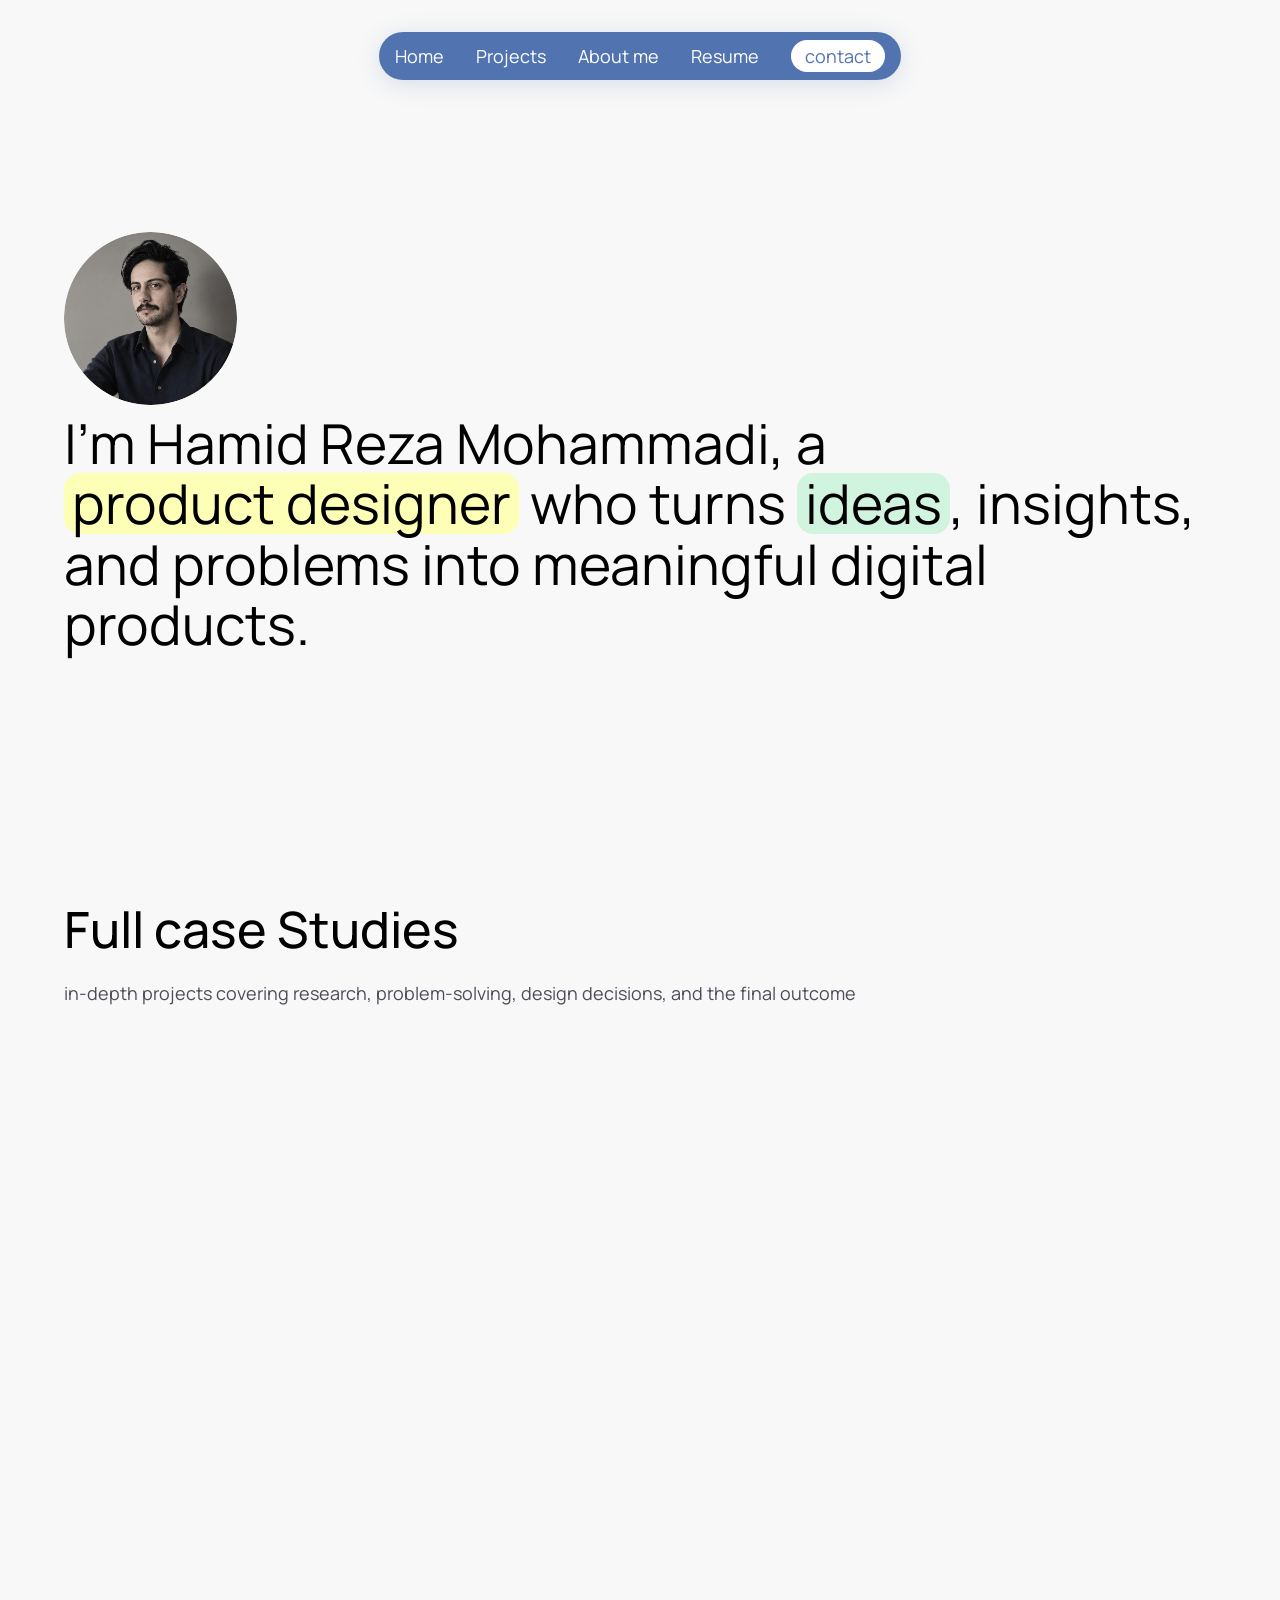
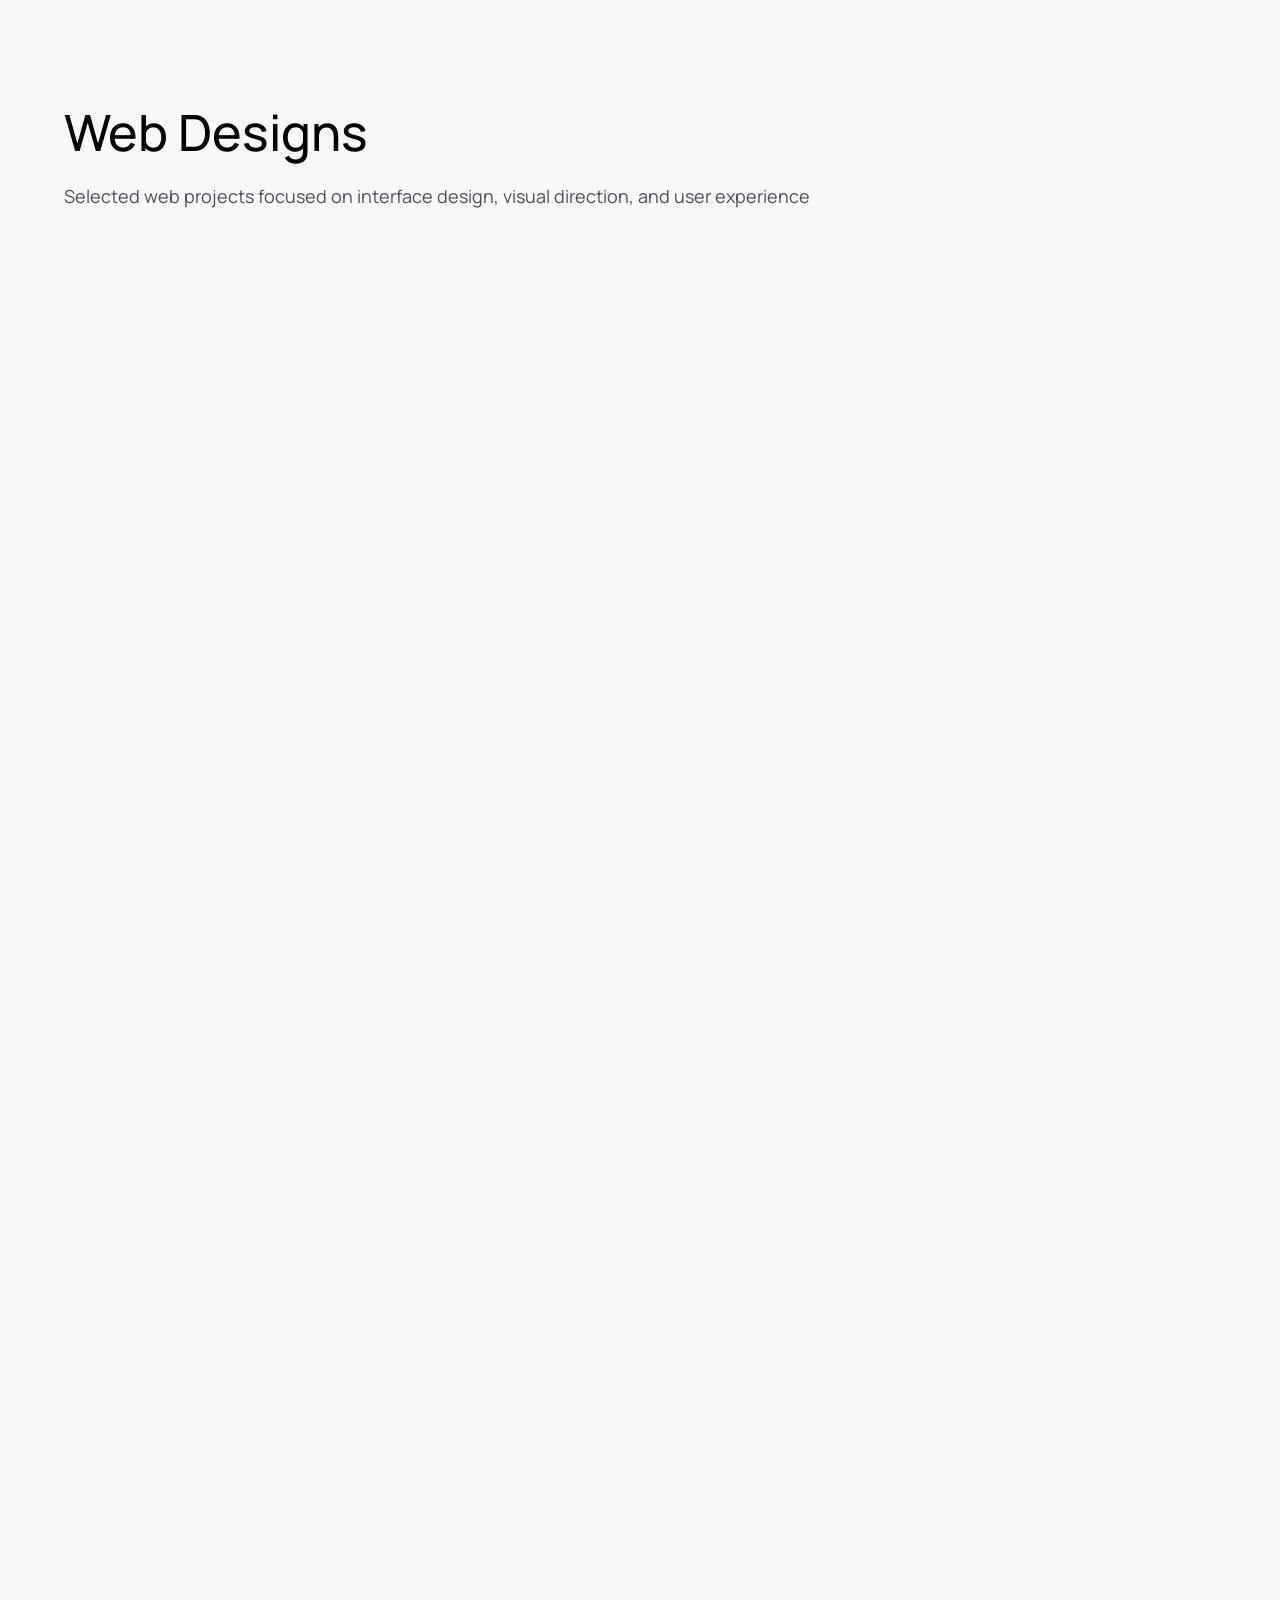
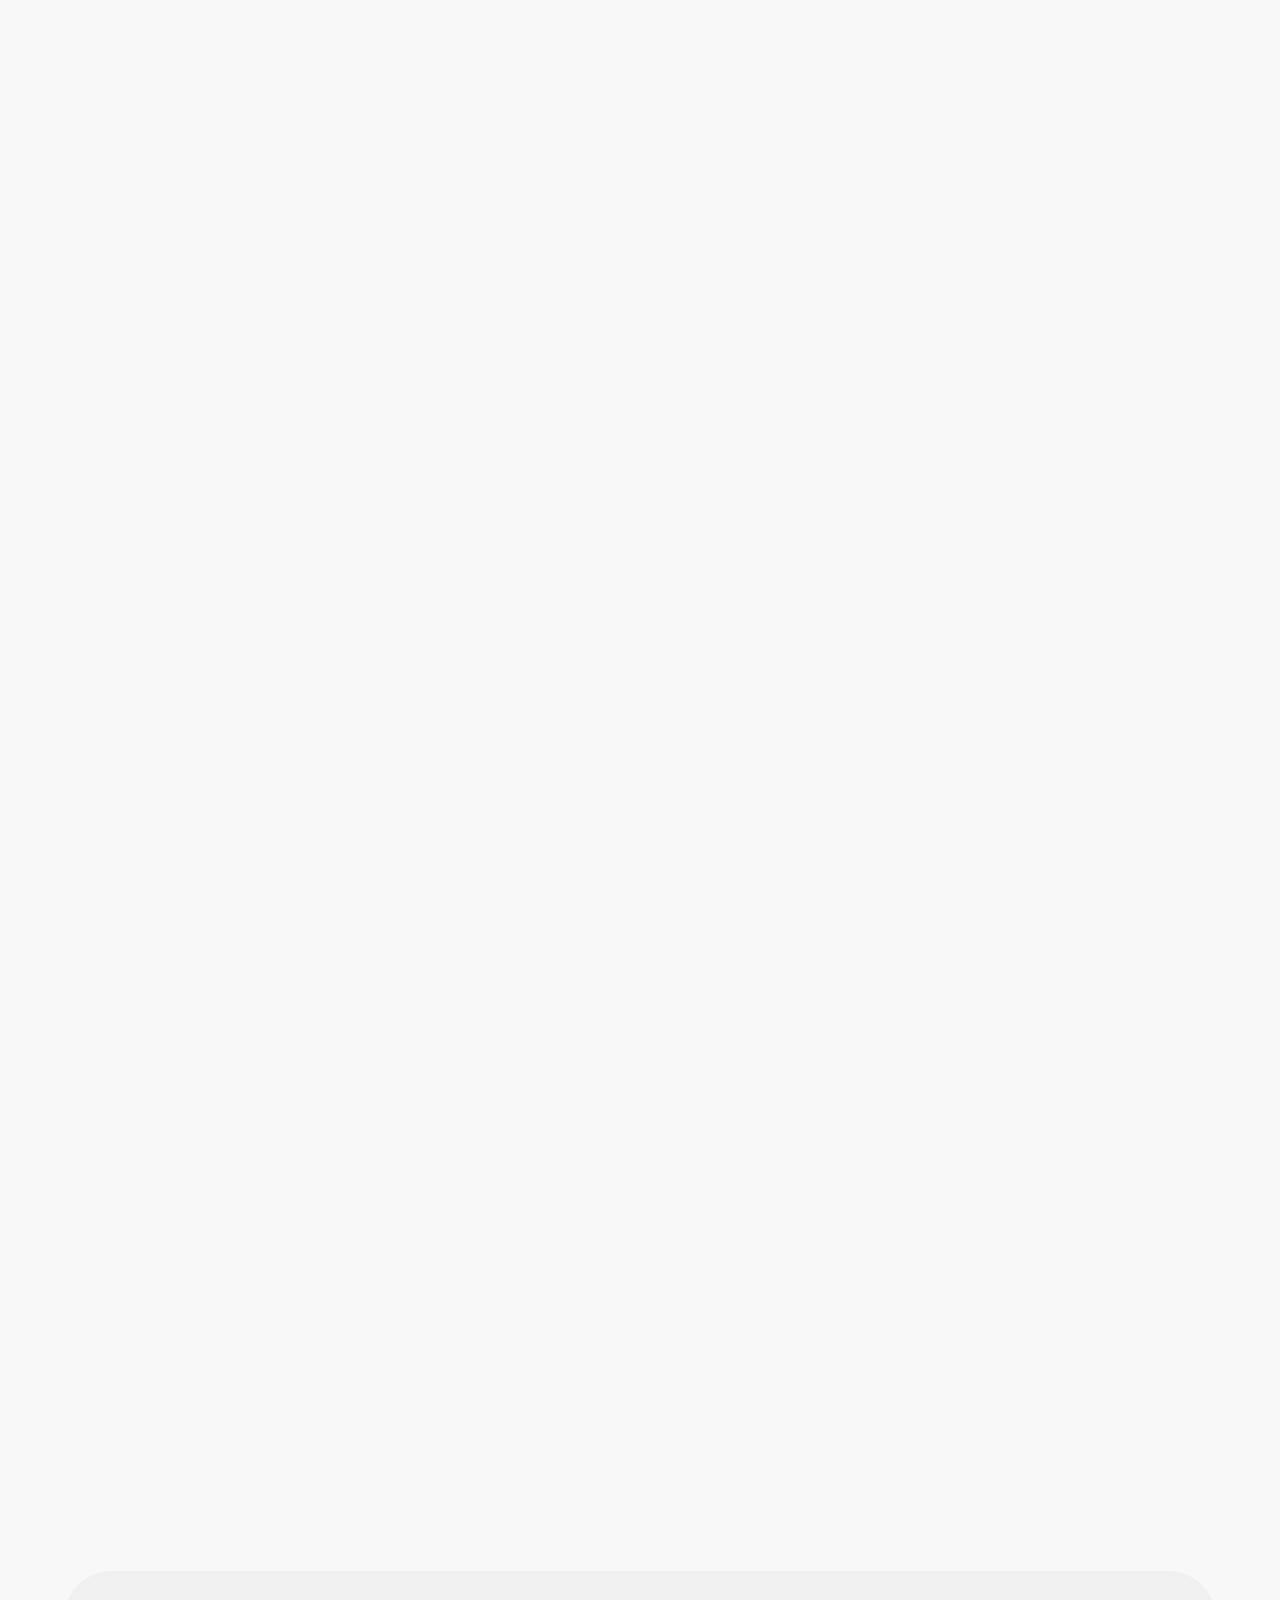
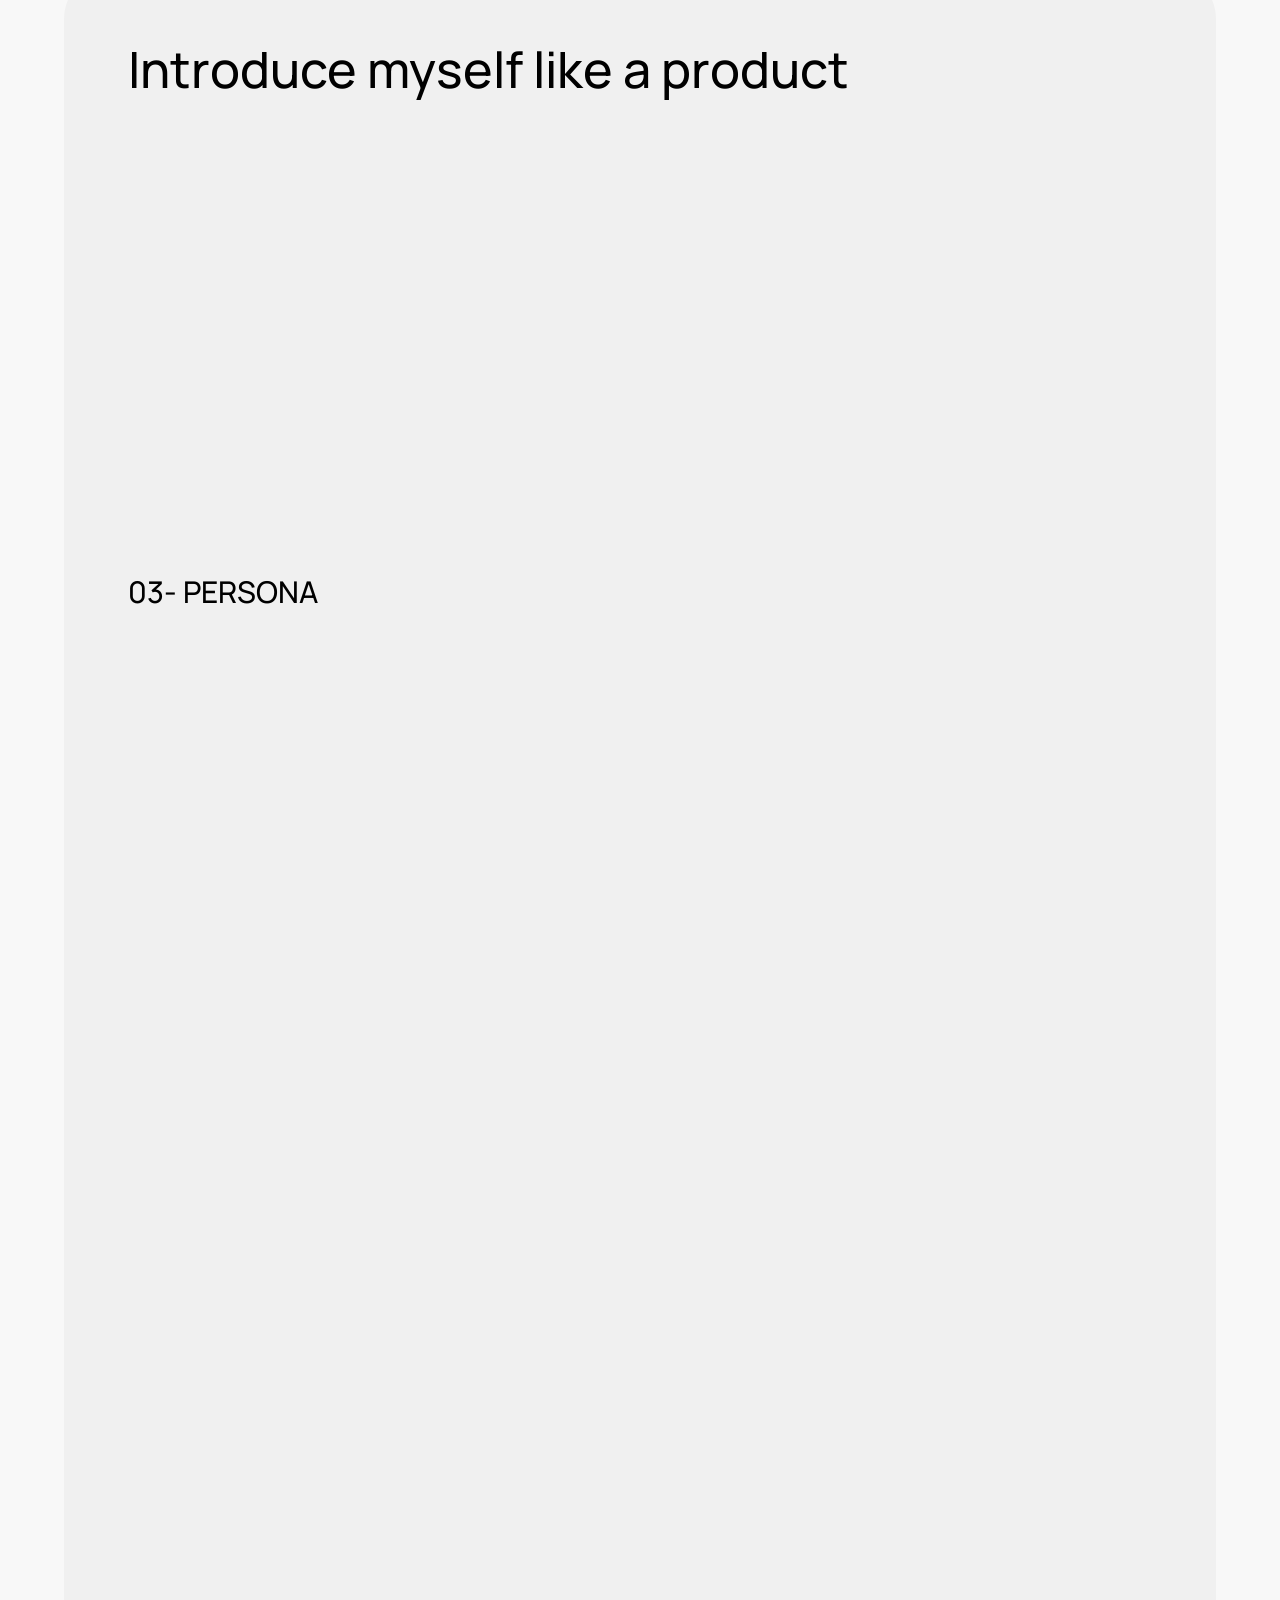
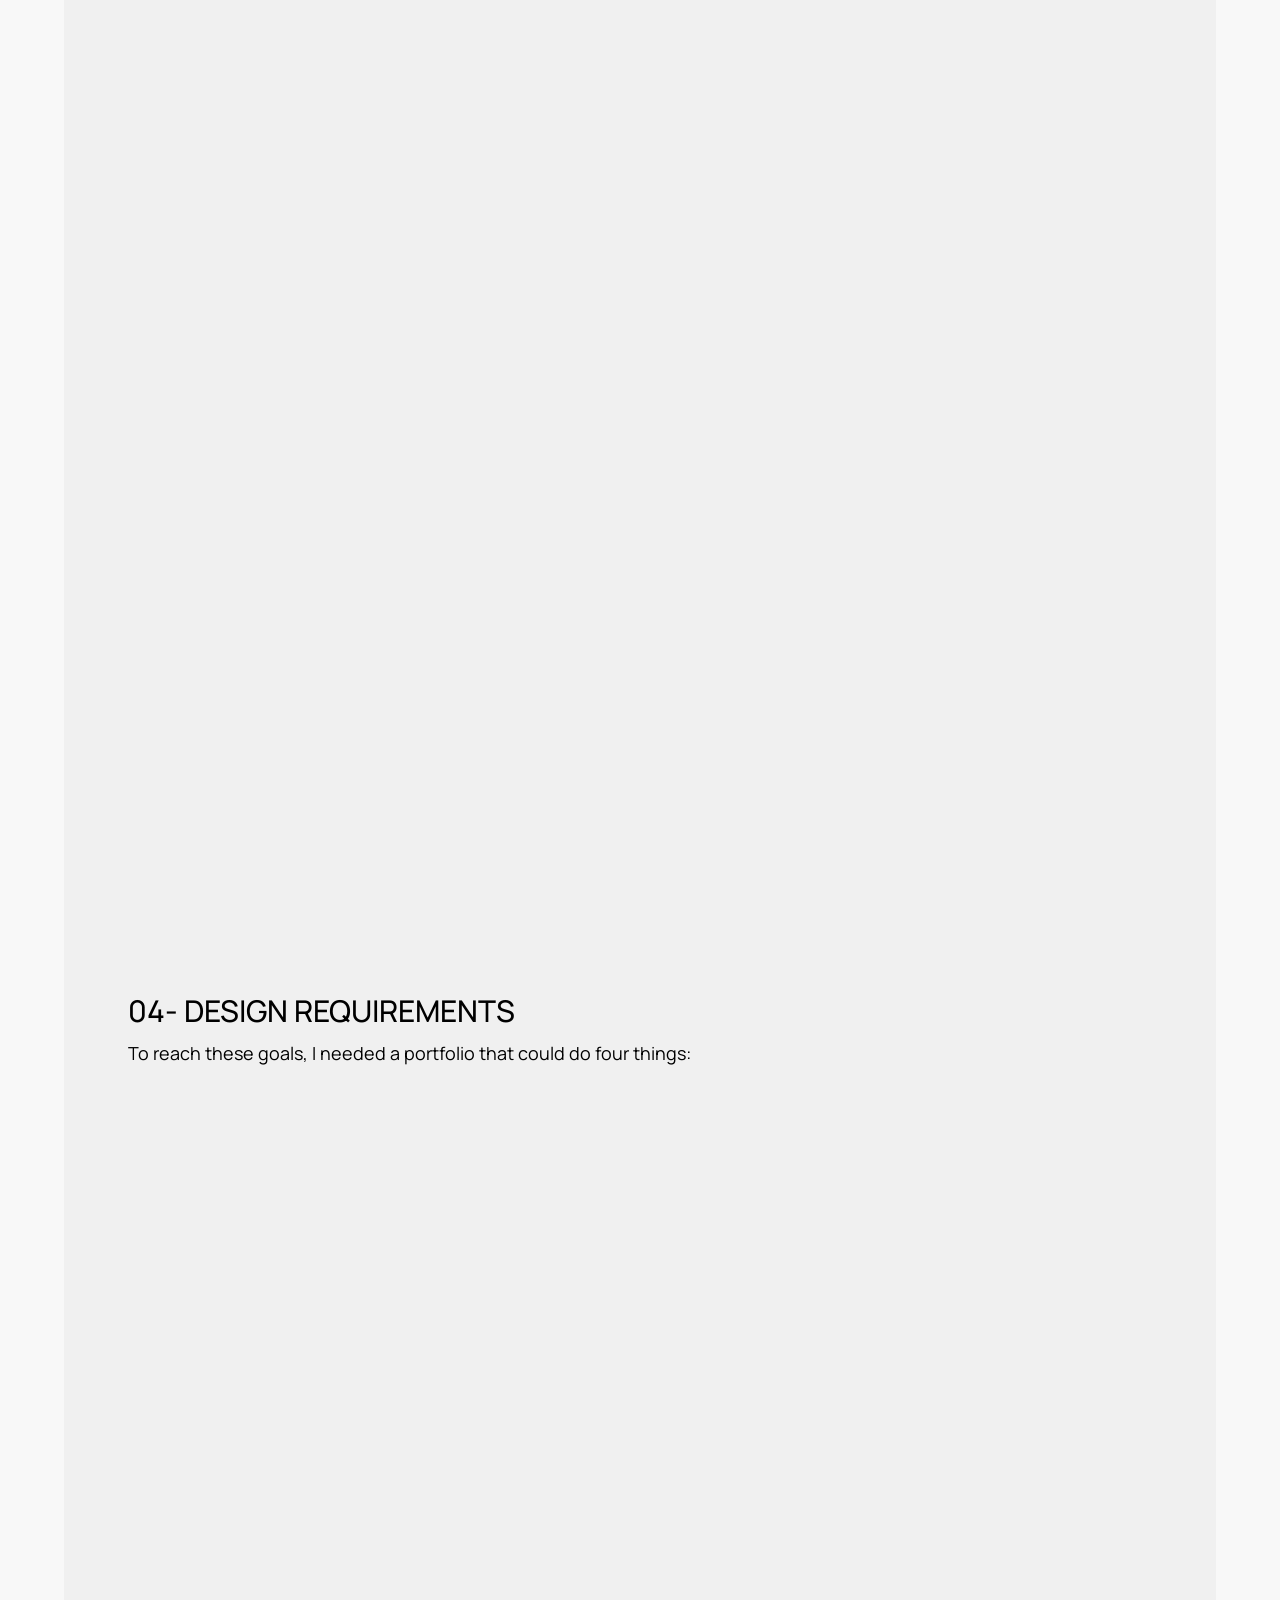
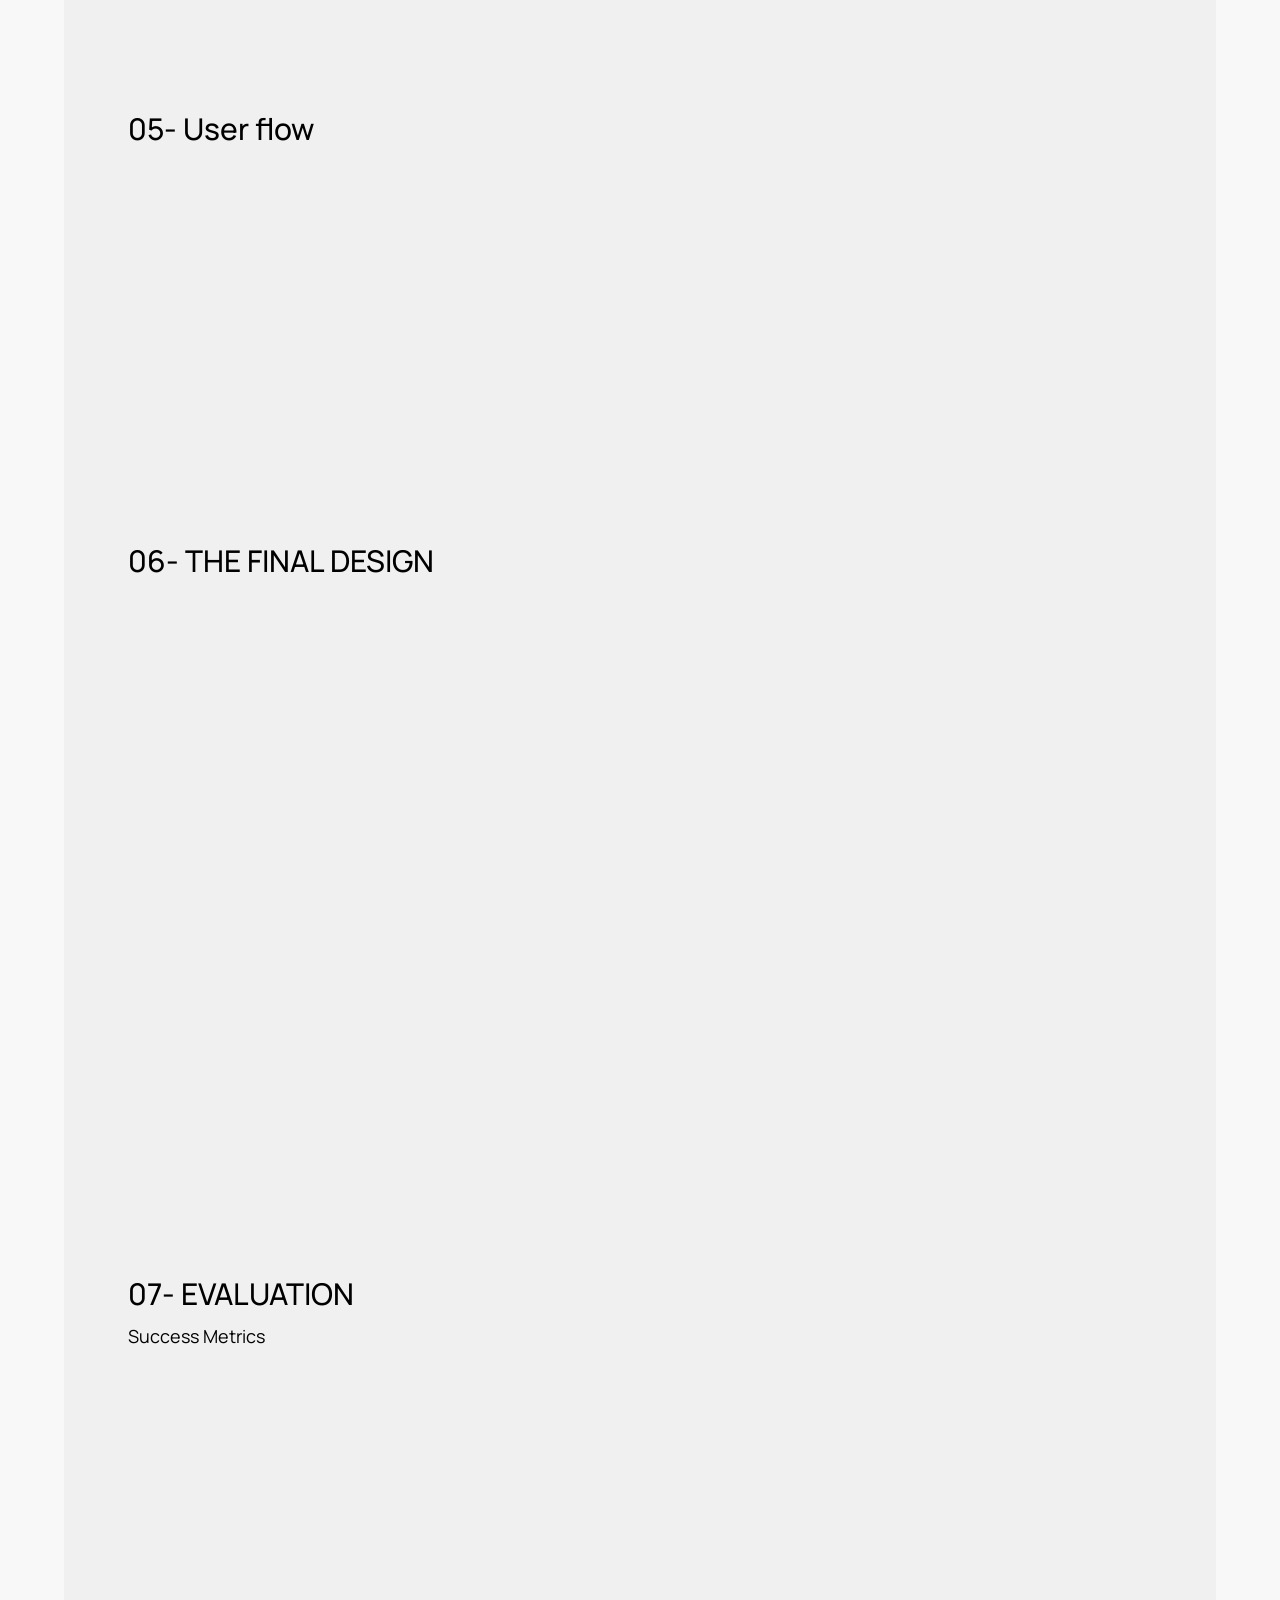
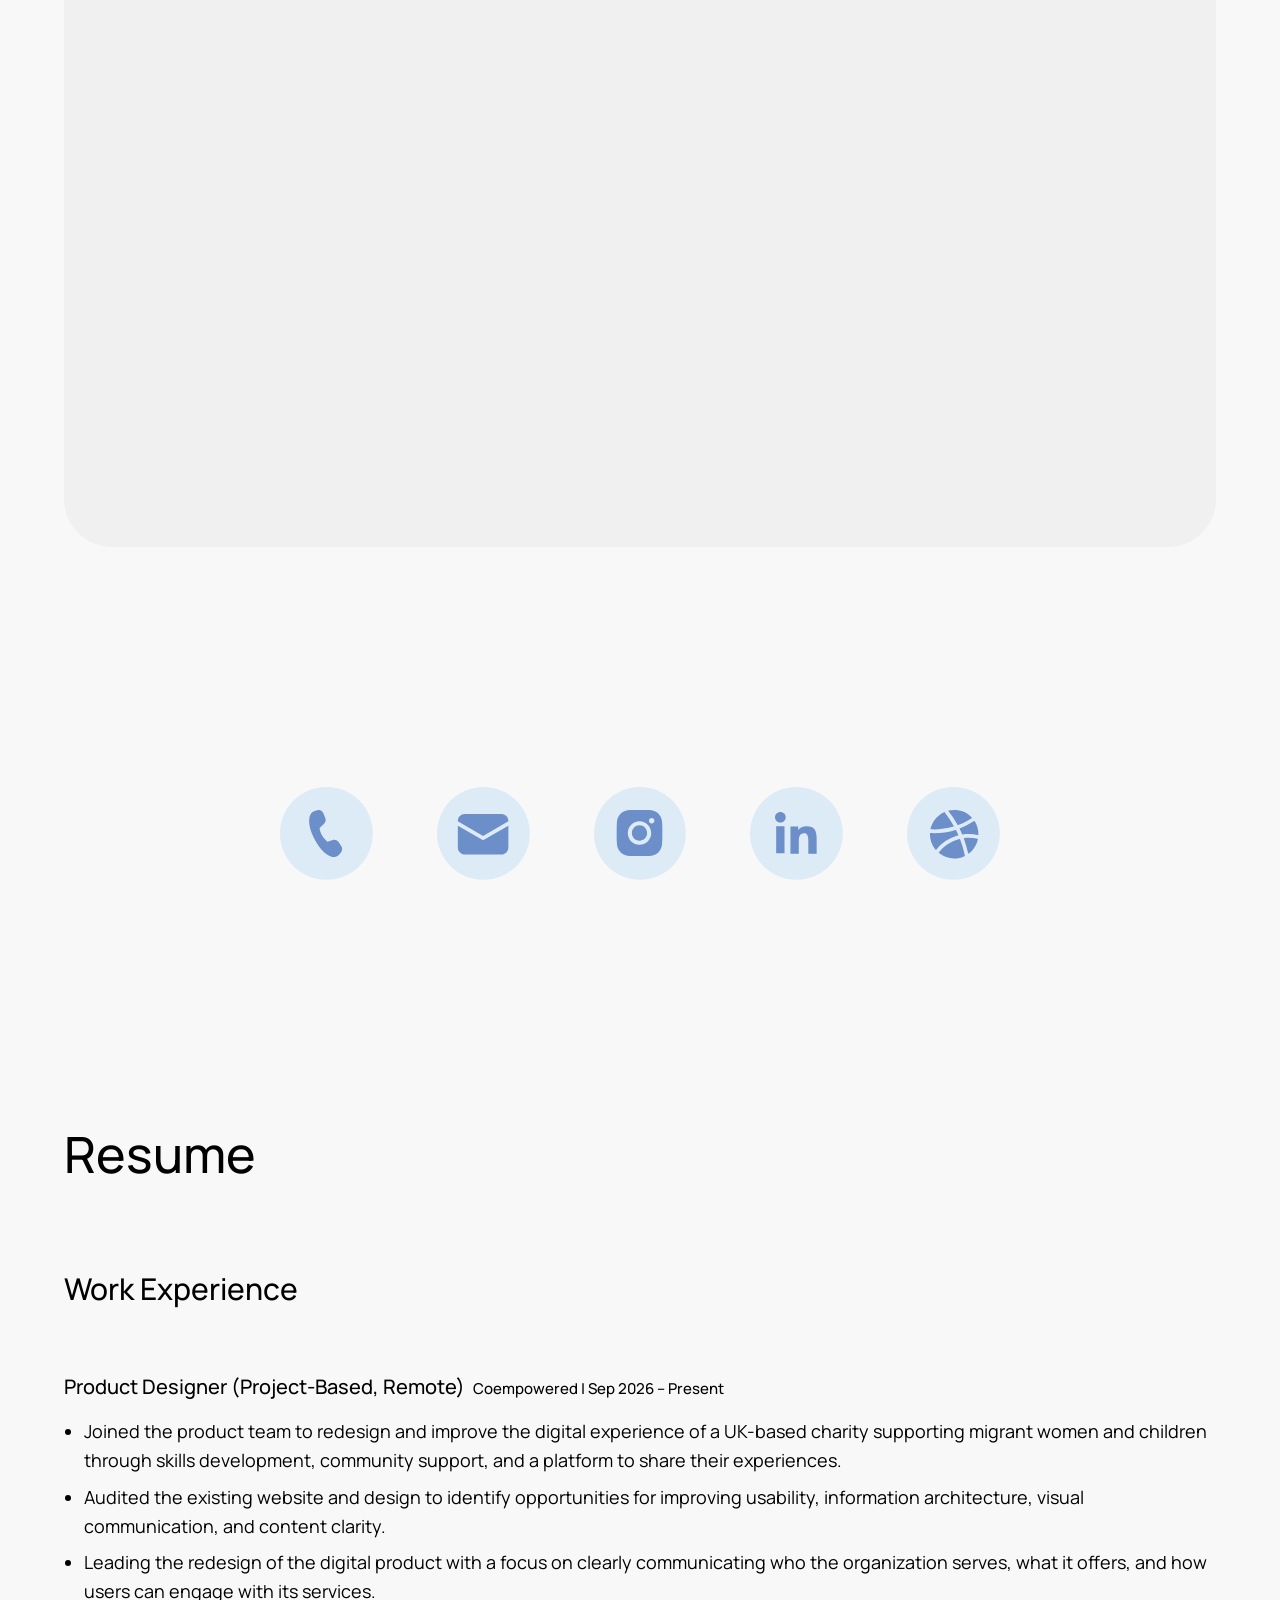
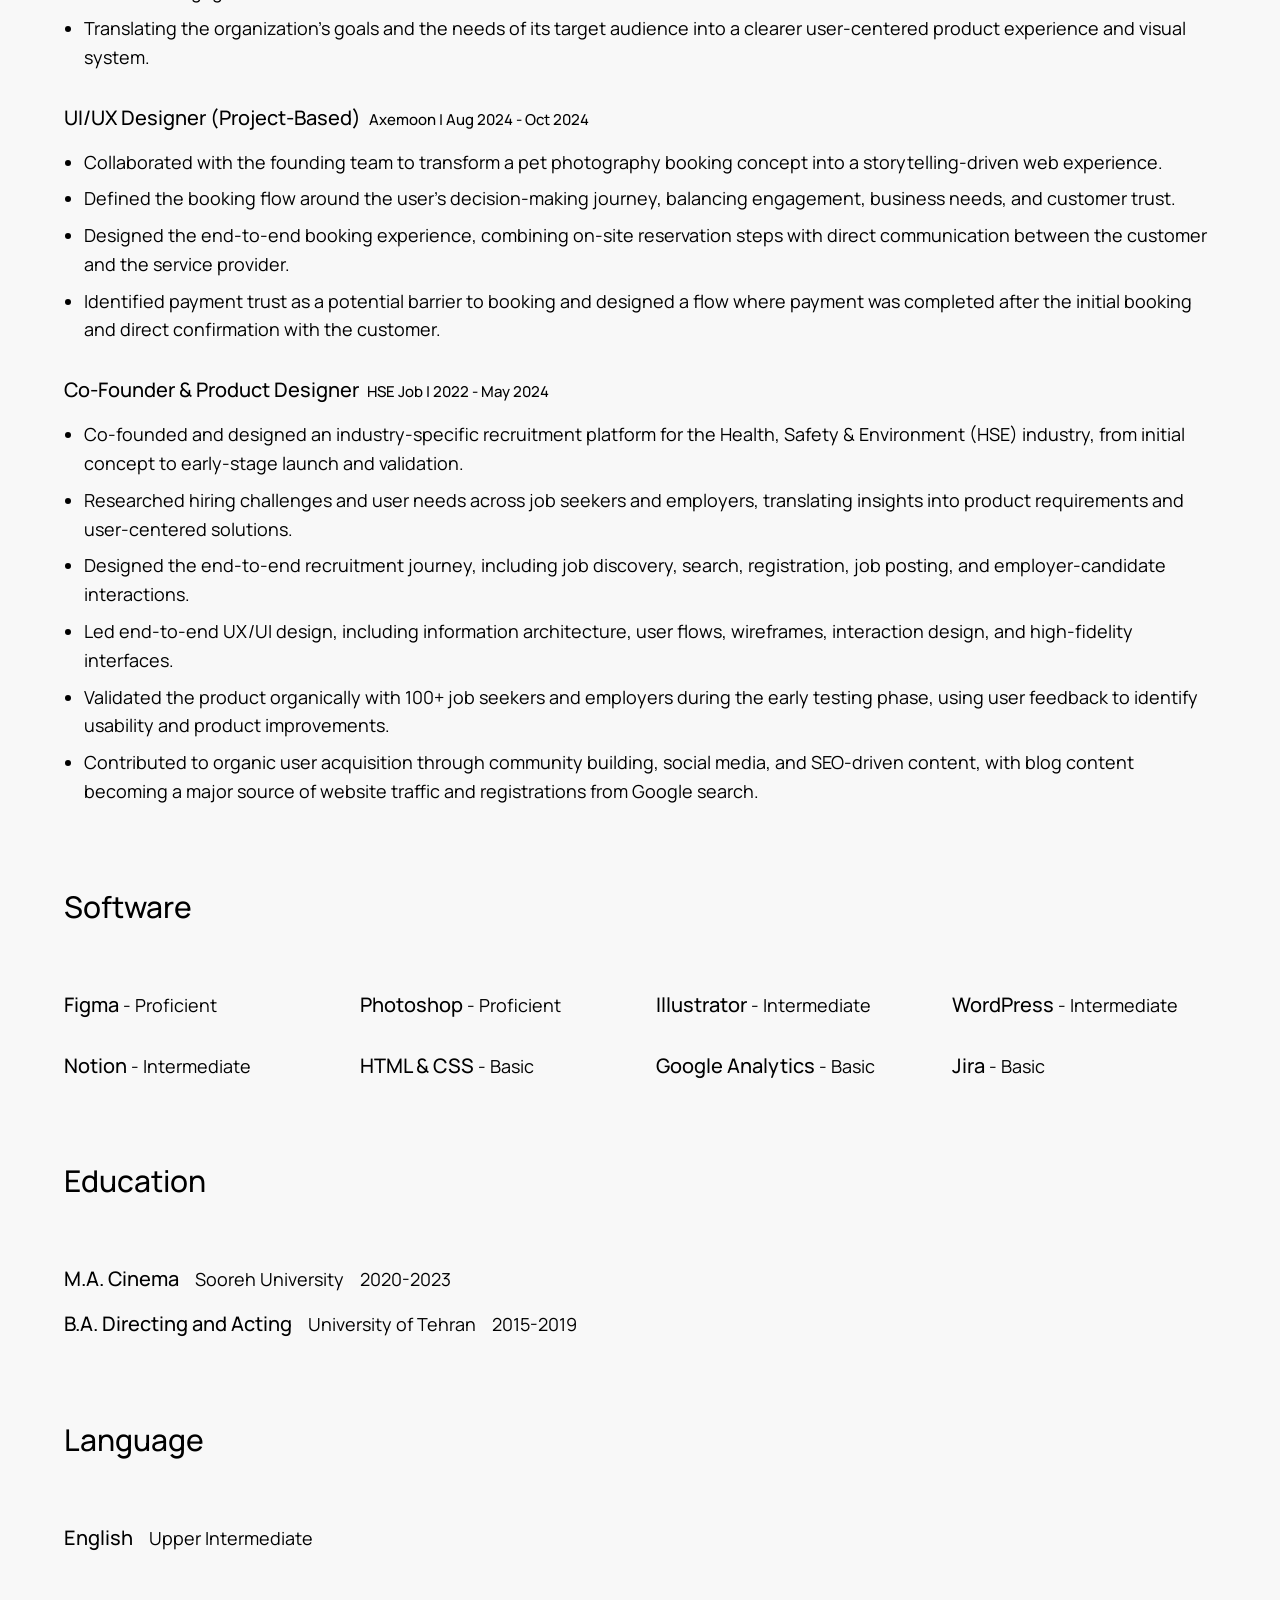
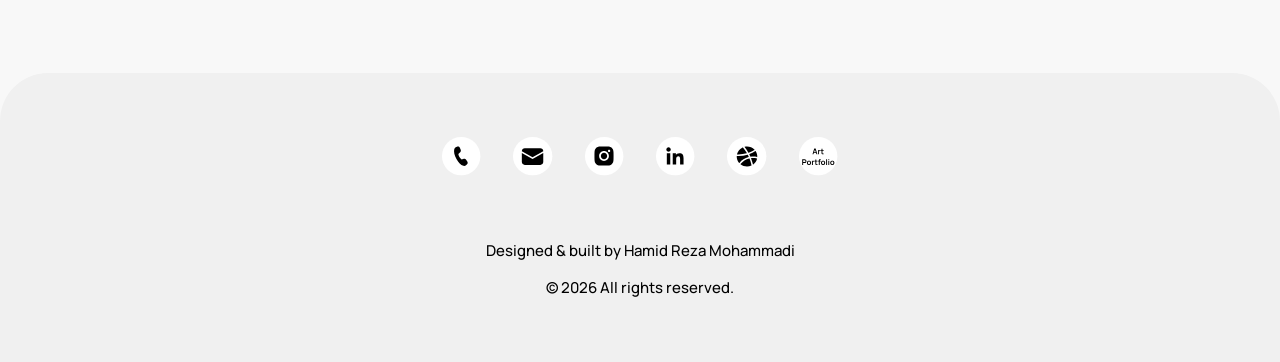
<file: index.html>
<!DOCTYPE html>
<html lang="en">
<head>
    <meta charset="UTF-8">
    <meta name="viewport" content="width=device-width, initial-scale=1.0">
    <title>Hamid Reza Mohammadi | Product Designer</title>
    <link rel="preconnect" href="https://fonts.googleapis.com">
    <link rel="preconnect" href="https://fonts.gstatic.com" crossorigin>
    <link href="https://fonts.googleapis.com/css2?family=Manrope:wght@400;500&display=swap" rel="stylesheet">
    <link rel="stylesheet" href="style.css">
</head>
<body>
       <!-- Navbar Section (Clean URL) -->
    <div class="navbar-wrapper">
        <nav class="main-navbar">
            <a href="./" class="nav-link">Home</a>
            <a href="./#case-studies" class="nav-link">Projects</a>
            <a href="./#about-product" class="nav-link">About me</a>
            <a href="./#resume" class="nav-link">Resume</a>
            <a href="./#contact" class="nav-btn">contact</a>
        </nav>
    </div>
    
    <!-- Hero Section -->
    <section class="hero-section">
        <div class="container">
            <div class="hero-content">
                <img src="assets/images/profile-image.webp" alt="Hamid Reza Mohammadi" class="profile-img">
                <h1 class="hero-text">
                    I'm Hamid Reza Mohammadi, a <span class="highlight-yellow">product designer</span> 
                    who turns <span class="highlight-green">ideas</span>, insights, and problems into 
                    meaningful digital products.
                </h1>
            </div>
        </div>
    </section>

    <!-- Full Case Studies Section -->
    <section class="case-studies-section" id="case-studies">
        <div class="container">
            <div class="section-header">
                <h2>Full case Studies</h2>
                <p>in-depth projects covering research, problem-solving, design decisions, and the final outcome</p>
            </div>
            
            <div class="projects-grid">
                <!-- Project 1 (New Tab) -->
                <a href="Torob-PLP-Redesign" target="_blank" class="project-card top-card">
                    <img src="assets/images/Torob-PLP-Redesign.webp" alt="Torob PLP Redesign" class="project-bg">
                    <div class="hover-overlay align-left">
                        <img src="assets/icons/open.svg" alt="Open" class="open-icon">
                        <span class="project-title">Redesigning Torob’s Product Listing Experience</span>
                    </div>
                </a>

                <!-- Project 2 (New Tab) -->
                <a href="Movie-night-generator" target="_blank" class="project-card top-card">
                    <img src="assets/images/Movie-night-generator.webp" alt="Movie Night Generator" class="project-bg">
                    <div class="hover-overlay align-left">
                        <img src="assets/icons/open.svg" alt="Open" class="open-icon">
                        <span class="project-title">Movie Night Generator; Personalized Movie Discovery</span>
                    </div>
                </a>

                                <!-- Project 3 (Windows) -->
                <a href="Windows-Control-Center-Concept" class="project-card bottom-card">
                    <picture>
                        <!-- در موبایل این عکس مربعی لود میشه -->
                        <source media="(max-width: 768px)" srcset="assets/images/Windows-Control-Center-Concept-small.webp">
                        <!-- در دسکتاپ این عکس مستطیلی لود میشه -->
                        <img src="assets/images/Windows-Control-Center-Concept.webp" alt="Windows 11 Lock Screen" class="project-bg">
                    </picture>
                    <div class="hover-overlay align-center">
                        <img src="assets/icons/open.svg" alt="Open" class="open-icon">
                        <span class="project-title">Windows 11 Lock Screen Control Center Concept</span>
                    </div>
                </a>
            </div>
        </div>
    </section>

    <!-- Web Designs Section -->
    <section class="web-designs-section">
        <div class="container">
            <div class="section-header">
                <h2>Web Designs</h2>
                <p>Selected web projects focused on interface design, visual direction, and user experience</p>
            </div>
            
            <div class="projects-grid">
                <!-- Project 1 (Same Tab) -->
                <a href="Gadget-grid" class="project-card square-card">
                    <img src="assets/images/Gadget-grid.webp" alt="Gadget Grid" class="project-bg">
                    <div class="hover-overlay align-left">
                        <img src="assets/icons/open.svg" alt="Open" class="open-icon">
                        <span class="project-title">Gadget Grid</span>
                    </div>
                </a>

                <!-- Project 2 (Same Tab) -->
                <a href="Axemoon" class="project-card square-card">
                    <img src="assets/images/Axemoon.webp" alt="Axemoon" class="project-bg">
                    <div class="hover-overlay align-left">
                        <img src="assets/icons/open.svg" alt="Open" class="open-icon">
                        <span class="project-title">Axemoon</span>
                    </div>
                </a>

                <!-- Project 3 (Same Tab) -->
                <a href="Capital-Fruit" class="project-card square-card">
                    <img src="assets/images/Capital-Fruit.webp" alt="Capital Fruit" class="project-bg">
                    <div class="hover-overlay align-left">
                        <img src="assets/icons/open.svg" alt="Open" class="open-icon">
                        <span class="project-title">Capital Fruit</span>
                    </div>
                </a>

                <!-- Project 4 (Same Tab) -->
                <a href="Aura" class="project-card square-card">
                    <img src="assets/images/Aura.webp" alt="Aura Design" class="project-bg">
                    <div class="hover-overlay align-left">
                        <img src="assets/icons/open.svg" alt="Open" class="open-icon">
                        <span class="project-title">Aura Design</span>
                    </div>
                </a>
            </div>
        </div>
    </section>
    <!-- Introduce Myself Like a Product Section -->
    <section class="about-product-section" id="about-product">
        <div class="container">
            <div class="product-wrapper">
                
                <!-- Main Title -->
                <h2 class="main-title">Introduce myself like a product</h2>

                <!-- 01 & 02: Problem and Goal -->
                <div class="grid-2 mb-80">
                    <div class="card-white">
                        <h3 class="card-title">01- THE PROBLEM</h3>
                        <p class="body-text mt-8">How do I introduce myself to the right people in a way that shows both what I can do and who I am – without turning this into another boring portfolio bio?</p>
                    </div>
                    <div class="card-white">
                        <h3 class="card-title">02- THE GOAL</h3>
                        <p class="body-text mt-8">Help a potential employer understand who I am, how I think, and what I bring to a team as quickly as possible – and hopefully make them curious enough to know me better.</p>
                    </div>
                </div>

                <!-- 03: Persona -->
                <div class="persona-section mb-80">
                    <h3 class="section-subtitle mb-64">03- PERSONA</h3>
                    
                    <!-- Biography Card -->
                    <div class="card-white mb-32">
                        <div class="bio-header">
                            <img src="assets/images/persona-image.webp" alt="Hamid Reza Mohammadi" class="bio-image">
                            <div class="bio-info">
                                <p>HAMID REZA MOHAMMADI</p>
                                <p>Age: 29</p>
                                <p>Background: Cinema - MA</p>
                                <p>Role: Product Designer</p>
                                <p>Based in: Tehran</p>
                            </div>
                        </div>
                        <div class="bio-description mt-32">
                            <p class="body-text">I have always been interested in creating ideas and discovering problems.<br>
                            During my undergraduate studies in Theatre, I moved toward dramaturgy because I wanted to understand how ideas are built, structured, and communicated — almost like being the architect of an idea.<br>
                            After COVID, I decided to start an online business of my own. I needed a website, so I trusted someone to design it for me. A few months later, I discovered that they had, well... slightly exaggerated their web design skills.<br>
                            So I started learning design myself.<br>
                            What began as a necessity gradually became a serious interest in web design, UI/UX, and eventually product design.<br>
                            My background in theatre and dramaturgy taught me to look beyond the obvious problem, understand different perspectives, and search for the story underneath the surface. Today, whenever I encounter a new problem, I get excited by one question:<br>
                            "How many different ways can I solve this?"</p>
                        </div>
                    </div>

                    <!-- Traits Grid (4 Cards) -->
                    <div class="grid-2">
                        <!-- Goals -->
                        <div class="trait-card bg-yellow">
                            <div class="trait-header">
                                <img src="assets/icons/goals-icon.svg" alt="Goals" class="trait-icon">
                                <h4>GOALS</h4>
                            </div>
                            <div class="trait-content">
                                <p class="body-text">Solve meaningful problems through design.</p>
                                <p class="body-text">Turn ideas and insights into useful digital products.</p>
                                <p class="body-text">Keep learning and expanding my design skills.</p>
                                <p class="body-text">Work with experienced people and learn from them.</p>
                                <p class="body-text">Build products that are both functional and thoughtfully designed.</p>
                                <p class="body-text">Meet more people from the professional design community.</p>
                            </div>
                        </div>

                        <!-- Needs -->
                        <div class="trait-card bg-green">
                            <div class="trait-header">
                                <img src="assets/icons/needs-icon.svg" alt="Needs" class="trait-icon">
                                <h4>NEEDS</h4>
                            </div>
                            <div class="trait-content">
                                <p class="body-text">Opportunities to work on real product problems.</p>
                                <p class="body-text">Feedback from experienced designers and teams.</p>
                                <p class="body-text">A space where I can experiment, learn, and contribute.</p>
                                <p class="body-text">People who value curiosity, ideas, and problem-solving.</p>
                                <p class="body-text">A chance to show not only what I can design, but how I think.</p>
                            </div>
                        </div>

                        <!-- Motivations -->
                        <div class="trait-card bg-blue">
                            <div class="trait-header">
                                <img src="assets/icons/motivations-icon.svg" alt="Motivations" class="trait-icon">
                                <h4>MOTIVATIONS</h4>
                            </div>
                            <div class="trait-content">
                                <div class="motivation-item">
                                    <span class="body-title">Curiosity</span>
                                    <span class="body-text">I enjoy discovering how things work and why problems exist.</span>
                                </div>
                                <div class="motivation-item">
                                    <span class="body-title">Creating Ideas</span>
                                    <span class="body-text">Coming up with different possibilities is one of the parts of design I enjoy most.</span>
                                </div>
                                <div class="motivation-item">
                                    <span class="body-title">Problem Solving</span>
                                    <span class="body-text">A new problem feels less like an obstacle and more like an invitation to think.</span>
                                </div>
                                <div class="motivation-item">
                                    <span class="body-title">People & Culture</span>
                                    <span class="body-text">I enjoy meeting new people, making new friends, and learning from different perspectives.</span>
                                </div>
                                <div class="motivation-item">
                                    <span class="body-title">Art & Cinema</span>
                                    <span class="body-text">I still spend a lot of my time around films, theatre, and other forms of art. Apparently, I never really left.</span>
                                </div>
                            </div>
                        </div>

                        <!-- Pain Points -->
                        <div class="trait-card bg-cyan">
                            <div class="trait-header">
                                <img src="assets/icons/pain-icon.svg" alt="Pain Points" class="trait-icon">
                                <h4>PAIN POINTS</h4>
                            </div>
                            <div class="trait-content">
                                <p class="body-text">Sometimes I have been too modest about my own work.</p>
                                <p class="body-text">My background is not the most conventional path into product design.</p>
                                <p class="body-text">I have often had to explain how theatre, dramaturgy, and design connect.</p>
                                <p class="body-text">Getting my work in front of the right people has not always been easy.</p>
                            </div>
                        </div>
                    </div>
                </div>

                <!-- 04: Design Requirements -->
                <div class="requirements-section mb-80">
                    <div class="section-header-inline mb-64">
                        <h3 class="section-subtitle">04- DESIGN REQUIREMENTS</h3>
                        <p class="body-text mt-8">To reach these goals, I needed a portfolio that could do four things:</p>
                    </div>
                    <div class="card-white">
                        <p class="body-text">
                            <span class="body-title">01 — Show the work</span><br>Make my projects easy to discover and understand.<br><br>
                            <span class="body-title">02 — Tell the story</span><br>Present my background, experience, and the way I think — not just the final designs.<br><br>
                            <span class="body-title">03 — Introduce the person behind the work</span><br>Create an About section that gives people the information they need while still feeling personal and engaging.<br><br>
                            <span class="body-title">04 — Make contact easy</span><br>Give visitors a clear and simple way to get in touch with me.<br><br>
                            <span class="body-title">The idea</span><br>A portfolio should not only answer "What can Hamid design?"<br>It should also answer: "Who is Hamid, how does he think, and would I like to work with him?"
                        </p>
                    </div>
                </div>

                               <!-- 05: User Flow -->
                <div class="userflow-section py-80">
                    <h3 class="section-subtitle mb-64">05- User flow</h3>
                    <picture>
                        <!-- در موبایل این عکس لود میشه -->
                        <source media="(max-width: 768px)" srcset="assets/images/user-flow-mobile.webp">
                        <!-- در دسکتاپ این عکس لود میشه -->
                        <img src="assets/images/user-flow.webp" alt="User Flow" class="full-width-image">
                    </picture>
                </div>

                <!-- 06: The Final Design -->
                <div class="final-design-section mb-80">
                    <h3 class="section-subtitle mb-64">06- THE FINAL DESIGN</h3>
                    <div class="final-box">
                        <img src="assets/icons/final-icon.svg" alt="Star" class="final-icon">
                        <p class="final-text">And now, you're looking at it.<br>Welcome to the final product.</p>
                        <img src="assets/icons/final-icon.svg" alt="Star" class="final-icon">
                    </div>
                </div>

                <!-- 07: Evaluation -->
                <div class="evaluation-section mb-80">
                    <div class="section-header-inline mb-64">
                        <h3 class="section-subtitle">07- EVALUATION</h3>
                        <p class="body-text mt-8">Success Metrics</p>
                    </div>
                    
                    <div class="charts-wrapper">
                        <img src="assets/images/charts.webp" alt="Charts Background" class="charts-bg">
                        <div class="charts-overlay">
                            <img src="assets/icons/lock-icon.svg" alt="Lock" class="lock-icon">
                            <p class="body-text text-center">The numbers are waiting for their next collaborator.<br>Want to help complete the data?<br>Let's work together.</p>
                            <a href="#contact" class="btn-primary">Contact</a>
                        </div>
                    </div>
                </div>

            </div> <!-- End of product-wrapper -->
        </div>
    </section>
        <!-- Contact Section -->
    <section class="contact-section" id="contact">
        <div class="container">
            <div class="contact-icons">
                <a href="tel:00989358502657" target="_blank">
                    <img src="assets/icons/call-icon.svg" alt="Call">
                </a>
                <a href="mailto:hamid.r.mod@gmail.com" target="_blank">
                    <img src="assets/icons/mail-icon.svg" alt="Mail">
                </a>
                <a href="https://www.instagram.com/hamidrezamohammadiii?utm_source=qr&stkn=MTdydDBqcDg3eDZncQ==" target="_blank">
                    <img src="assets/icons/instagram-icon.svg" alt="Instagram">
                </a>
                <a href="https://linkedin.com/in/hamidrezamd" target="_blank">
                    <img src="assets/icons/linkedin-icon.svg" alt="LinkedIn">
                </a>
                <a href="https://dribbble.com/hamidrezamhm" target="_blank">
                    <img src="assets/icons/dribbble-icon.svg" alt="Dribbble">
                </a>
            </div>
        </div>
    </section>

    <!-- Resume Section -->
    <section class="resume-section" id="resume">
        <div class="container">
            <h2 class="resume-main-title">Resume</h2>
            
            <div class="resume-content">
                
                <!-- Work Experience -->
                <div class="resume-block">
                    <h3 class="resume-subtitle">Work Experience</h3>
                    
                    <!-- Job 1 -->
                    <div class="job-item">
                        <div class="job-header">
                            <h5>Product Designer (Project-Based, Remote)</h5>
                            <span class="job-meta">Coempowered | Sep 2026 – Present</span>
                        </div>
                        <ul class="job-desc body-text">
                            <li>Joined the product team to redesign and improve the digital experience of a UK-based charity supporting migrant women and children through skills development, community support, and a platform to share their experiences.</li>
                            <li>Audited the existing website and design to identify opportunities for improving usability, information architecture, visual communication, and content clarity.</li>
                            <li>Leading the redesign of the digital product with a focus on clearly communicating who the organization serves, what it offers, and how users can engage with its services.</li>
                            <li>Translating the organization's goals and the needs of its target audience into a clearer user-centered product experience and visual system.</li>
                        </ul>
                    </div>

                    <!-- Job 2 -->
                    <div class="job-item">
                        <div class="job-header">
                            <h5>UI/UX Designer (Project-Based)</h5>
                            <span class="job-meta">Axemoon | Aug 2024 - Oct 2024</span>
                        </div>
                        <ul class="job-desc body-text">
                            <li>Collaborated with the founding team to transform a pet photography booking concept into a storytelling-driven web experience.</li>
                            <li>Defined the booking flow around the user's decision-making journey, balancing engagement, business needs, and customer trust.</li>
                            <li>Designed the end-to-end booking experience, combining on-site reservation steps with direct communication between the customer and the service provider.</li>
                            <li>Identified payment trust as a potential barrier to booking and designed a flow where payment was completed after the initial booking and direct confirmation with the customer.</li>
                        </ul>
                    </div>

                    <!-- Job 3 -->
                    <div class="job-item">
                        <div class="job-header">
                            <h5>Co-Founder & Product Designer</h5>
                            <span class="job-meta">HSE Job | 2022 - May 2024</span>
                        </div>
                        <ul class="job-desc body-text">
                            <li>Co-founded and designed an industry-specific recruitment platform for the Health, Safety & Environment (HSE) industry, from initial concept to early-stage launch and validation.</li>
                            <li>Researched hiring challenges and user needs across job seekers and employers, translating insights into product requirements and user-centered solutions.</li>
                            <li>Designed the end-to-end recruitment journey, including job discovery, search, registration, job posting, and employer-candidate interactions.</li>
                            <li>Led end-to-end UX/UI design, including information architecture, user flows, wireframes, interaction design, and high-fidelity interfaces.</li>
                            <li>Validated the product organically with 100+ job seekers and employers during the early testing phase, using user feedback to identify usability and product improvements.</li>
                            <li>Contributed to organic user acquisition through community building, social media, and SEO-driven content, with blog content becoming a major source of website traffic and registrations from Google search.</li>
                        </ul>
                    </div>
                </div>

                <!-- Software -->
                <div class="resume-block">
                    <h3 class="resume-subtitle">Software</h3>
                    <div class="software-grid">
                        <div class="software-item"><h5>Figma</h5><span class="body-text"> - Proficient</span></div>
                        <div class="software-item"><h5>Photoshop</h5><span class="body-text"> - Proficient</span></div>
                        <div class="software-item"><h5>Illustrator</h5><span class="body-text"> - Intermediate</span></div>
                        <div class="software-item"><h5>WordPress</h5><span class="body-text"> - Intermediate</span></div>
                        <div class="software-item"><h5>Notion</h5><span class="body-text"> - Intermediate</span></div>
                        <div class="software-item"><h5>HTML & CSS</h5><span class="body-text"> - Basic</span></div>
                        <div class="software-item"><h5>Google Analytics</h5><span class="body-text"> - Basic</span></div>
                        <div class="software-item"><h5>Jira</h5><span class="body-text"> - Basic</span></div>
                    </div>
                </div>

                <!-- Education -->
                <div class="resume-block">
                    <h3 class="resume-subtitle">Education</h3>
                    <div class="list-container">
                        <div class="list-item">
                            <h5>M.A. Cinema</h5>
                            <span class="body-text">Sooreh University</span>
                            <span class="body-text">2020-2023</span>
                        </div>
                        <div class="list-item">
                            <h5>B.A. Directing and Acting</h5>
                            <span class="body-text">University of Tehran</span>
                            <span class="body-text">2015-2019</span>
                        </div>
                    </div>
                </div>

                <!-- Language -->
                <div class="resume-block">
                    <h3 class="resume-subtitle">Language</h3>
                    <div class="list-container">
                        <div class="list-item">
                            <h5>English</h5>
                            <span class="body-text">Upper Intermediate</span>
                        </div>
                    </div>
                </div>

            </div>
        </div>
    </section>

        <!-- Footer Section -->
    <footer class="site-footer">
        <div class="container">
            <div class="footer-content">
                
                <!-- Footer Icons -->
                <div class="footer-icons">
                    <a href="tel:00989358502657" target="_blank">
                        <img src="assets/icons/footer-call.svg" alt="Call">
                    </a>
                    <a href="mailto:hamid.r.mod@gmail.com" target="_blank">
                        <img src="assets/icons/footer-mail.svg" alt="Mail">
                    </a>
                    <a href="https://www.instagram.com/hamidrezamohammadiii?utm_source=qr&stkn=MTdydDBqcDg3eDZncQ==" target="_blank">
                        <img src="assets/icons/footer-instagram.svg" alt="Instagram">
                    </a>
                    <a href="https://linkedin.com/in/hamidrezamd" target="_blank">
                        <img src="assets/icons/footer-linkedin.svg" alt="LinkedIn">
                    </a>
                    <a href="https://dribbble.com/hamidrezamhm" target="_blank">
                        <img src="assets/icons/footer-dribbble.svg" alt="Dribbble">
                    </a>
                    <!-- لینک آیکون ششم رو هر زمان خواستی به جای # قرار بده -->
                    <a href="https://hamidrezamod.github.io/art" target="_blank">
                        <img src="assets/icons/footer-art.svg" alt="Art Portfolio">
                    </a>
                </div>

                <!-- Footer Text -->
                <div class="footer-text">
                    <p>Designed & built by Hamid Reza Mohammadi</p>
                    <p>© 2026 All rights reserved.</p>
                </div>

            </div>
        </div>
    </footer>
      
    <!-- فایل اصلی جاوا اسکریپت خودمان -->
    <script src="main.js"></script>
</body>
</html>
        <!-- اتصال فایل جاوا اسکریپت -->
    <script src="main.js"></script>
</body>
</html>

</body>
</html>
</file>
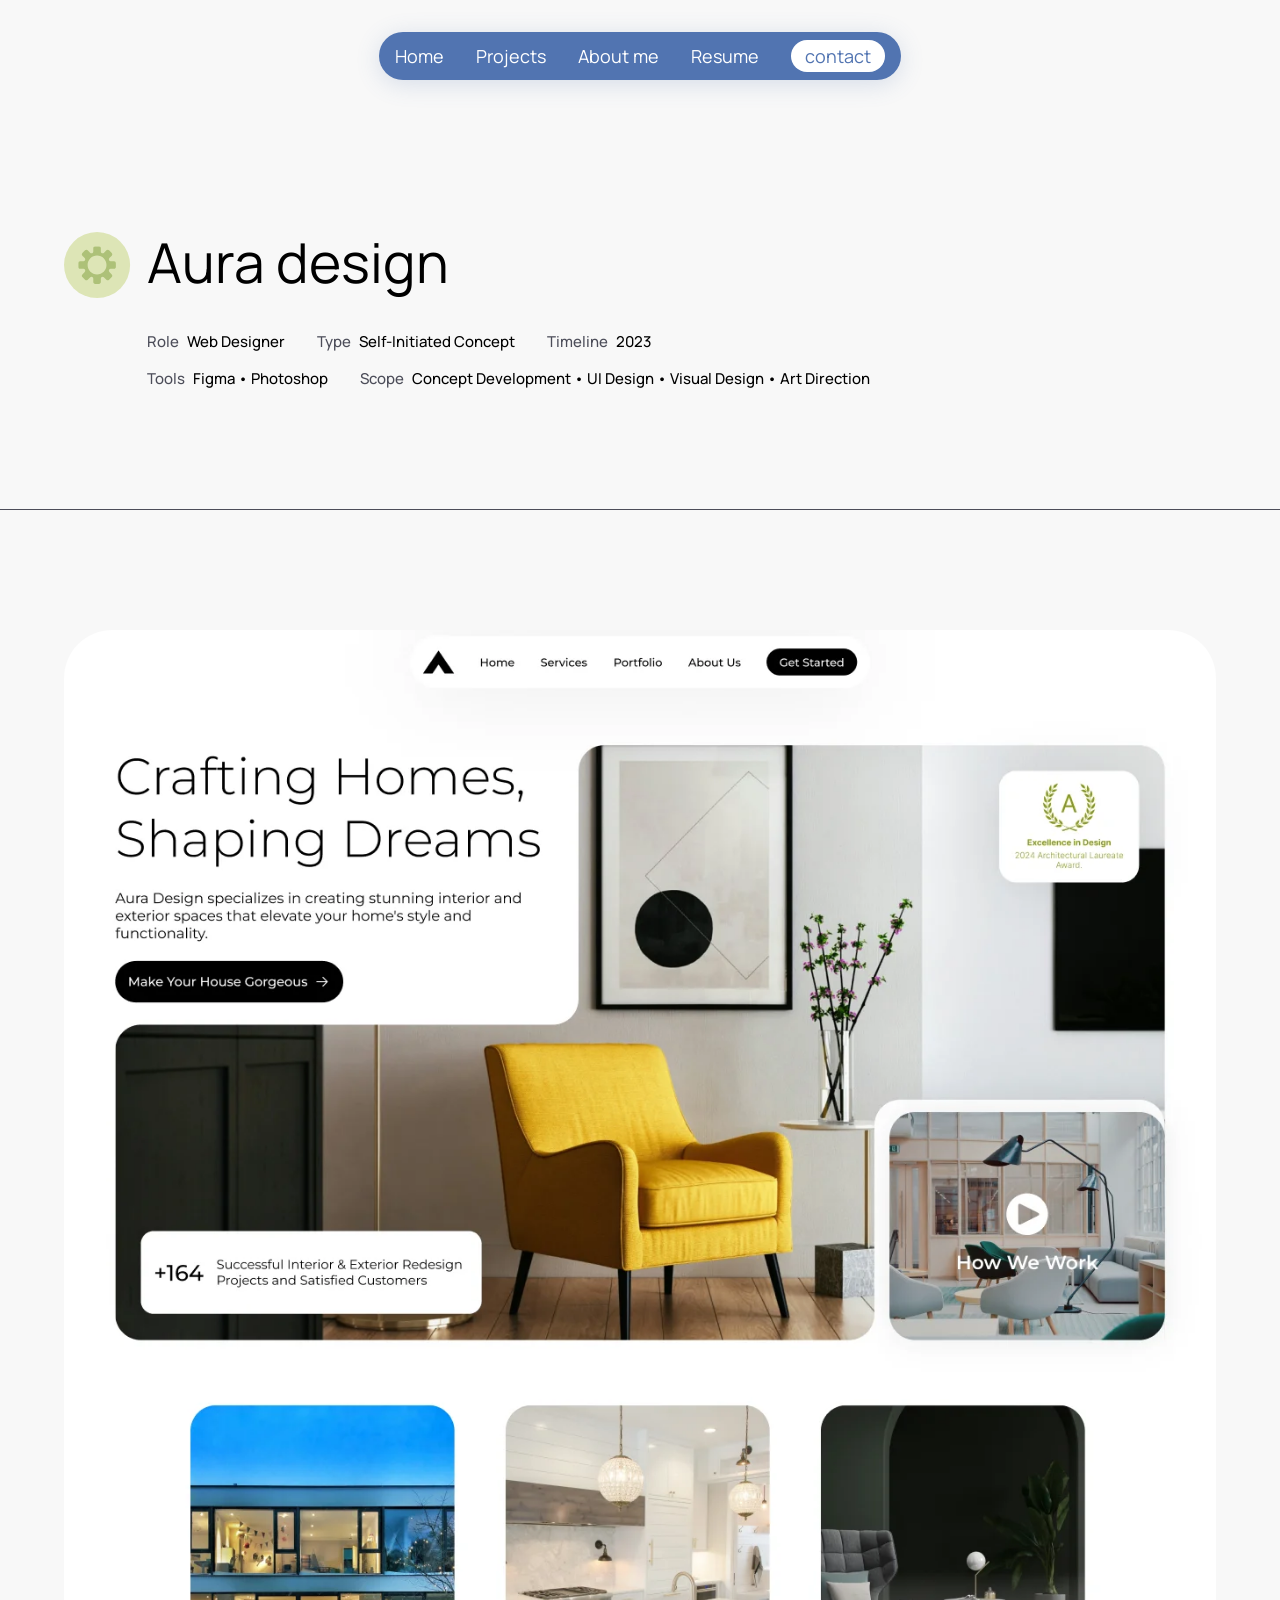
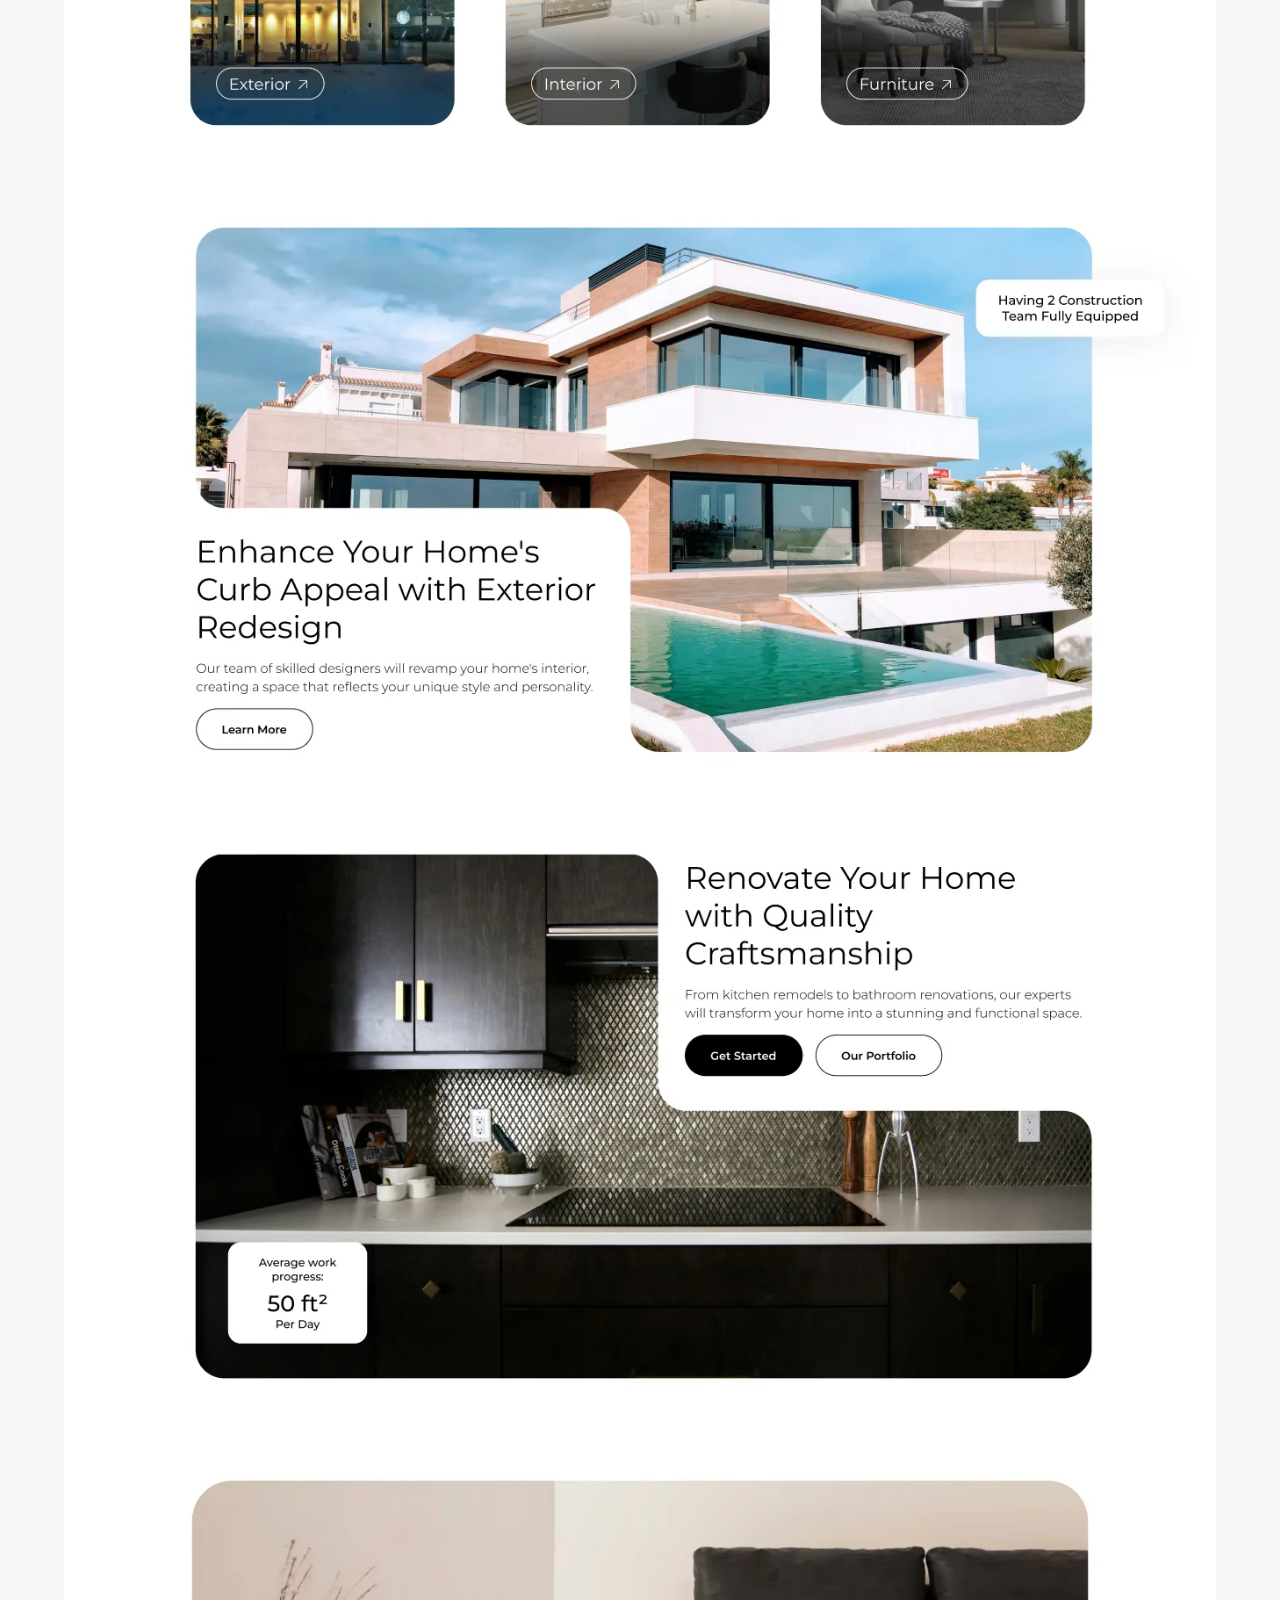
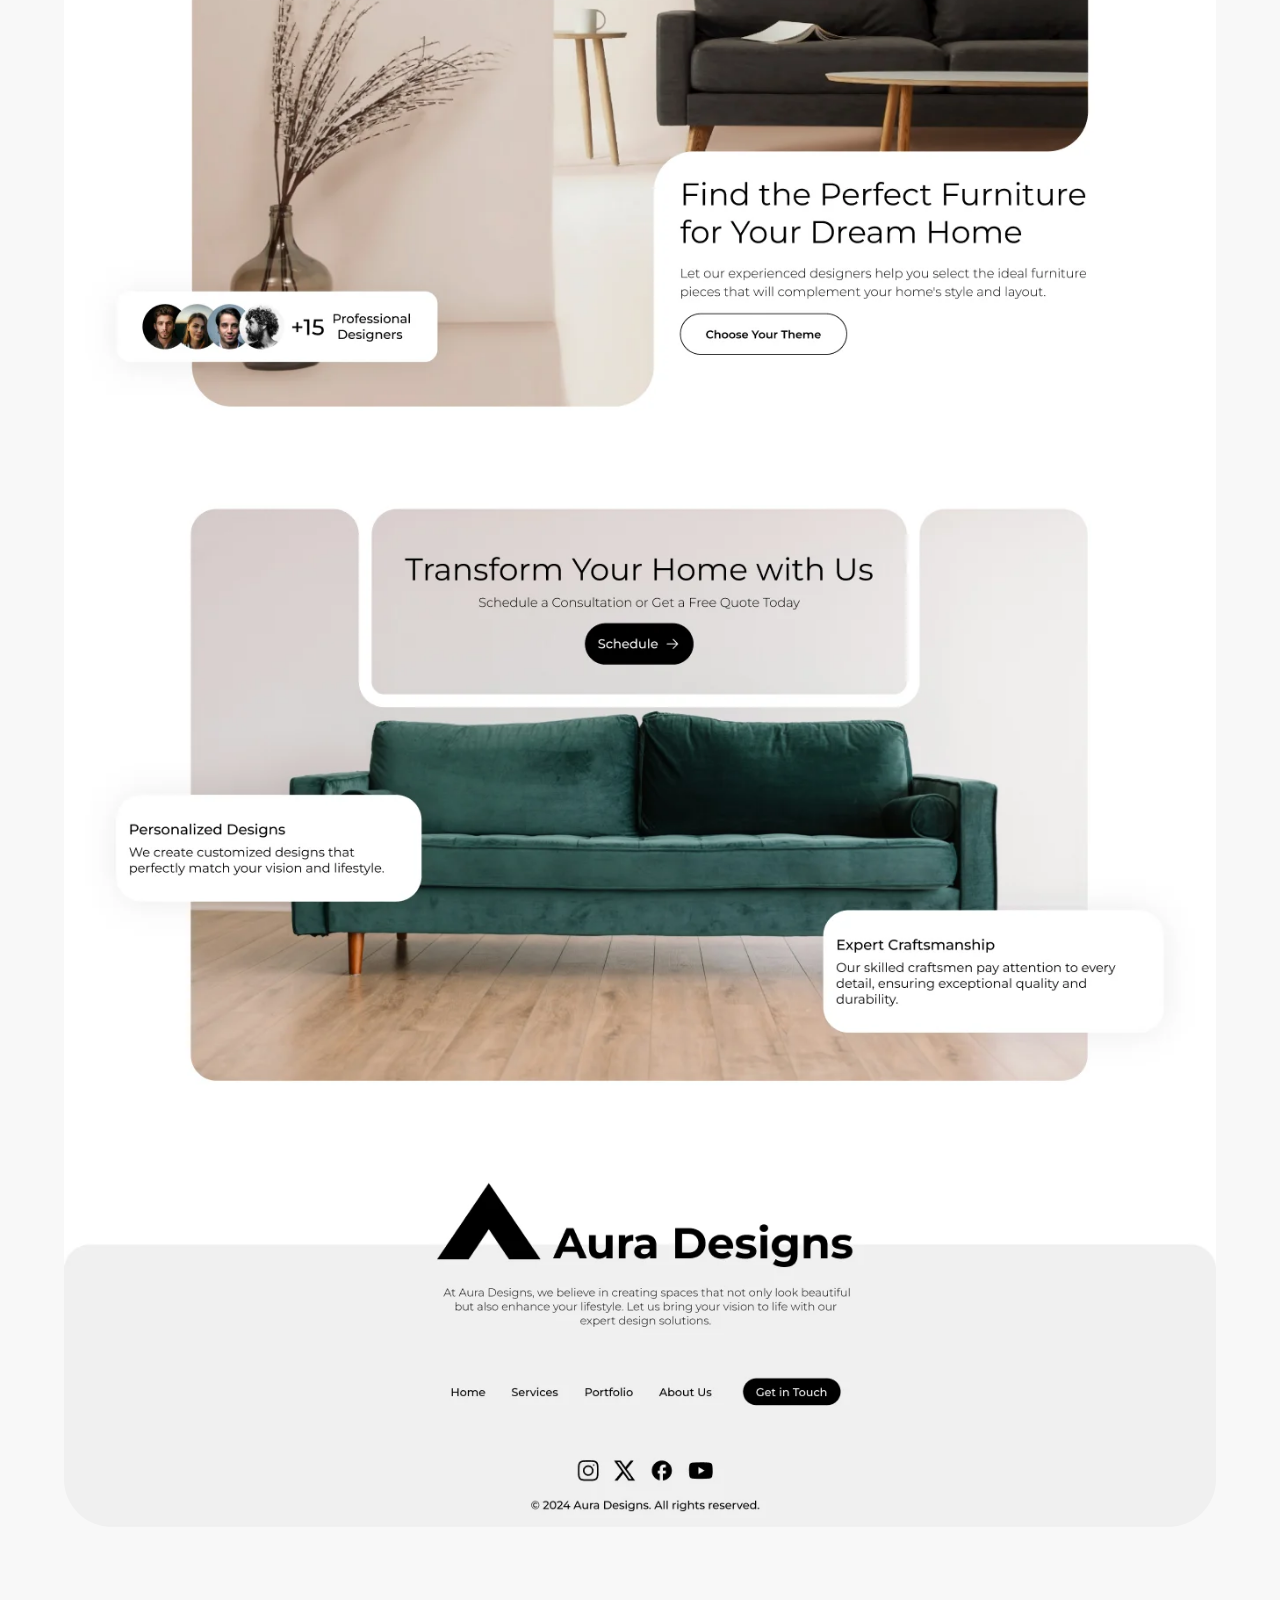
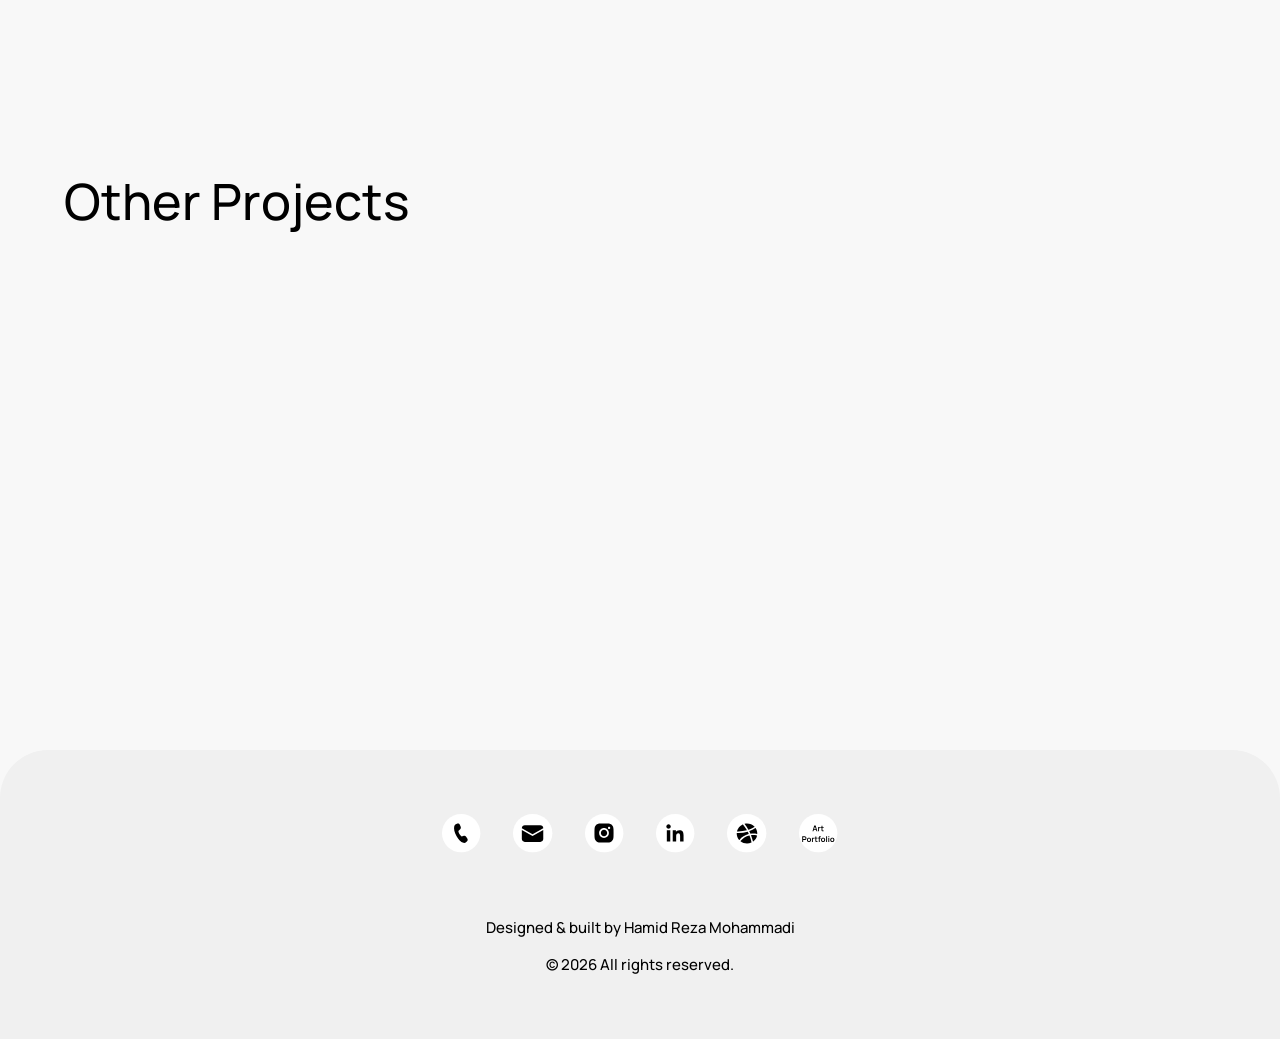
<file: Aura.html>
<!DOCTYPE html>
<html lang="en">
<head>
    <meta charset="UTF-8">
    <meta name="viewport" content="width=device-width, initial-scale=1.0">
    <title>Aura Design | Web Design</title>
    <link rel="preconnect" href="https://fonts.googleapis.com">
    <link rel="preconnect" href="https://fonts.gstatic.com" crossorigin>
    <link href="https://fonts.googleapis.com/css2?family=Manrope:wght@400;500;700&display=swap" rel="stylesheet">
    <link rel="stylesheet" href="style.css">
</head>
<body>
        <!-- Navbar Section (Clean URL) -->
    <div class="navbar-wrapper">
        <nav class="main-navbar">
            <a href="./" class="nav-link">Home</a>
            <a href="./#case-studies" class="nav-link">Projects</a>
            <a href="./#about-product" class="nav-link">About me</a>
            <a href="./#resume" class="nav-link">Resume</a>
            <a href="./#contact" class="nav-btn">contact</a>
        </nav>
    </div>
    
    <!-- Header / Hero Section -->
    <header class="subpage-hero">
        <div class="container">
            <div class="hero-title-wrapper">
                <img src="assets/icons/web-design-icon.svg" alt="Web Design" class="title-icon">
                <h1 class="text-h1">Aura design</h1>
            </div>
            
            <div class="metadata-table">
                <div class="meta-row">
                    <div class="meta-item text-caption">
                        <span class="meta-label">Role</span>
                        <span class="meta-value">Web Designer</span>
                    </div>
                    <div class="meta-item text-caption">
                        <span class="meta-label">Type</span>
                        <span class="meta-value">Self-Initiated Concept</span>
                    </div>
                    <div class="meta-item text-caption">
                        <span class="meta-label">Timeline</span>
                        <span class="meta-value">2023</span>
                    </div>
                </div>
                <div class="meta-row">
                    <div class="meta-item text-caption">
                        <span class="meta-label">Tools</span>
                        <span class="meta-value">Figma • Photoshop</span>
                    </div>
                    <div class="meta-item text-caption">
                        <span class="meta-label">Scope</span>
                        <span class="meta-value">Concept Development • UI Design • Visual Design • Art Direction</span>
                    </div>
                </div>
            </div>
        </div>
    </header>

    <!-- Main Content Section -->
    <main class="page-section">
        <div class="container">
            <div class="content-stage">
                <!-- در عکس متنی وجود نداشت، مستقیم عکس لود می شود -->
                <img src="assets/images/aura-design.webp" alt="Aura Design" class="content-image no-animate">
            </div>
        </div>
    </main>

    <!-- Other Projects Section -->
    <section class="page-section">
        <div class="container">
            <h2 class="text-h2 other-projects-title">Other Projects</h2>
            
            <div class="projects-grid-3">
                <a href="Gadget-grid.html" class="small-project-card">
                    <img src="assets/images/Gadget-grid.webp" alt="Gadget Grid" class="project-bg">
                    <div class="hover-overlay align-left">
                        <img src="assets/icons/open.svg" alt="Open" class="open-icon">
                        <span class="project-title">Gadget Grid</span>
                    </div>
                </a>
                <a href="Axemoon.html" class="small-project-card">
                    <img src="assets/images/Axemoon.webp" alt="Axemoon" class="project-bg">
                    <div class="hover-overlay align-left">
                        <img src="assets/icons/open.svg" alt="Open" class="open-icon">
                        <span class="project-title">Axemoon</span>
                    </div>
                </a>
                <a href="Capital-Fruit.html" class="small-project-card">
                    <img src="assets/images/Capital-Fruit.webp" alt="Capital Fruit" class="project-bg">
                    <div class="hover-overlay align-left">
                        <img src="assets/icons/open.svg" alt="Open" class="open-icon">
                        <span class="project-title">Capital Fruit</span>
                    </div>
                </a>
            </div>
        </div>
    </section>

    <!-- Footer Section -->
    <footer class="site-footer">
        <div class="container">
            <div class="footer-content">
                <div class="footer-icons">
                    <a href="tel:00989358502657" target="_blank"><img src="assets/icons/footer-call.svg" alt="Call"></a>
                    <a href="mailto:hamid.r.mod@gmail.com" target="_blank"><img src="assets/icons/footer-mail.svg" alt="Mail"></a>
                    <a href="https://www.instagram.com/hamidrezamohammadiii?utm_source=qr&stkn=MTdydDBqcDg3eDZncQ==" target="_blank"><img src="assets/icons/footer-instagram.svg" alt="Instagram"></a>
                    <a href="https://linkedin.com/in/hamidrezamd" target="_blank"><img src="assets/icons/footer-linkedin.svg" alt="LinkedIn"></a>
                    <a href="https://dribbble.com/hamidrezamhm" target="_blank"><img src="assets/icons/footer-dribbble.svg" alt="Dribbble"></a>
                    <a href="https://hamidrezamod.github.io/art" target="_blank"><img src="assets/icons/footer-art.svg" alt="Art Portfolio"></a>
                </div>
                <div class="footer-text">
                    <p>Designed & built by Hamid Reza Mohammadi</p>
                    <p>© 2026 All rights reserved.</p>
                </div>
            </div>
        </div>
    </footer>
    <!-- اتصال فایل جاوا اسکریپت -->
    <script src="main.js"></script>
</body>
</html>

</body>
</html>
</file>
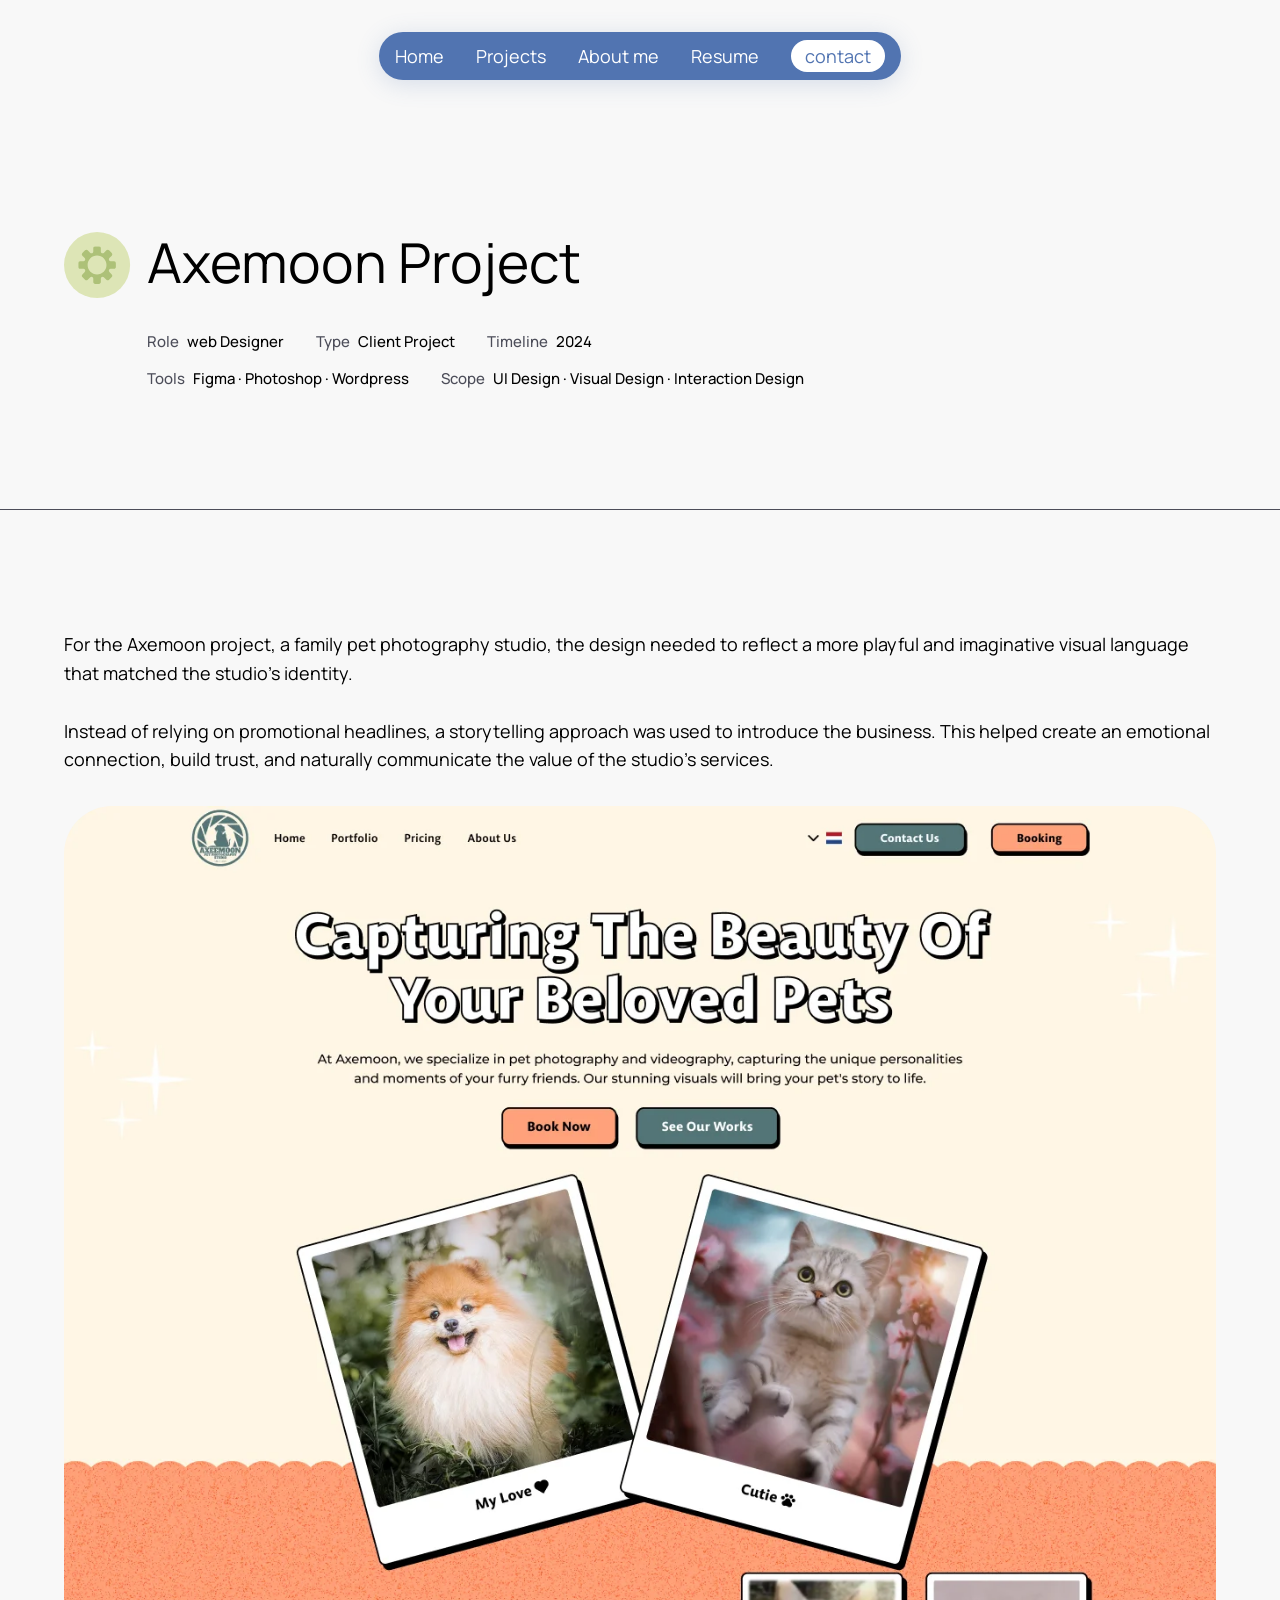
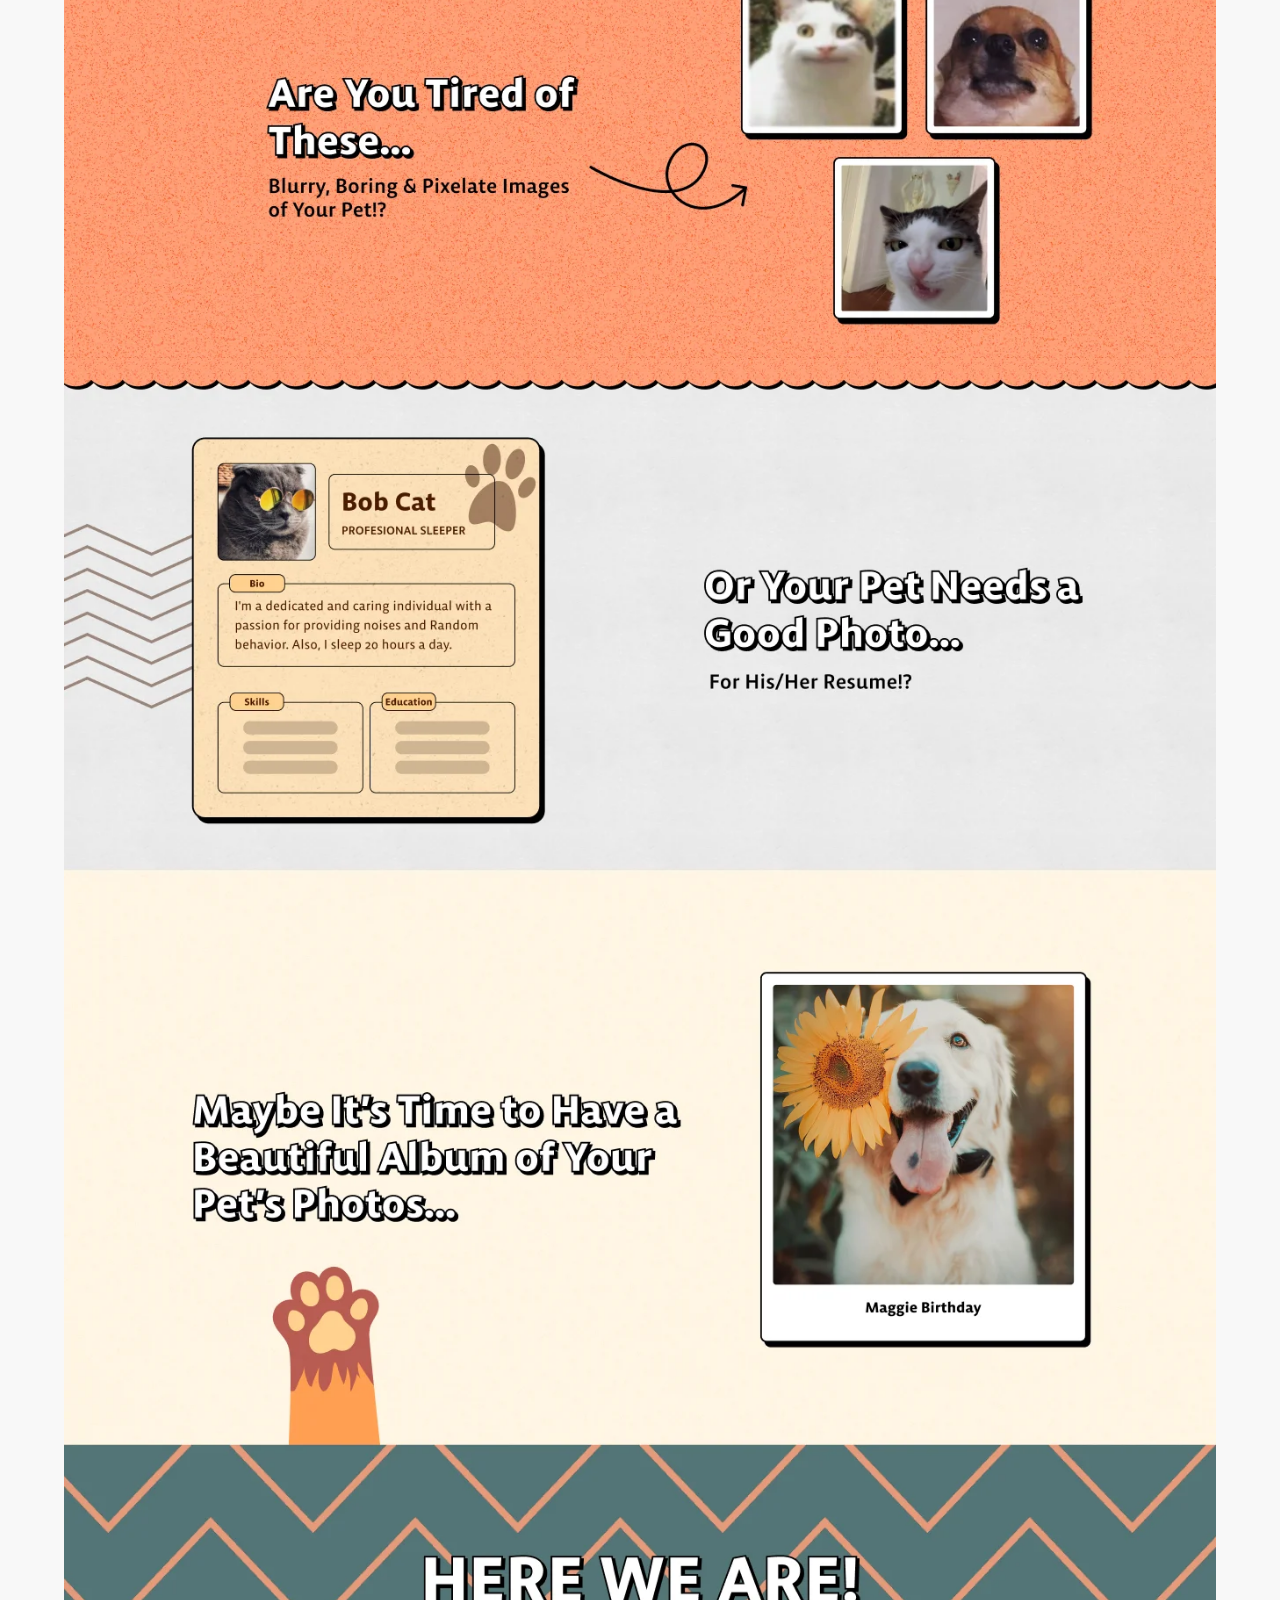
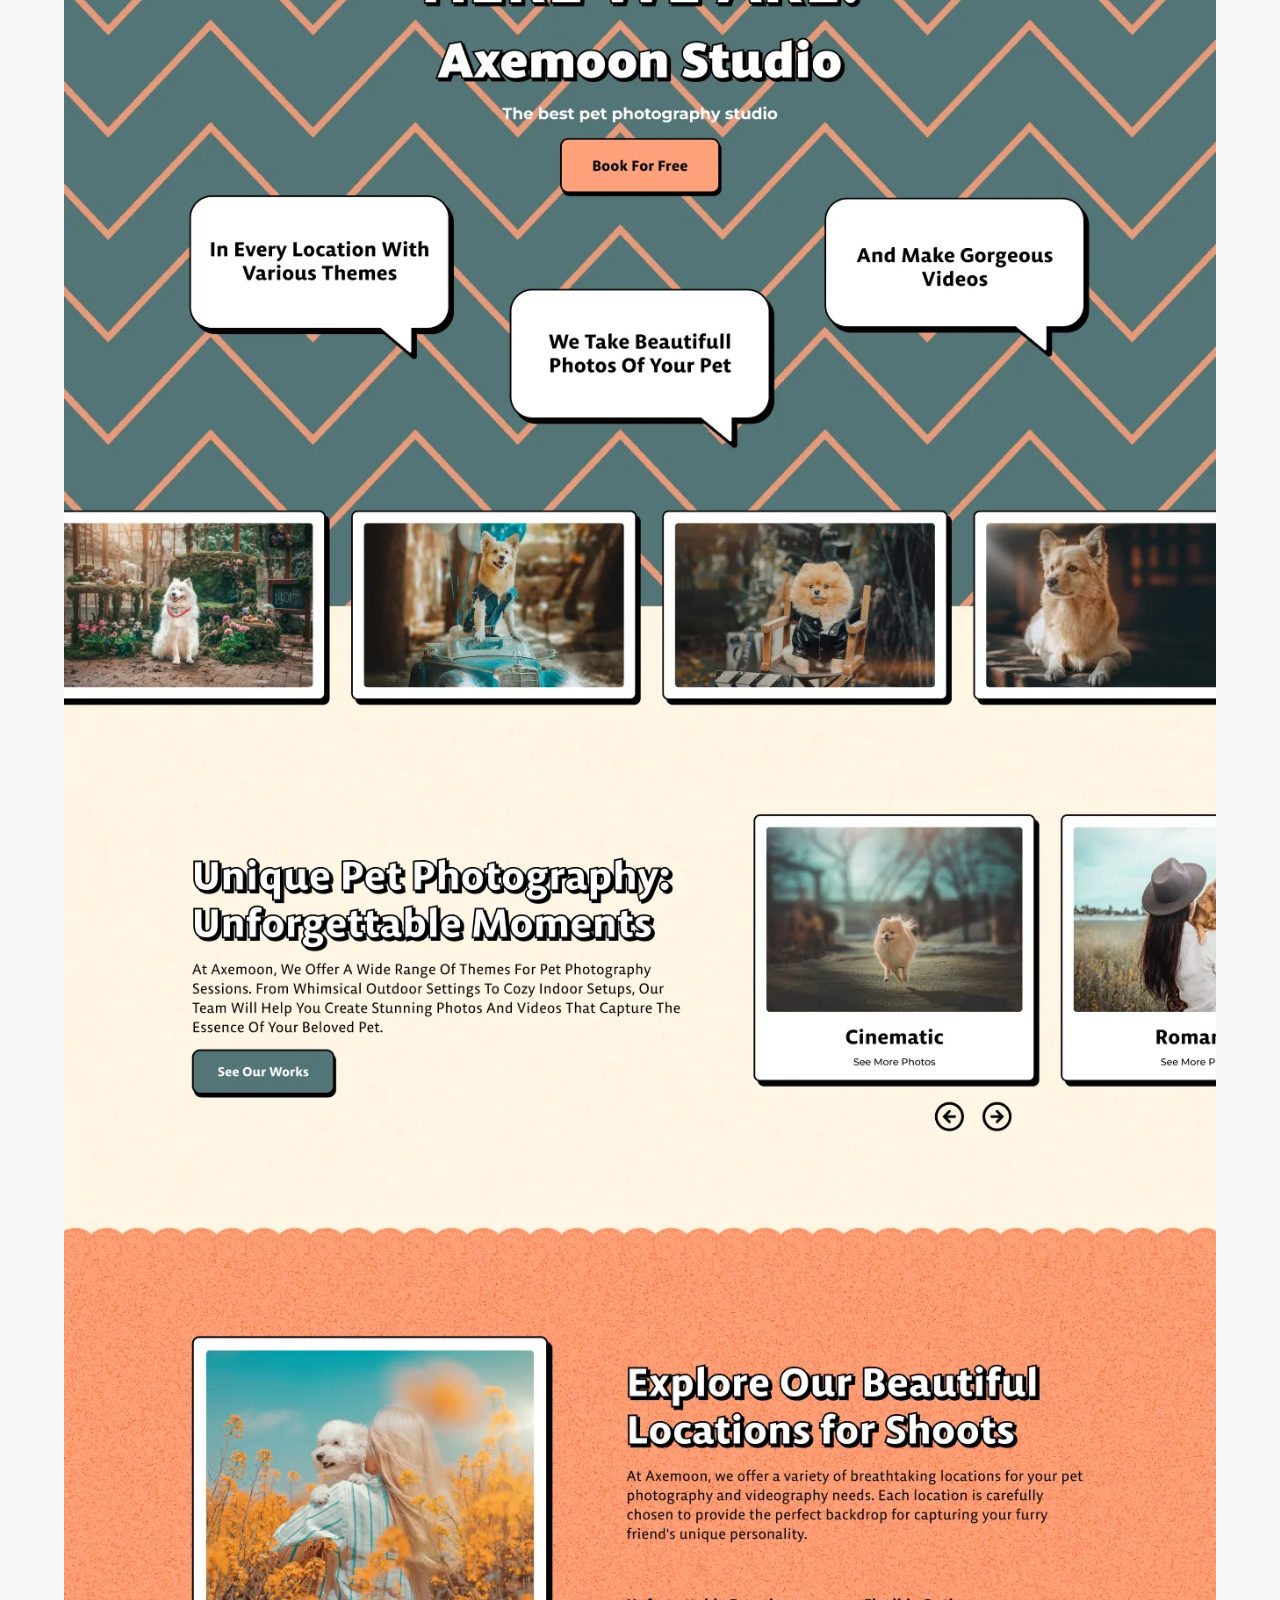
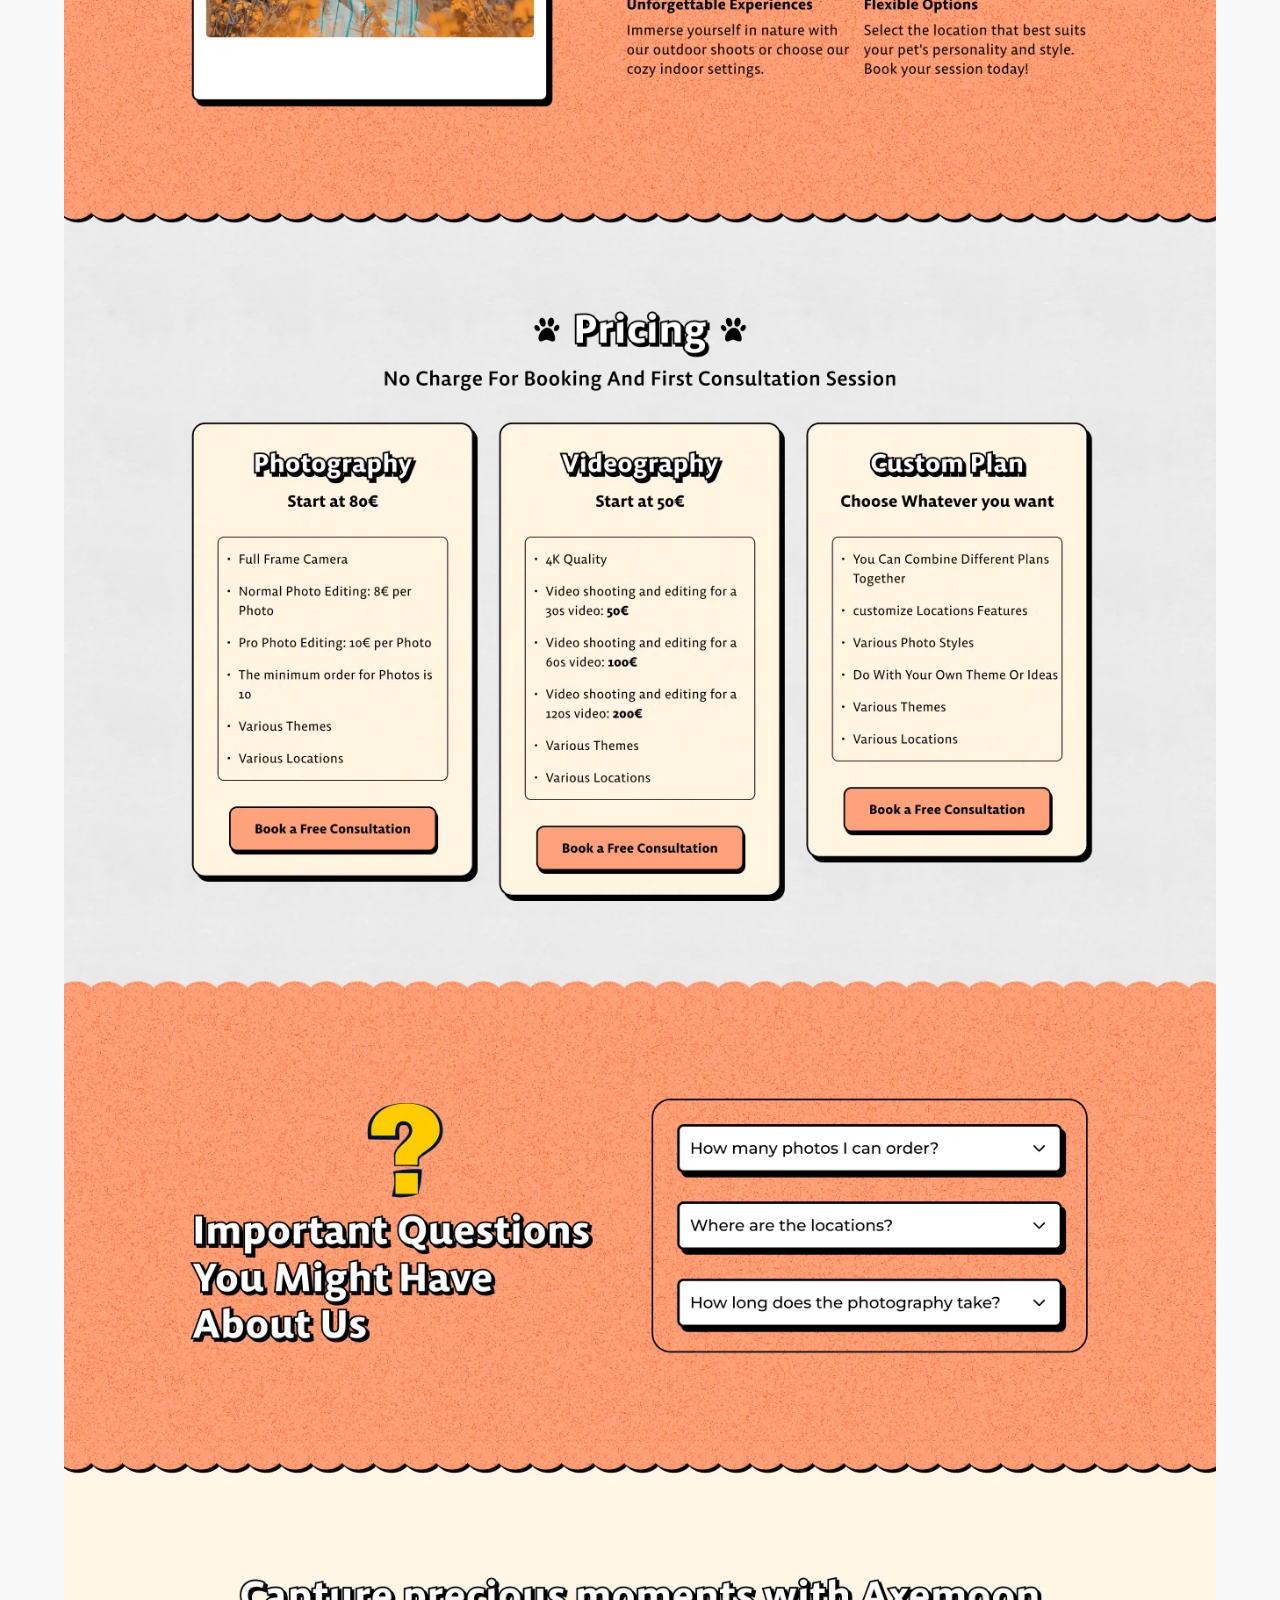
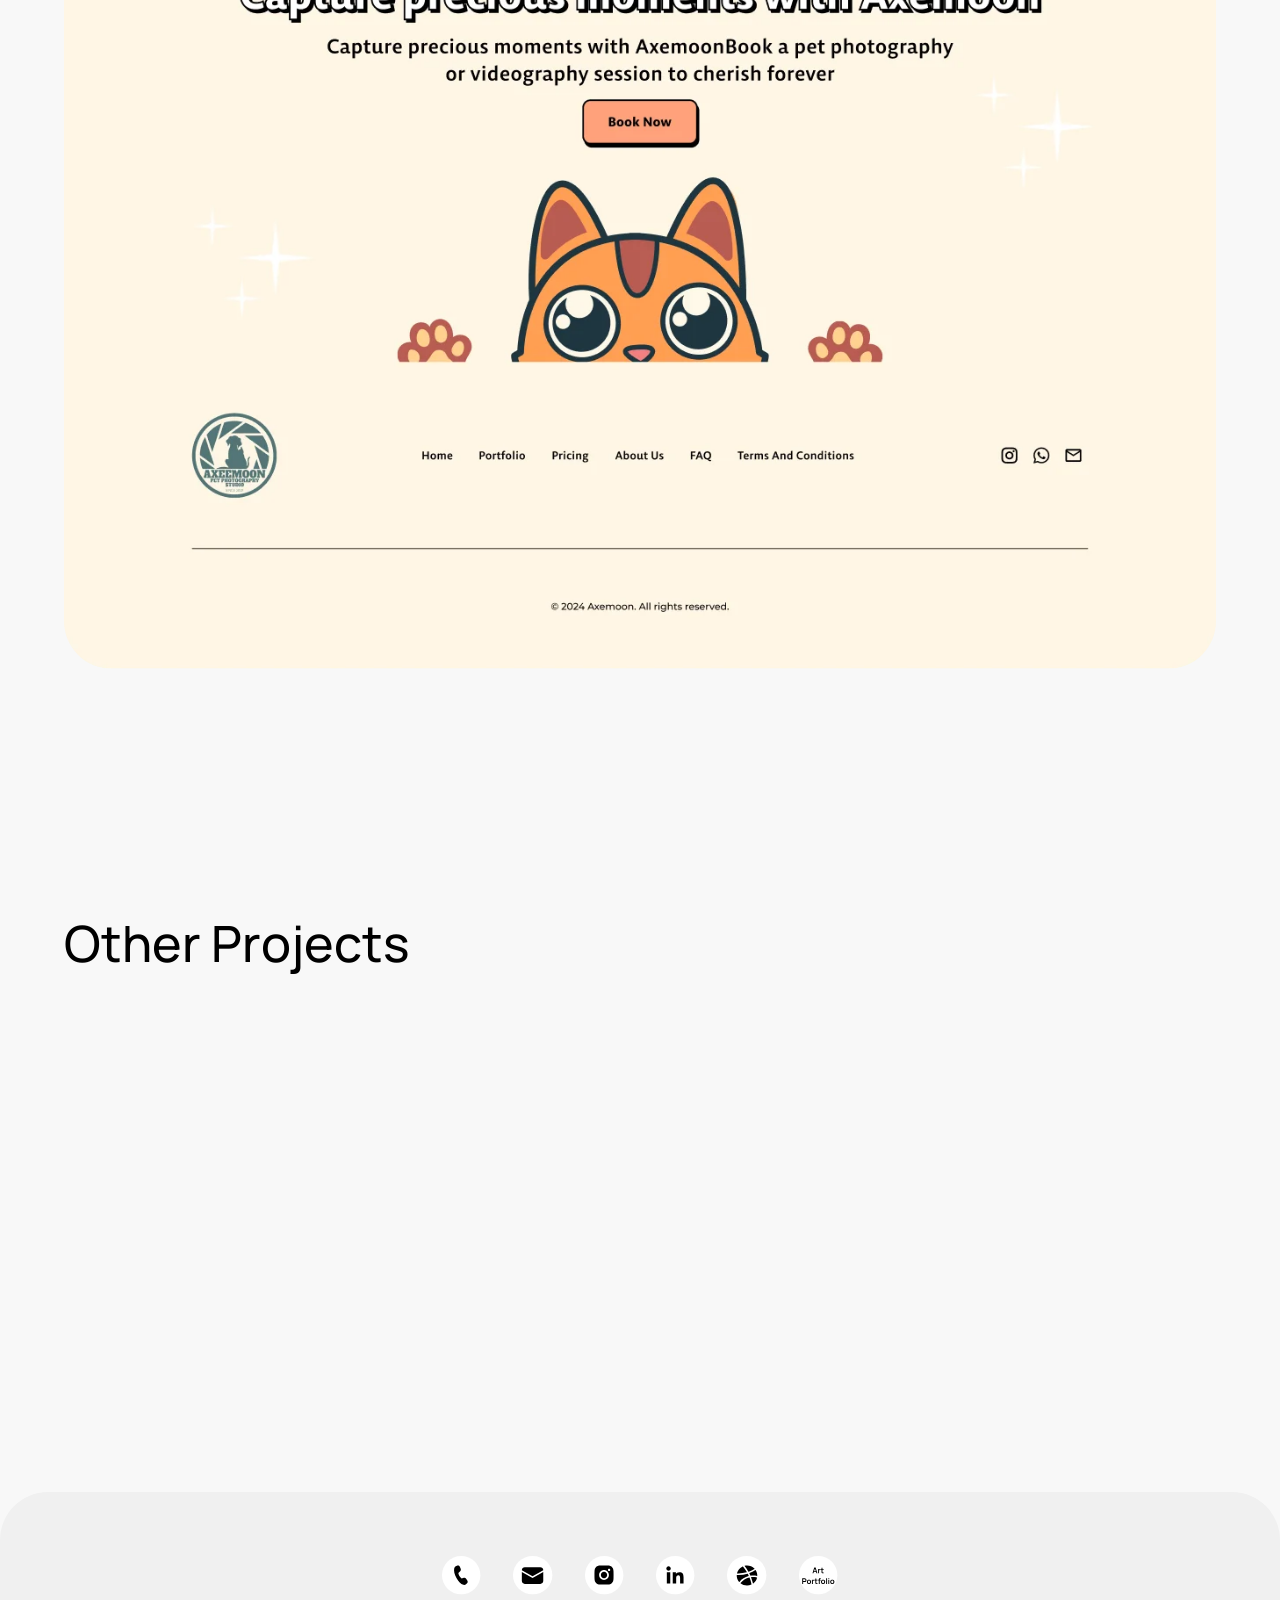
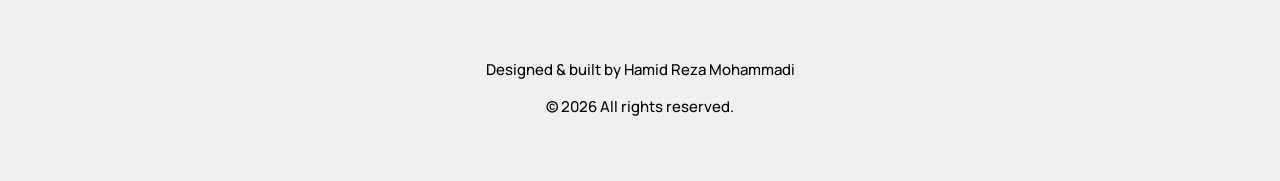
<file: Axemoon.html>
<!DOCTYPE html>
<html lang="en">
<head>
    <meta charset="UTF-8">
    <meta name="viewport" content="width=device-width, initial-scale=1.0">
    <title>Axemoon | Web Design</title>
    <link rel="preconnect" href="https://fonts.googleapis.com">
    <link rel="preconnect" href="https://fonts.gstatic.com" crossorigin>
    <link href="https://fonts.googleapis.com/css2?family=Manrope:wght@400;500;700&display=swap" rel="stylesheet">
    <link rel="stylesheet" href="style.css">
</head>
<body>
        <!-- Navbar Section (Clean URL) -->
    <div class="navbar-wrapper">
        <nav class="main-navbar">
            <a href="./" class="nav-link">Home</a>
            <a href="./#case-studies" class="nav-link">Projects</a>
            <a href="./#about-product" class="nav-link">About me</a>
            <a href="./#resume" class="nav-link">Resume</a>
            <a href="./#contact" class="nav-btn">contact</a>
        </nav>
    </div>
    
    <!-- Header / Hero Section -->
    <header class="subpage-hero">
        <div class="container">
            <div class="hero-title-wrapper">
                <img src="assets/icons/web-design-icon.svg" alt="Web Design" class="title-icon">
                <h1 class="text-h1">Axemoon Project</h1>
            </div>
            
                        <div class="metadata-table">
                <!-- ردیف اول -->
                <div class="meta-row">
                    <div class="meta-item text-caption">
                        <span class="meta-label">Role</span>
                        <span class="meta-value">web Designer</span>
                    </div>
                    <div class="meta-item text-caption">
                        <span class="meta-label">Type</span>
                        <span class="meta-value">Client Project</span>
                    </div>
                    <div class="meta-item text-caption">
                        <span class="meta-label">Timeline</span>
                        <span class="meta-value">2024</span>
                    </div>
                </div>
                
                <!-- ردیف دوم -->
                <div class="meta-row">
                    <div class="meta-item text-caption">
                        <span class="meta-label">Tools</span>
                        <span class="meta-value"> Figma · Photoshop · Wordpress </span>
                    </div>
                    <div class="meta-item text-caption">
                        <span class="meta-label">Scope</span>
                        <span class="meta-value">UI Design · Visual Design · Interaction Design</span>
                    </div>
                </div>
            </div>
    </header>

    <!-- Main Content Section -->
    <main class="page-section">
        <div class="container">
            
            <!-- Stage 1 (توضیحات و عکس بلند آکسمون) -->
            <div class="content-stage">
                <p class="text-body">
                    For the Axemoon project, a family pet photography studio, the design needed to reflect a more playful and imaginative visual language that matched the studio's identity.<br><br>
                    Instead of relying on promotional headlines, a storytelling approach was used to introduce the business. This helped create an emotional connection, build trust, and naturally communicate the value of the studio's services.
                </p>
                
                <!-- عکس یکپارچه آکسمون -->
                <img src="assets/images/axemoon-design.webp" alt="Axemoon Full Design" class="content-image no-animate">
            </div>

        </div>
    </main>

    <!-- Other Projects Section -->
       <section class="page-section">
        <div class="container">
            <h2 class="text-h2 other-projects-title">Other Projects</h2>
            <div class="projects-grid-3">
                
                <a href="Gadget-grid.html" class="small-project-card">
                    <img src="assets/images/Gadget-grid.webp" alt="Gadget Grid" class="project-bg">
                    <div class="hover-overlay align-left">
                        <img src="assets/icons/open.svg" alt="Open" class="open-icon">
                        <span class="project-title">Gadget Grid</span>
                    </div>
                </a>

                <a href="Capital-Fruit.html" class="small-project-card">
                    <img src="assets/images/Capital-Fruit.webp" alt="Capital Fruit" class="project-bg">
                    <div class="hover-overlay align-left">
                        <img src="assets/icons/open.svg" alt="Open" class="open-icon">
                        <span class="project-title">Capital Fruit</span>
                    </div>
                </a>

                <a href="Aura.html" class="small-project-card">
                    <img src="assets/images/Aura.webp" alt="Aura" class="project-bg">
                    <div class="hover-overlay align-left">
                        <img src="assets/icons/open.svg" alt="Open" class="open-icon">
                        <span class="project-title">Aura Design</span>
                    </div>
                </a>

            </div>
        </div>
    </section>

    <!-- Footer Section -->
    <footer class="site-footer">
        <div class="container">
            <div class="footer-content">
                <div class="footer-icons">
                    <a href="tel:00989358502657" target="_blank"><img src="assets/icons/footer-call.svg" alt="Call"></a>
                    <a href="mailto:hamid.r.mod@gmail.com" target="_blank"><img src="assets/icons/footer-mail.svg" alt="Mail"></a>
                    <a href="https://www.instagram.com/hamidrezamohammadiii?utm_source=qr&stkn=MTdydDBqcDg3eDZncQ==" target="_blank"><img src="assets/icons/footer-instagram.svg" alt="Instagram"></a>
                    <a href="https://linkedin.com/in/hamidrezamd" target="_blank"><img src="assets/icons/footer-linkedin.svg" alt="LinkedIn"></a>
                    <a href="https://dribbble.com/hamidrezamhm" target="_blank"><img src="assets/icons/footer-dribbble.svg" alt="Dribbble"></a>
                    <a href="https://hamidrezamod.github.io/art" target="_blank"><img src="assets/icons/footer-art.svg" alt="Art Portfolio"></a>
                </div>
                <div class="footer-text">
                    <p>Designed & built by Hamid Reza Mohammadi</p>
                    <p>© 2026 All rights reserved.</p>
                </div>
            </div>
        </div>
    </footer>
    <!-- اتصال فایل جاوا اسکریپت -->
    <script src="main.js"></script>
</body>
</html>

</body>
</html>
</file>
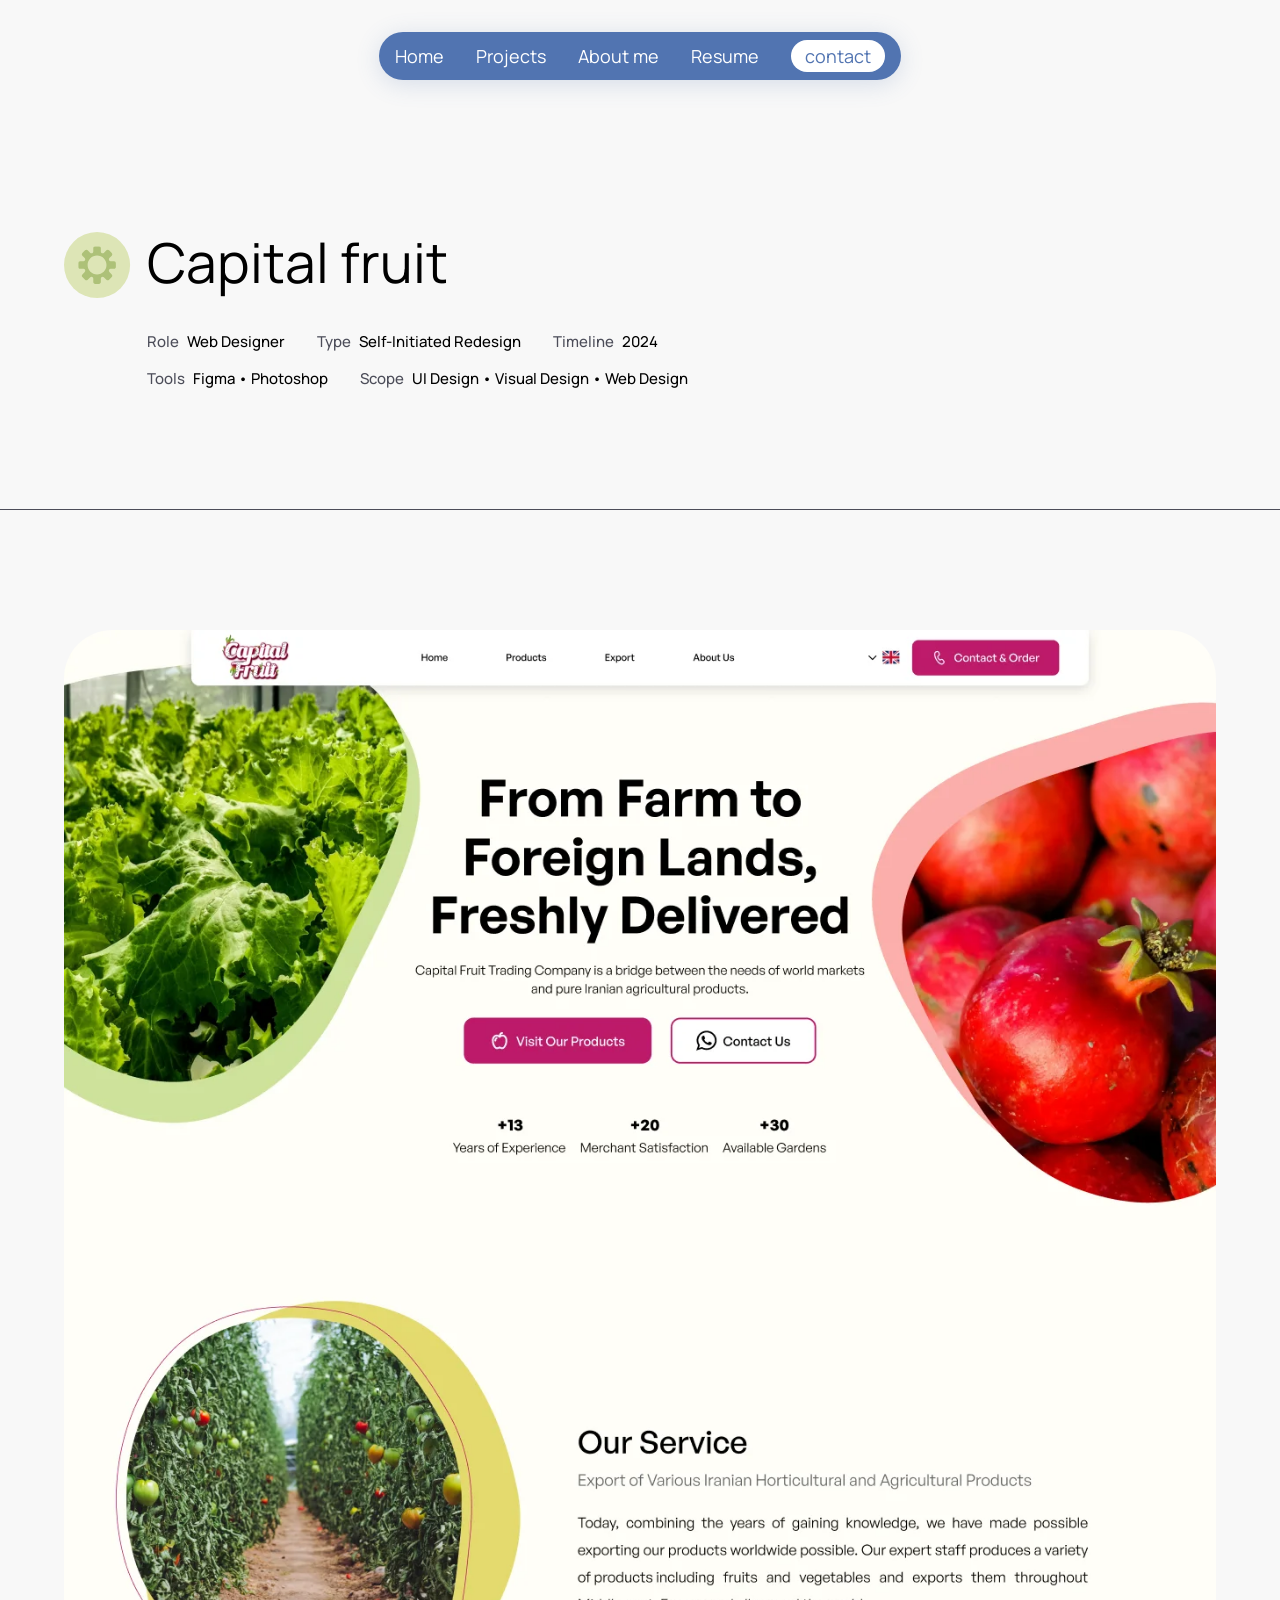
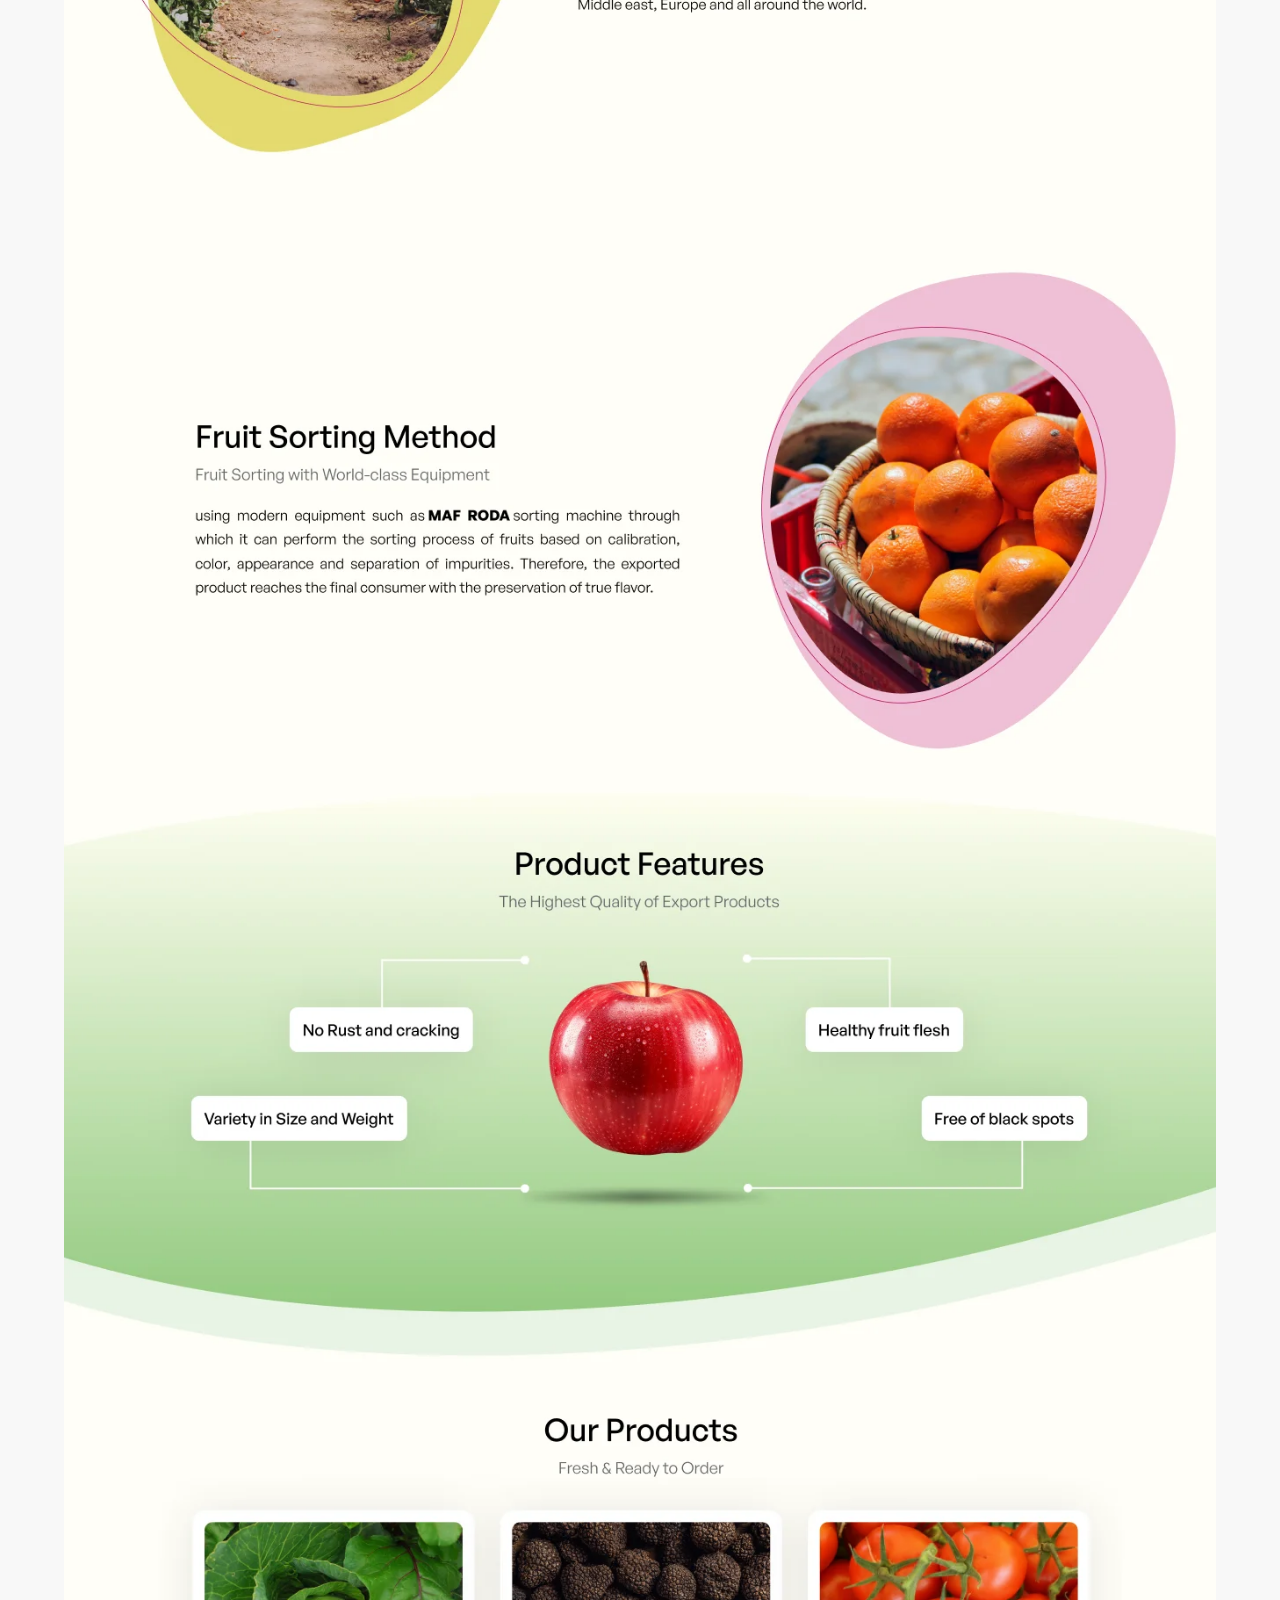
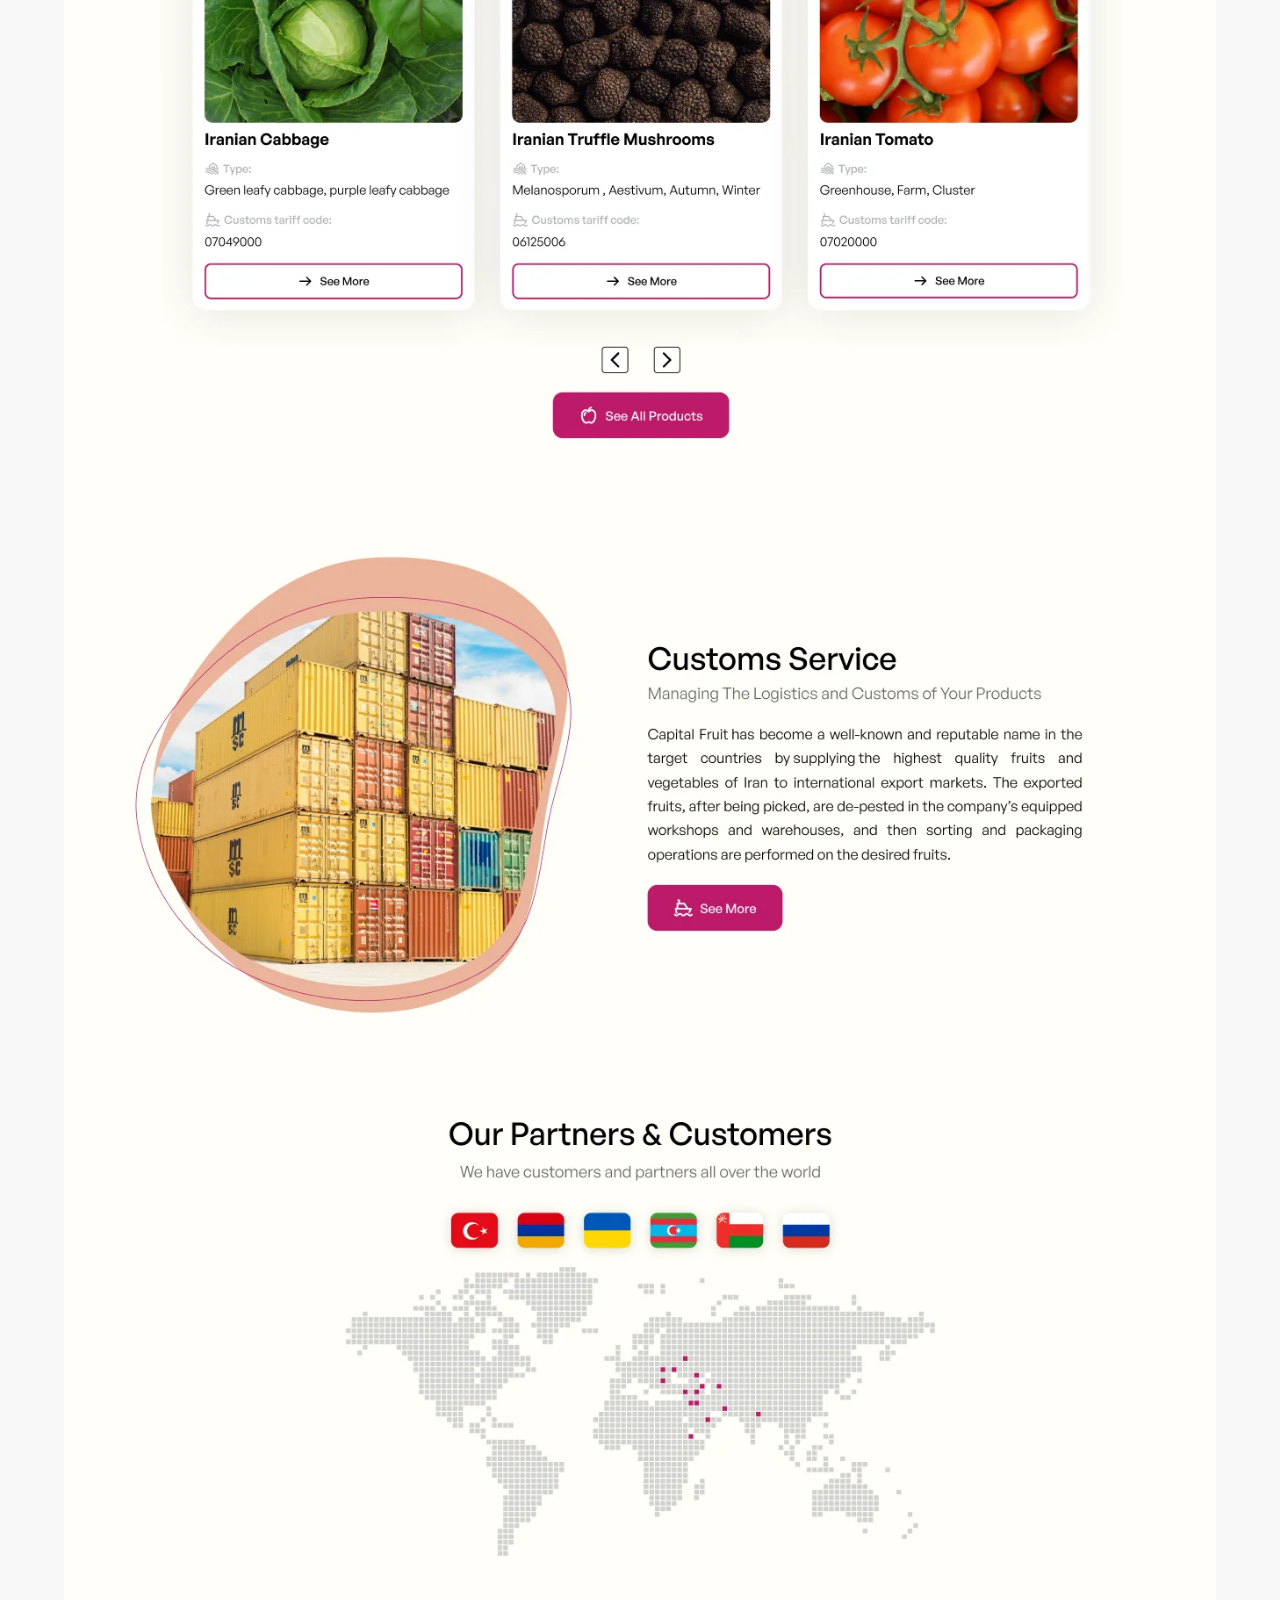
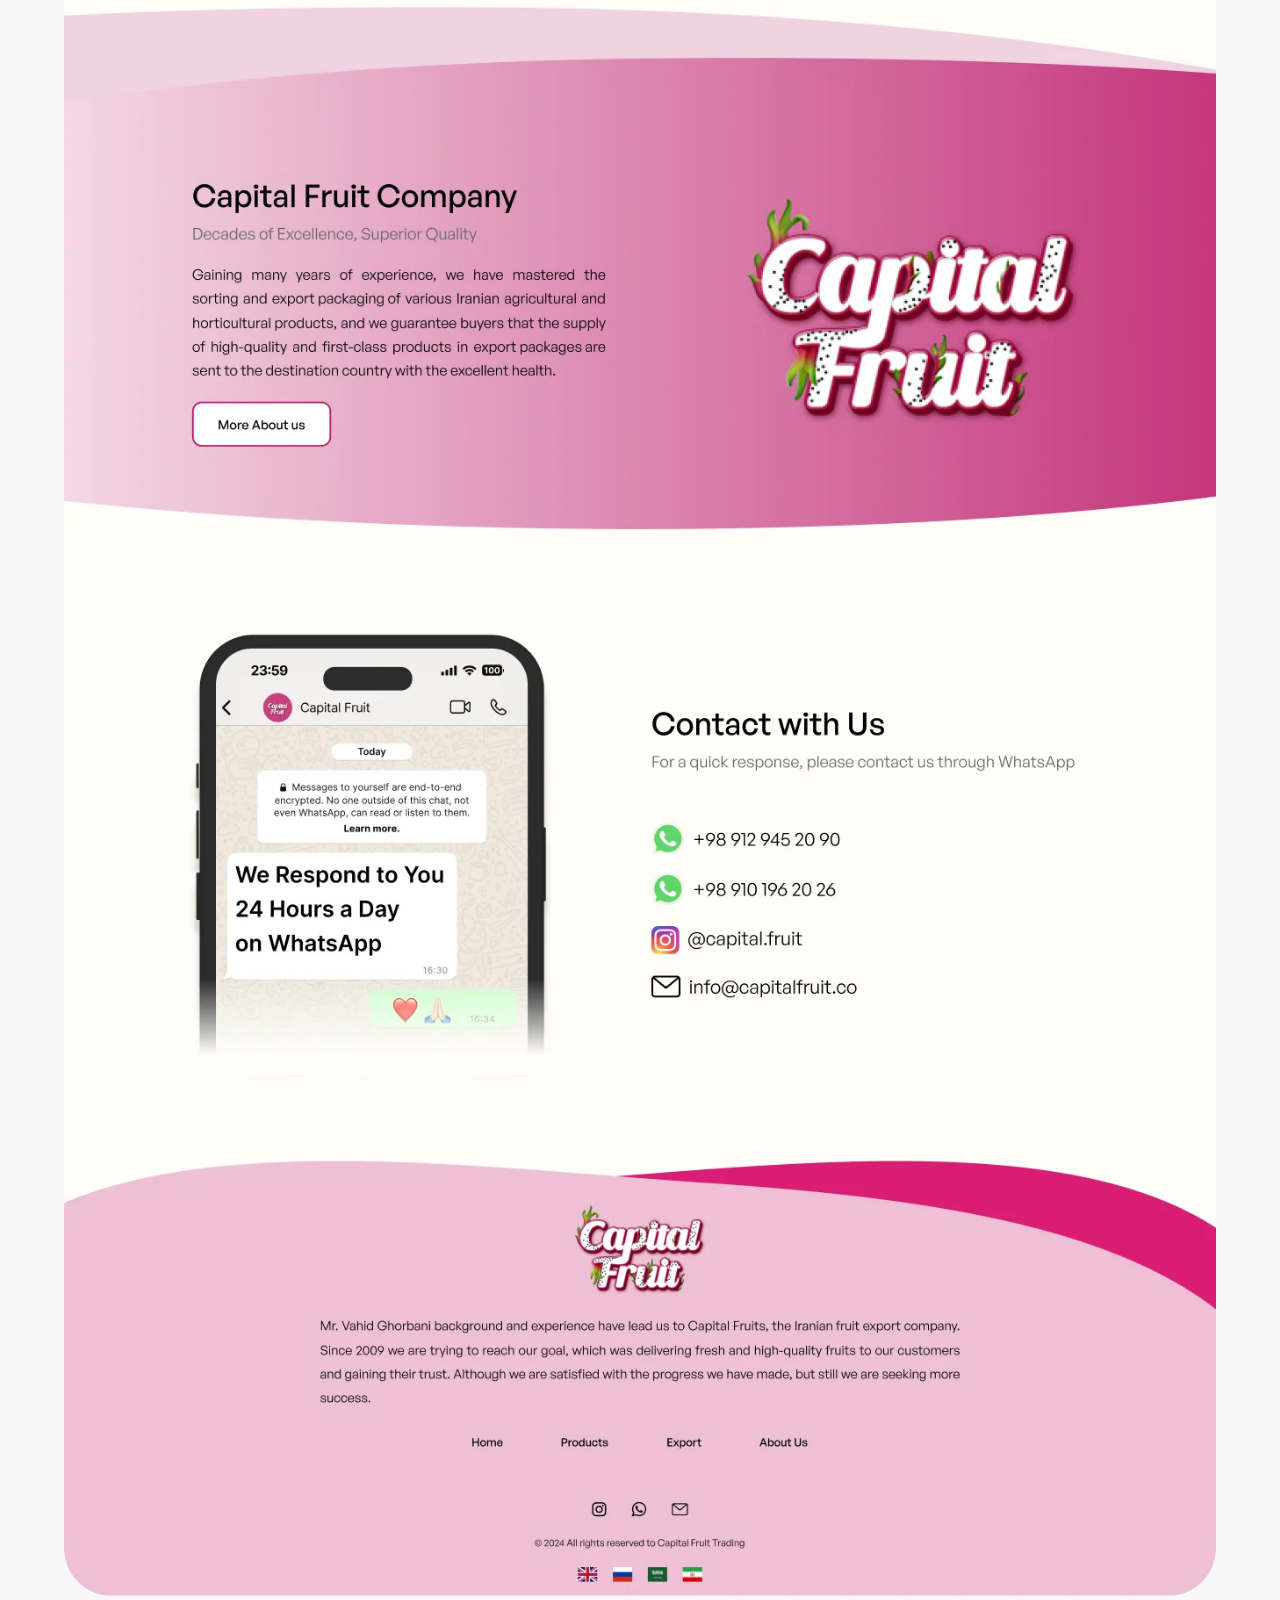
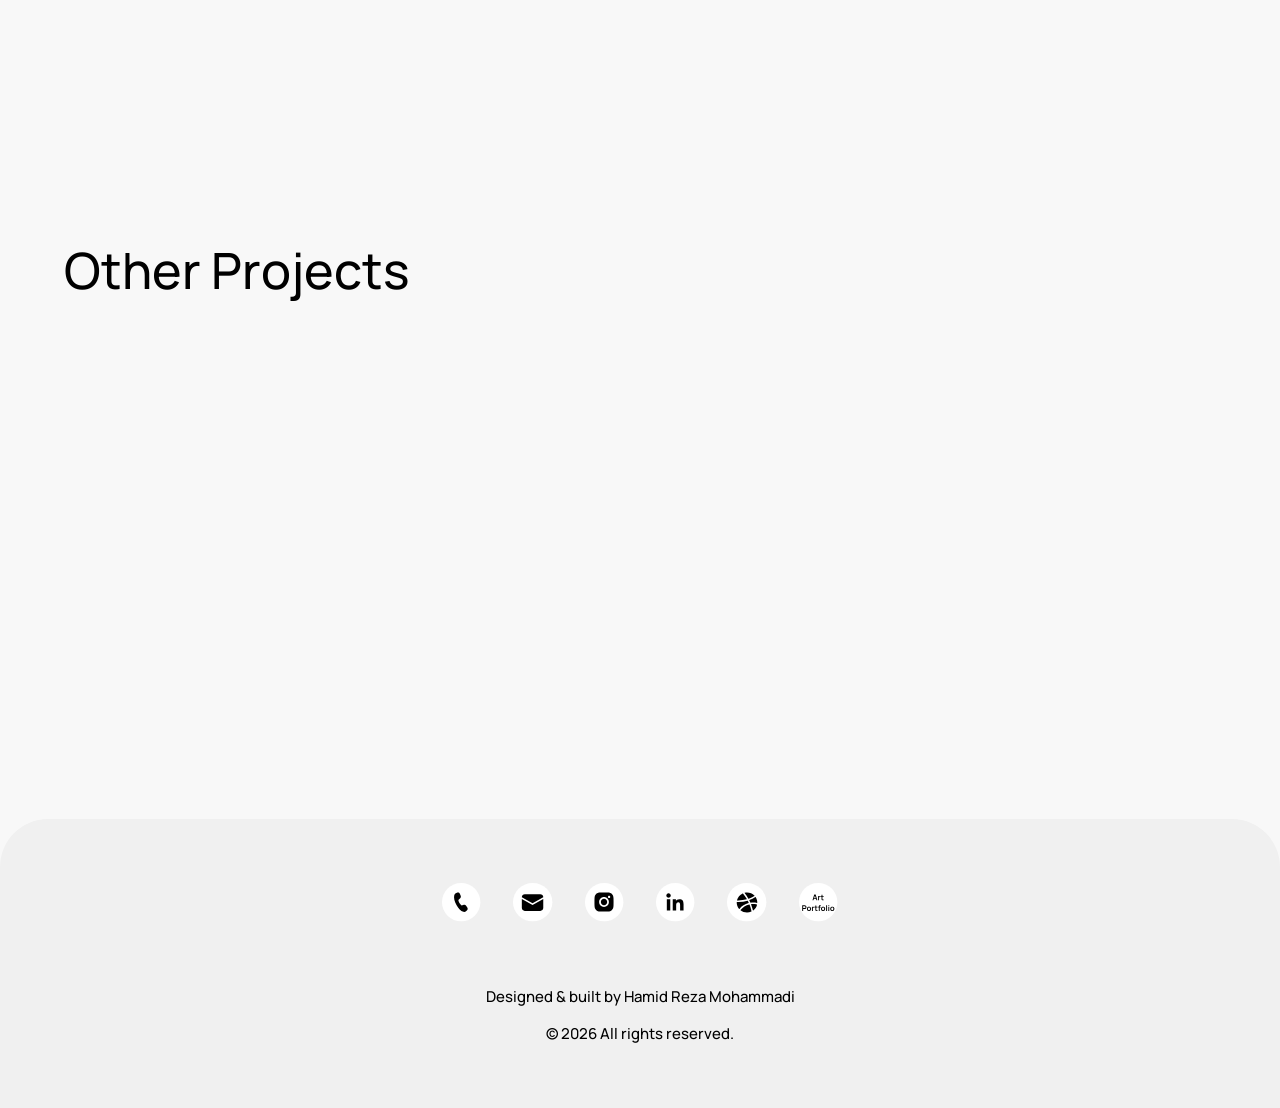
<file: Capital-Fruit.html>
<!DOCTYPE html>
<html lang="en">
<head>
    <meta charset="UTF-8">
    <meta name="viewport" content="width=device-width, initial-scale=1.0">
    <title>Capital Fruit | Web Design</title>
    <link rel="preconnect" href="https://fonts.googleapis.com">
    <link rel="preconnect" href="https://fonts.gstatic.com" crossorigin>
    <link href="https://fonts.googleapis.com/css2?family=Manrope:wght@400;500;700&display=swap" rel="stylesheet">
    <link rel="stylesheet" href="style.css">
</head>
<body>
        <!-- Navbar Section (Clean URL) -->
    <div class="navbar-wrapper">
        <nav class="main-navbar">
            <a href="./" class="nav-link">Home</a>
            <a href="./#case-studies" class="nav-link">Projects</a>
            <a href="./#about-product" class="nav-link">About me</a>
            <a href="./#resume" class="nav-link">Resume</a>
            <a href="./#contact" class="nav-btn">contact</a>
        </nav>
    </div>
    
    <!-- Header / Hero Section -->
    <header class="subpage-hero">
        <div class="container">
            <div class="hero-title-wrapper">
                <img src="assets/icons/web-design-icon.svg" alt="Web Design" class="title-icon">
                <h1 class="text-h1">Capital fruit</h1>
            </div>
            
            <div class="metadata-table">
                <div class="meta-row">
                    <div class="meta-item text-caption">
                        <span class="meta-label">Role</span>
                        <span class="meta-value">Web Designer</span>
                    </div>
                    <div class="meta-item text-caption">
                        <span class="meta-label">Type</span>
                        <span class="meta-value">Self-Initiated Redesign</span>
                    </div>
                    <div class="meta-item text-caption">
                        <span class="meta-label">Timeline</span>
                        <span class="meta-value">2024</span>
                    </div>
                </div>
                <div class="meta-row">
                    <div class="meta-item text-caption">
                        <span class="meta-label">Tools</span>
                        <span class="meta-value">Figma • Photoshop</span>
                    </div>
                    <div class="meta-item text-caption">
                        <span class="meta-label">Scope</span>
                        <span class="meta-value">UI Design • Visual Design • Web Design</span>
                    </div>
                </div>
            </div>
        </div>
    </header>

    <!-- Main Content Section -->
    <main class="page-section">
        <div class="container">
            <div class="content-stage">
                <!-- در عکس متنی وجود نداشت، مستقیم عکس لود می شود -->
                <img src="assets/images/capital-fruit-design.webp" alt="Capital Fruit Design" class="content-image no-animate">
            </div>
        </div>
    </main>

    <!-- Other Projects Section -->
    <section class="page-section">
        <div class="container">
            <h2 class="text-h2 other-projects-title">Other Projects</h2>
            
            <div class="projects-grid-3">
                <a href="Gadget-grid.html" class="small-project-card">
                    <img src="assets/images/Gadget-grid.webp" alt="Gadget Grid" class="project-bg">
                    <div class="hover-overlay align-left">
                        <img src="assets/icons/open.svg" alt="Open" class="open-icon">
                        <span class="project-title">Gadget Grid</span>
                    </div>
                </a>
                <a href="Axemoon.html" class="small-project-card">
                    <img src="assets/images/Axemoon.webp" alt="Axemoon" class="project-bg">
                    <div class="hover-overlay align-left">
                        <img src="assets/icons/open.svg" alt="Open" class="open-icon">
                        <span class="project-title">Axemoon</span>
                    </div>
                </a>
                <a href="Aura.html" class="small-project-card">
                    <img src="assets/images/Aura.webp" alt="Aura" class="project-bg">
                    <div class="hover-overlay align-left">
                        <img src="assets/icons/open.svg" alt="Open" class="open-icon">
                        <span class="project-title">Aura Design</span>
                    </div>
                </a>
            </div>
        </div>
    </section>

    <!-- Footer Section -->
    <footer class="site-footer">
        <div class="container">
            <div class="footer-content">
                <div class="footer-icons">
                    <a href="tel:00989358502657" target="_blank"><img src="assets/icons/footer-call.svg" alt="Call"></a>
                    <a href="mailto:hamid.r.mod@gmail.com" target="_blank"><img src="assets/icons/footer-mail.svg" alt="Mail"></a>
                    <a href="https://www.instagram.com/hamidrezamohammadiii?utm_source=qr&stkn=MTdydDBqcDg3eDZncQ==" target="_blank"><img src="assets/icons/footer-instagram.svg" alt="Instagram"></a>
                    <a href="https://linkedin.com/in/hamidrezamd" target="_blank"><img src="assets/icons/footer-linkedin.svg" alt="LinkedIn"></a>
                    <a href="https://dribbble.com/hamidrezamhm" target="_blank"><img src="assets/icons/footer-dribbble.svg" alt="Dribbble"></a>
                    <a href="https://hamidrezamod.github.io/art" target="_blank"><img src="assets/icons/footer-art.svg" alt="Art Portfolio"></a>
                </div>
                <div class="footer-text">
                    <p>Designed & built by Hamid Reza Mohammadi</p>
                    <p>© 2026 All rights reserved.</p>
                </div>
            </div>
        </div>
    </footer>
    <!-- اتصال فایل جاوا اسکریپت -->
    <script src="main.js"></script>
</body>
</html>

</body>
</html>
</file>
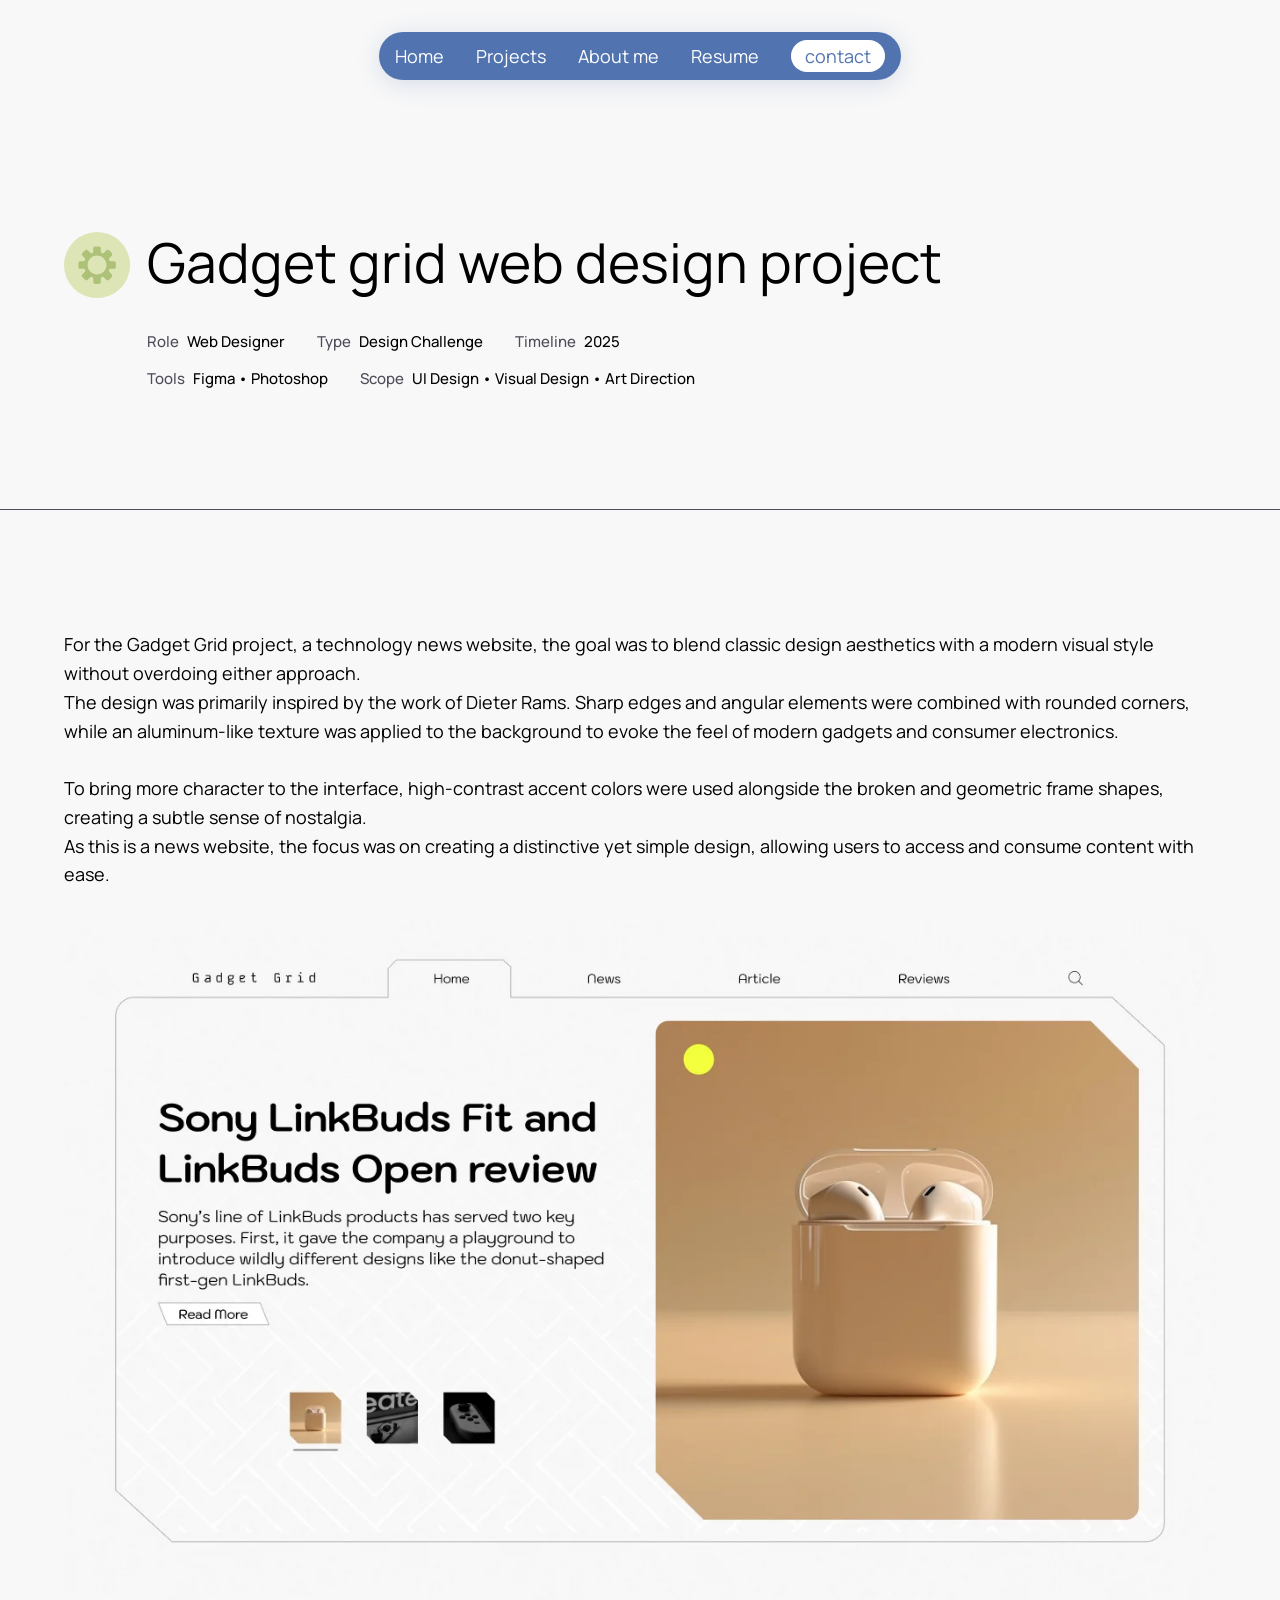
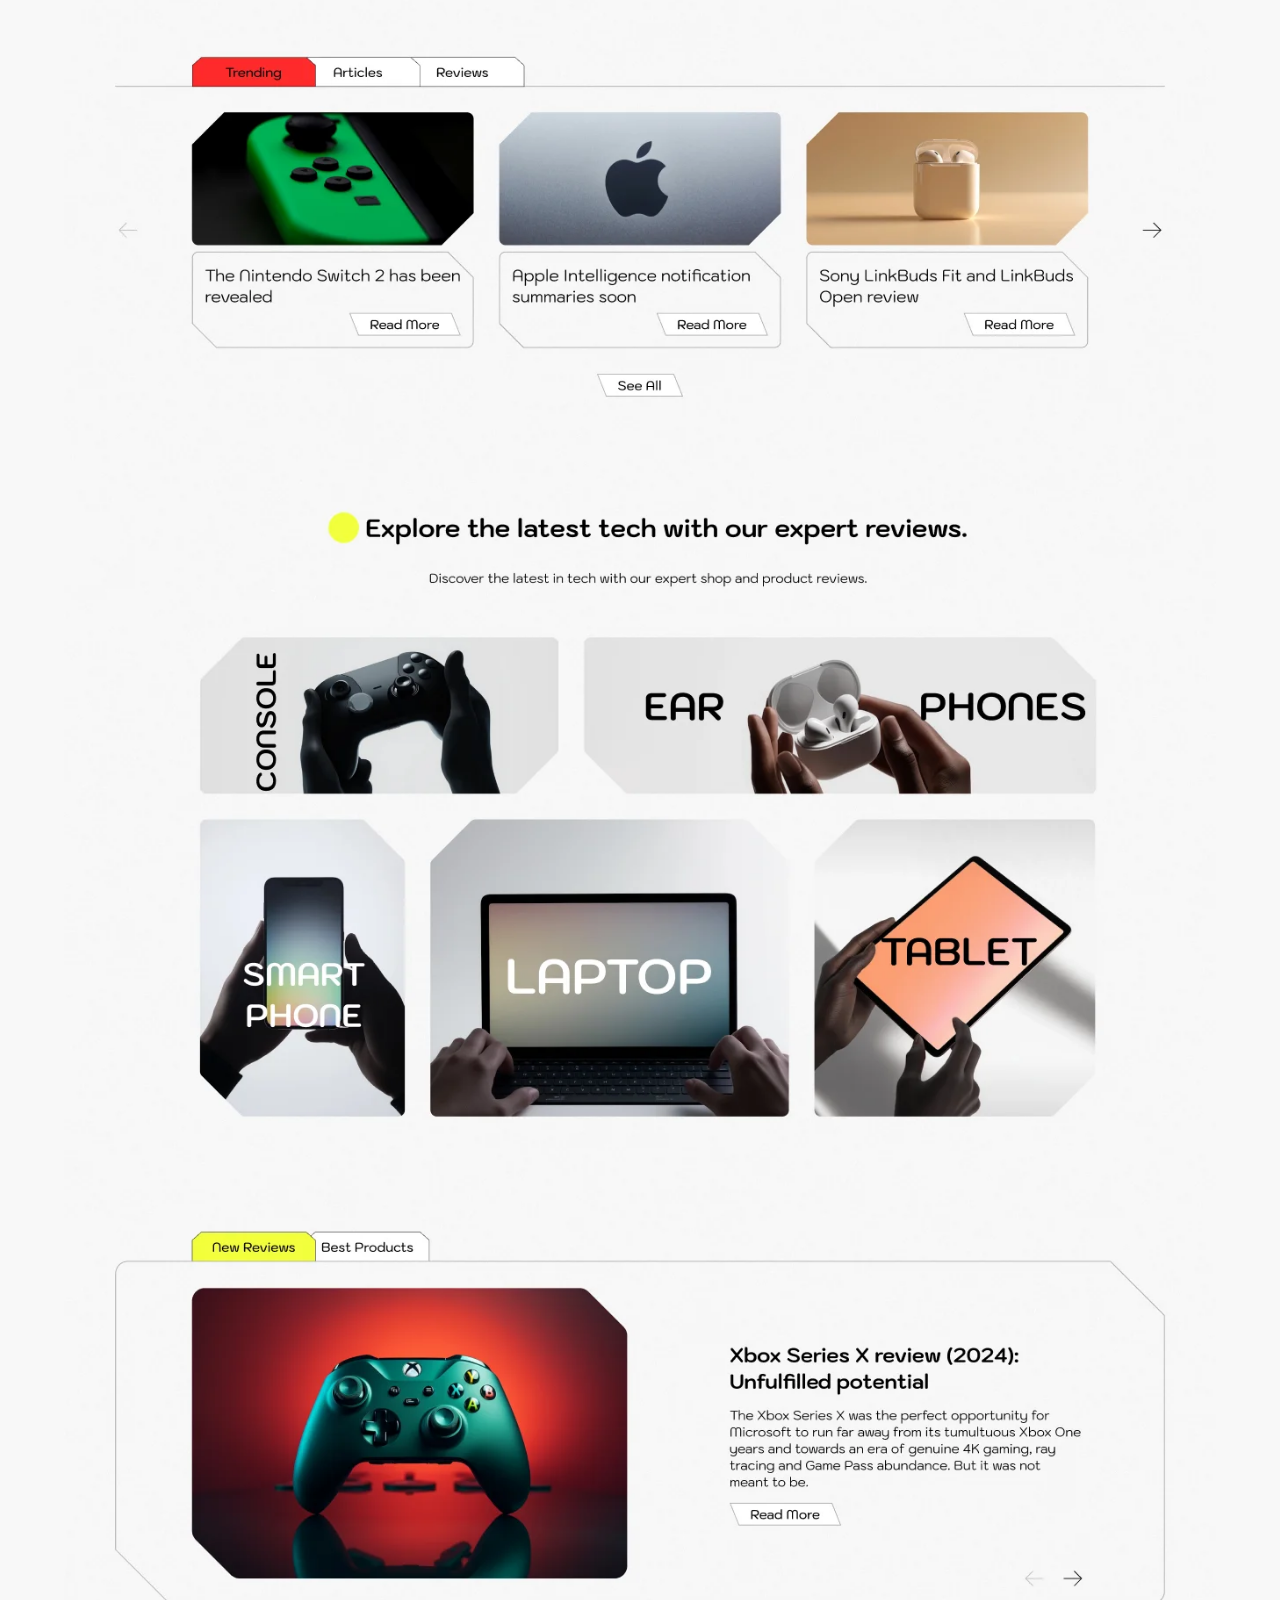
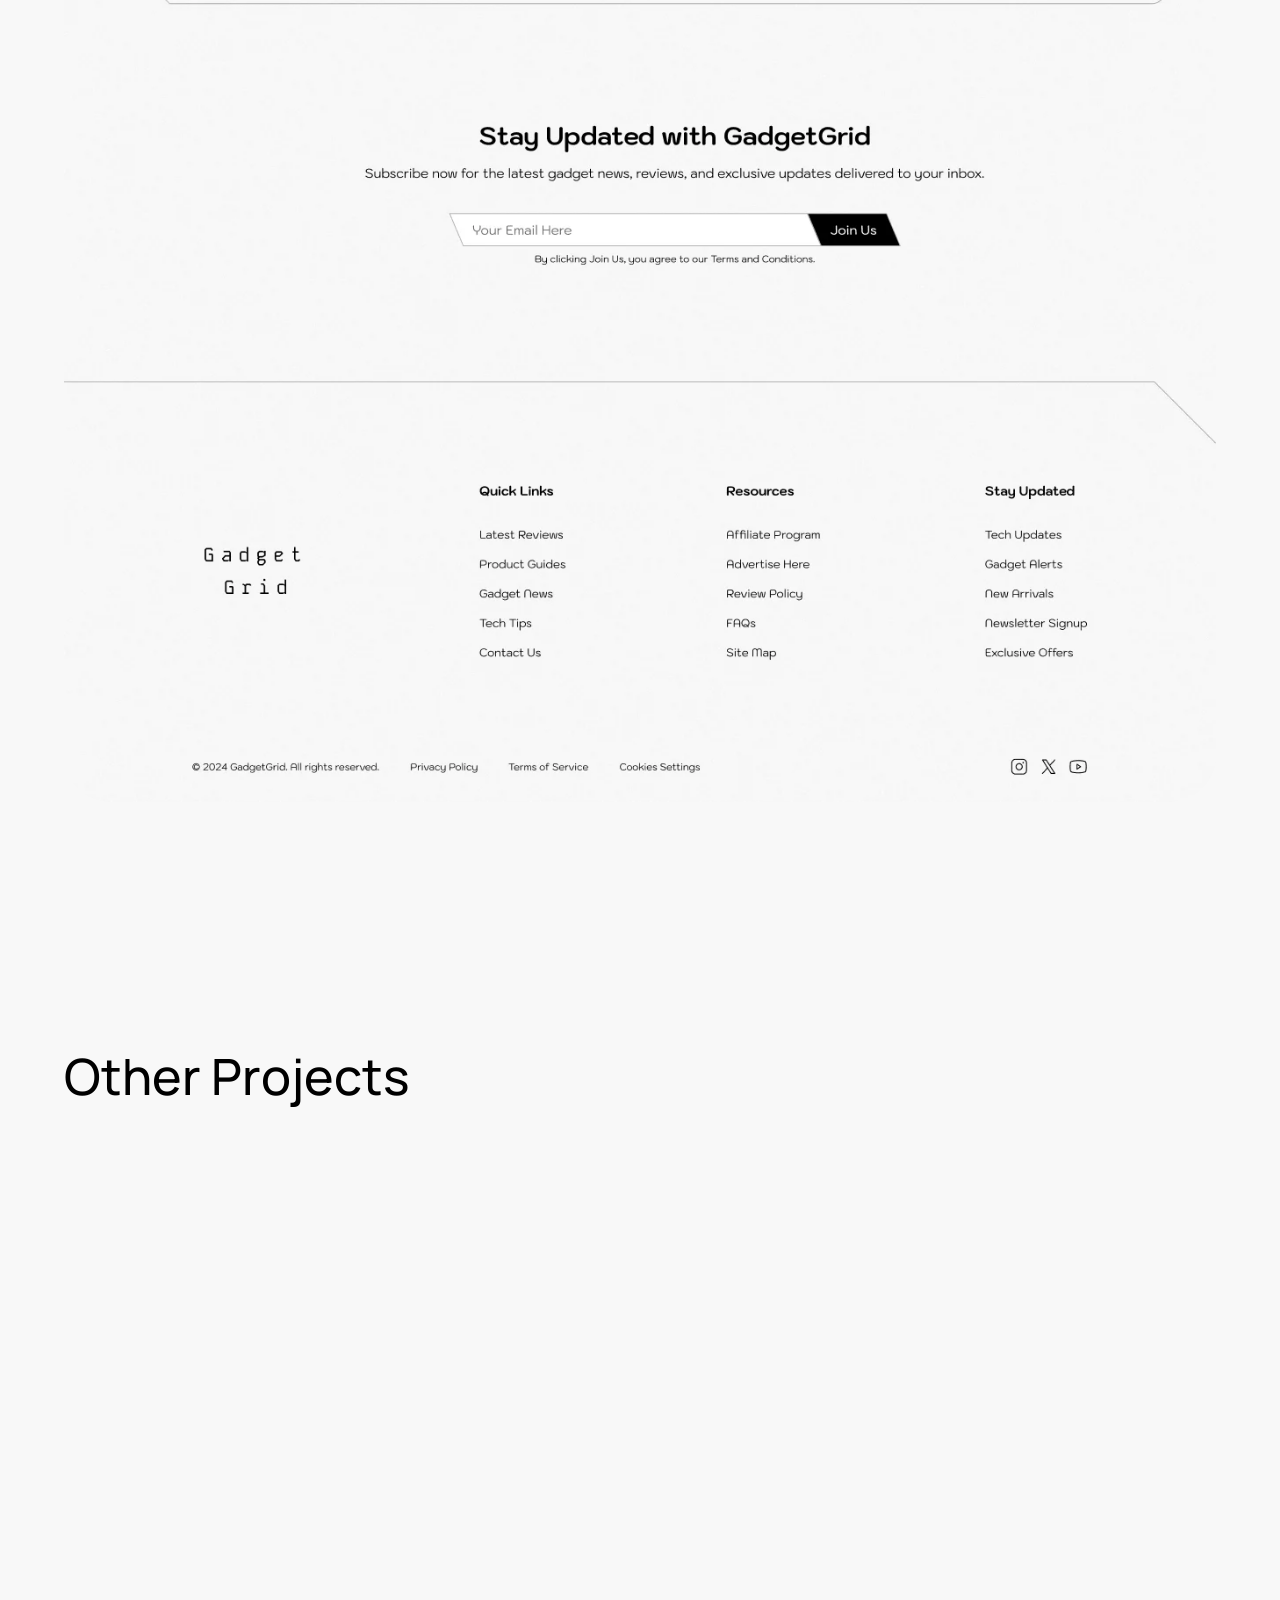
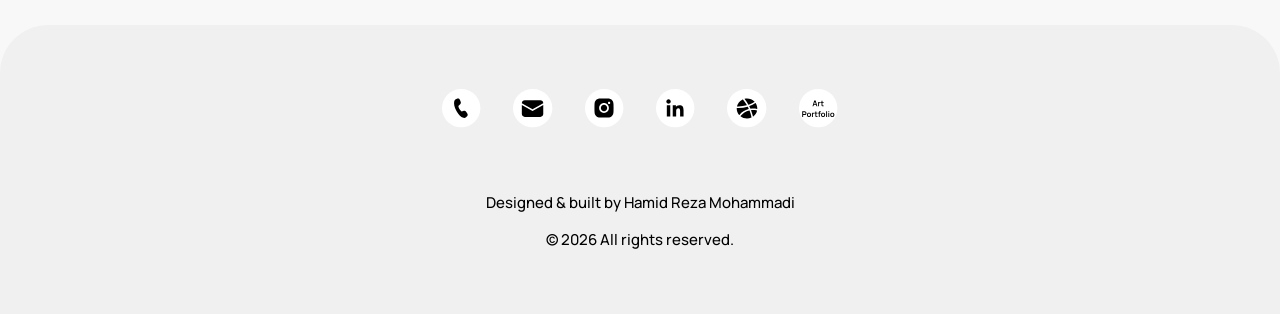
<file: Gadget-grid.html>
<!DOCTYPE html>
<html lang="en">
<head>
    <meta charset="UTF-8">
    <meta name="viewport" content="width=device-width, initial-scale=1.0">
    <title>Gadget Grid | Web Design</title>
    <link rel="preconnect" href="https://fonts.googleapis.com">
    <link rel="preconnect" href="https://fonts.gstatic.com" crossorigin>
    <link href="https://fonts.googleapis.com/css2?family=Manrope:wght@400;500;700&display=swap" rel="stylesheet">
    <link rel="stylesheet" href="style.css">
</head>
<body>
       <!-- Navbar Section (Clean URL) -->
    <div class="navbar-wrapper">
        <nav class="main-navbar">
            <a href="./" class="nav-link">Home</a>
            <a href="./#case-studies" class="nav-link">Projects</a>
            <a href="./#about-product" class="nav-link">About me</a>
            <a href="./#resume" class="nav-link">Resume</a>
            <a href="./#contact" class="nav-btn">contact</a>
        </nav>
    </div>
    
    <!-- Header / Hero Section -->
    <header class="subpage-hero">
        <div class="container">
            <div class="hero-title-wrapper">
                <img src="assets/icons/web-design-icon.svg" alt="Web Design" class="title-icon">
                <h1 class="text-h1">Gadget grid web design project</h1>
            </div>
            
            <div class="metadata-table">
                <div class="meta-row">
                    <div class="meta-item text-caption">
                        <span class="meta-label">Role</span>
                        <span class="meta-value">Web Designer</span>
                    </div>
                    <div class="meta-item text-caption">
                        <span class="meta-label">Type</span>
                        <span class="meta-value">Design Challenge</span>
                    </div>
                    <div class="meta-item text-caption">
                        <span class="meta-label">Timeline</span>
                        <span class="meta-value">2025</span>
                    </div>
                </div>
                <div class="meta-row">
                    <div class="meta-item text-caption">
                        <span class="meta-label">Tools</span>
                        <span class="meta-value">Figma • Photoshop</span>
                    </div>
                    <div class="meta-item text-caption">
                        <span class="meta-label">Scope</span>
                        <span class="meta-value">UI Design • Visual Design • Art Direction</span>
                    </div>
                </div>
            </div>
        </div>
    </header>

    <!-- Main Content Section -->
    <main class="page-section">
        <div class="container">
            
            <div class="content-stage">
                <p class="text-body">
                    For the Gadget Grid project, a technology news website, the goal was to blend classic design aesthetics with a modern visual style without overdoing either approach.<br>
                    The design was primarily inspired by the work of Dieter Rams. Sharp edges and angular elements were combined with rounded corners, while an aluminum-like texture was applied to the background to evoke the feel of modern gadgets and consumer electronics.<br><br>
                    To bring more character to the interface, high-contrast accent colors were used alongside the broken and geometric frame shapes, creating a subtle sense of nostalgia.<br>
                    As this is a news website, the focus was on creating a distinctive yet simple design, allowing users to access and consume content with ease.
                </p>
                <img src="assets/images/gadget-grid-design.webp" alt="Gadget Grid Design" class="content-image no-animate">
            </div>

        </div>
    </main>

    <!-- Other Projects Section -->
    <section class="page-section">
        <div class="container">
            <h2 class="text-h2 other-projects-title">Other Projects</h2>
            
            <div class="projects-grid-3">
                <a href="Axemoon.html" class="small-project-card">
                    <img src="assets/images/Axemoon.webp" alt="Axemoon" class="project-bg">
                    <div class="hover-overlay align-left">
                        <img src="assets/icons/open.svg" alt="Open" class="open-icon">
                        <span class="project-title">Axemoon</span>
                    </div>
                </a>
                <a href="Capital-Fruit.html" class="small-project-card">
                    <img src="assets/images/Capital-Fruit.webp" alt="Capital Fruit" class="project-bg">
                    <div class="hover-overlay align-left">
                        <img src="assets/icons/open.svg" alt="Open" class="open-icon">
                        <span class="project-title">Capital Fruit</span>
                    </div>
                </a>
                <a href="Aura.html" class="small-project-card">
                    <img src="assets/images/Aura.webp" alt="Aura" class="project-bg">
                    <div class="hover-overlay align-left">
                        <img src="assets/icons/open.svg" alt="Open" class="open-icon">
                        <span class="project-title">Aura Design</span>
                    </div>
                </a>
            </div>
        </div>
    </section>

    <!-- Footer Section -->
    <footer class="site-footer">
        <div class="container">
            <div class="footer-content">
                <div class="footer-icons">
                    <a href="tel:00989358502657" target="_blank"><img src="assets/icons/footer-call.svg" alt="Call"></a>
                    <a href="mailto:hamid.r.mod@gmail.com" target="_blank"><img src="assets/icons/footer-mail.svg" alt="Mail"></a>
                    <a href="https://www.instagram.com/hamidrezamohammadiii?utm_source=qr&stkn=MTdydDBqcDg3eDZncQ==" target="_blank"><img src="assets/icons/footer-instagram.svg" alt="Instagram"></a>
                    <a href="https://linkedin.com/in/hamidrezamd" target="_blank"><img src="assets/icons/footer-linkedin.svg" alt="LinkedIn"></a>
                    <a href="https://dribbble.com/hamidrezamhm" target="_blank"><img src="assets/icons/footer-dribbble.svg" alt="Dribbble"></a>
                    <a href="https://hamidrezamod.github.io/art" target="_blank"><img src="assets/icons/footer-art.svg" alt="Art Portfolio"></a>
                </div>
                <div class="footer-text">
                    <p>Designed & built by Hamid Reza Mohammadi</p>
                    <p>© 2026 All rights reserved.</p>
                </div>
            </div>
        </div>
    </footer>
    <!-- اتصال فایل جاوا اسکریپت -->
    <script src="main.js"></script>
</body>
</html>

</body>
</html>
</file>
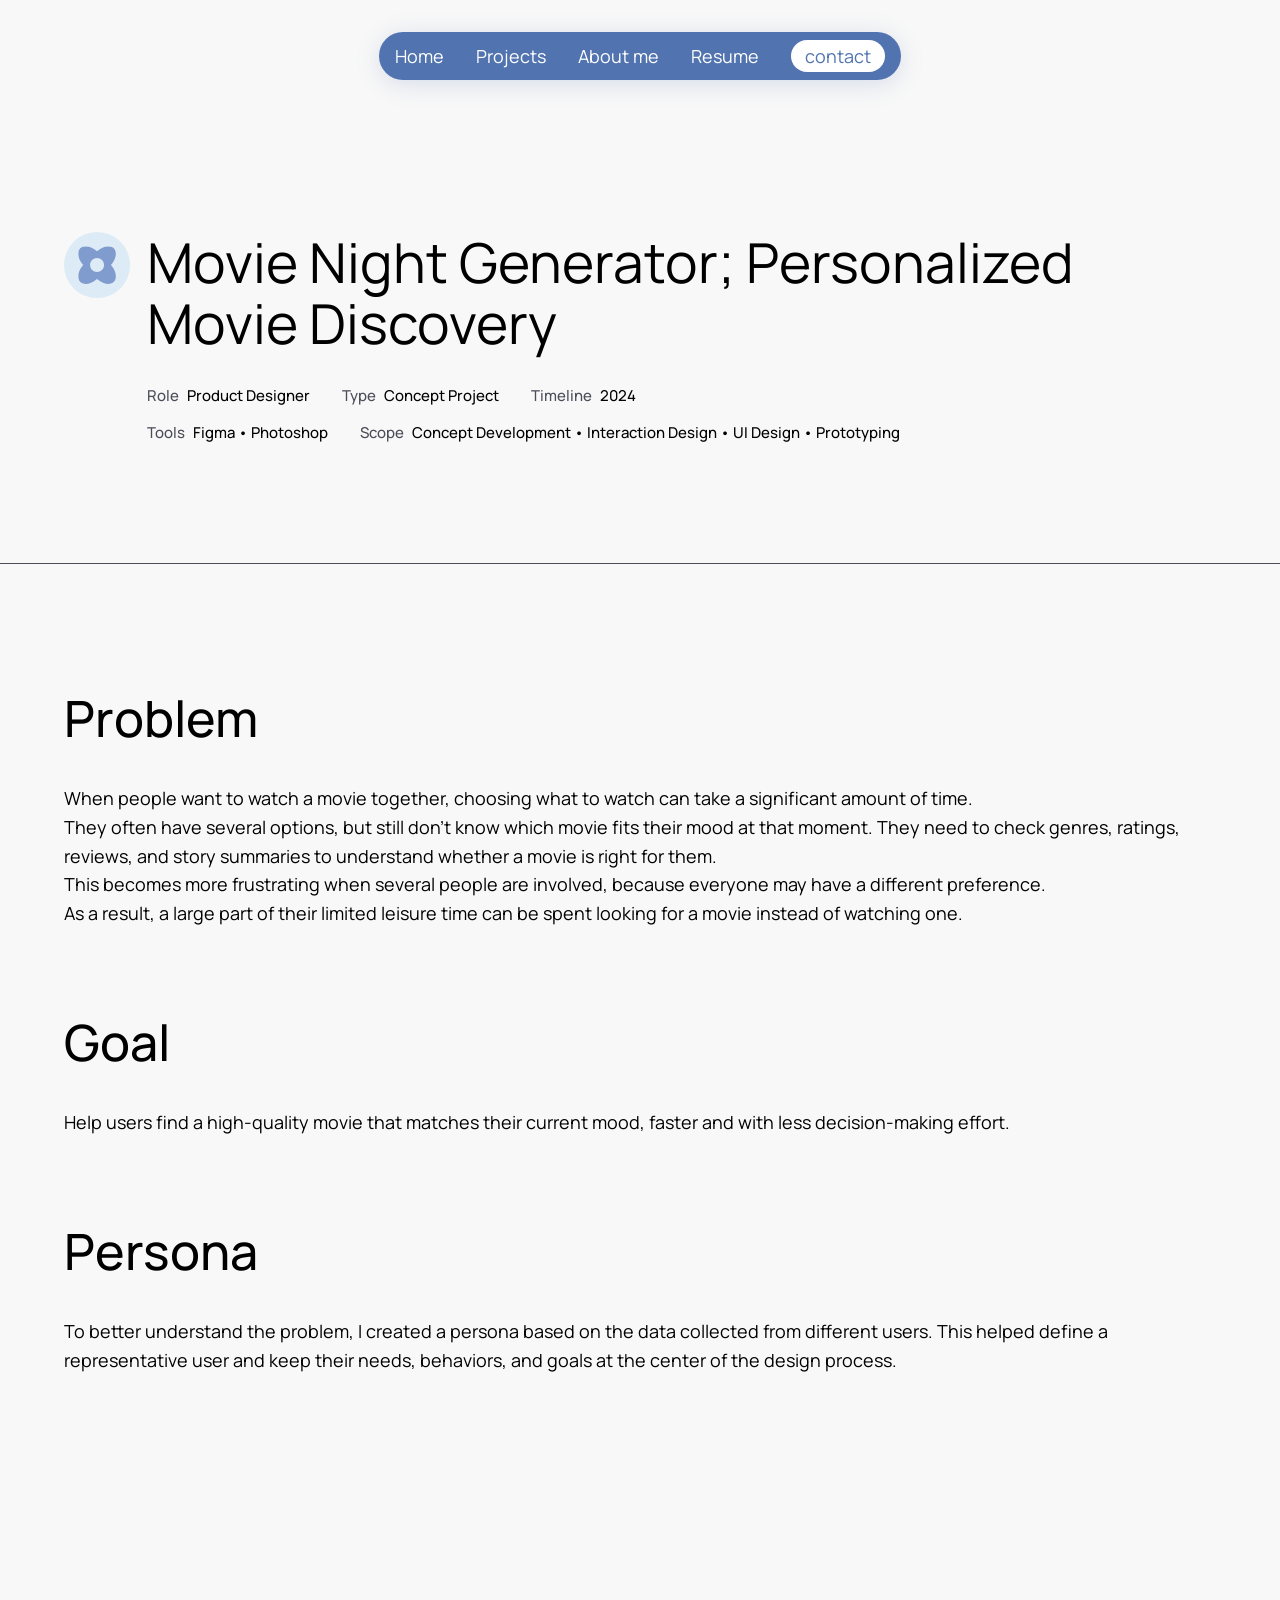
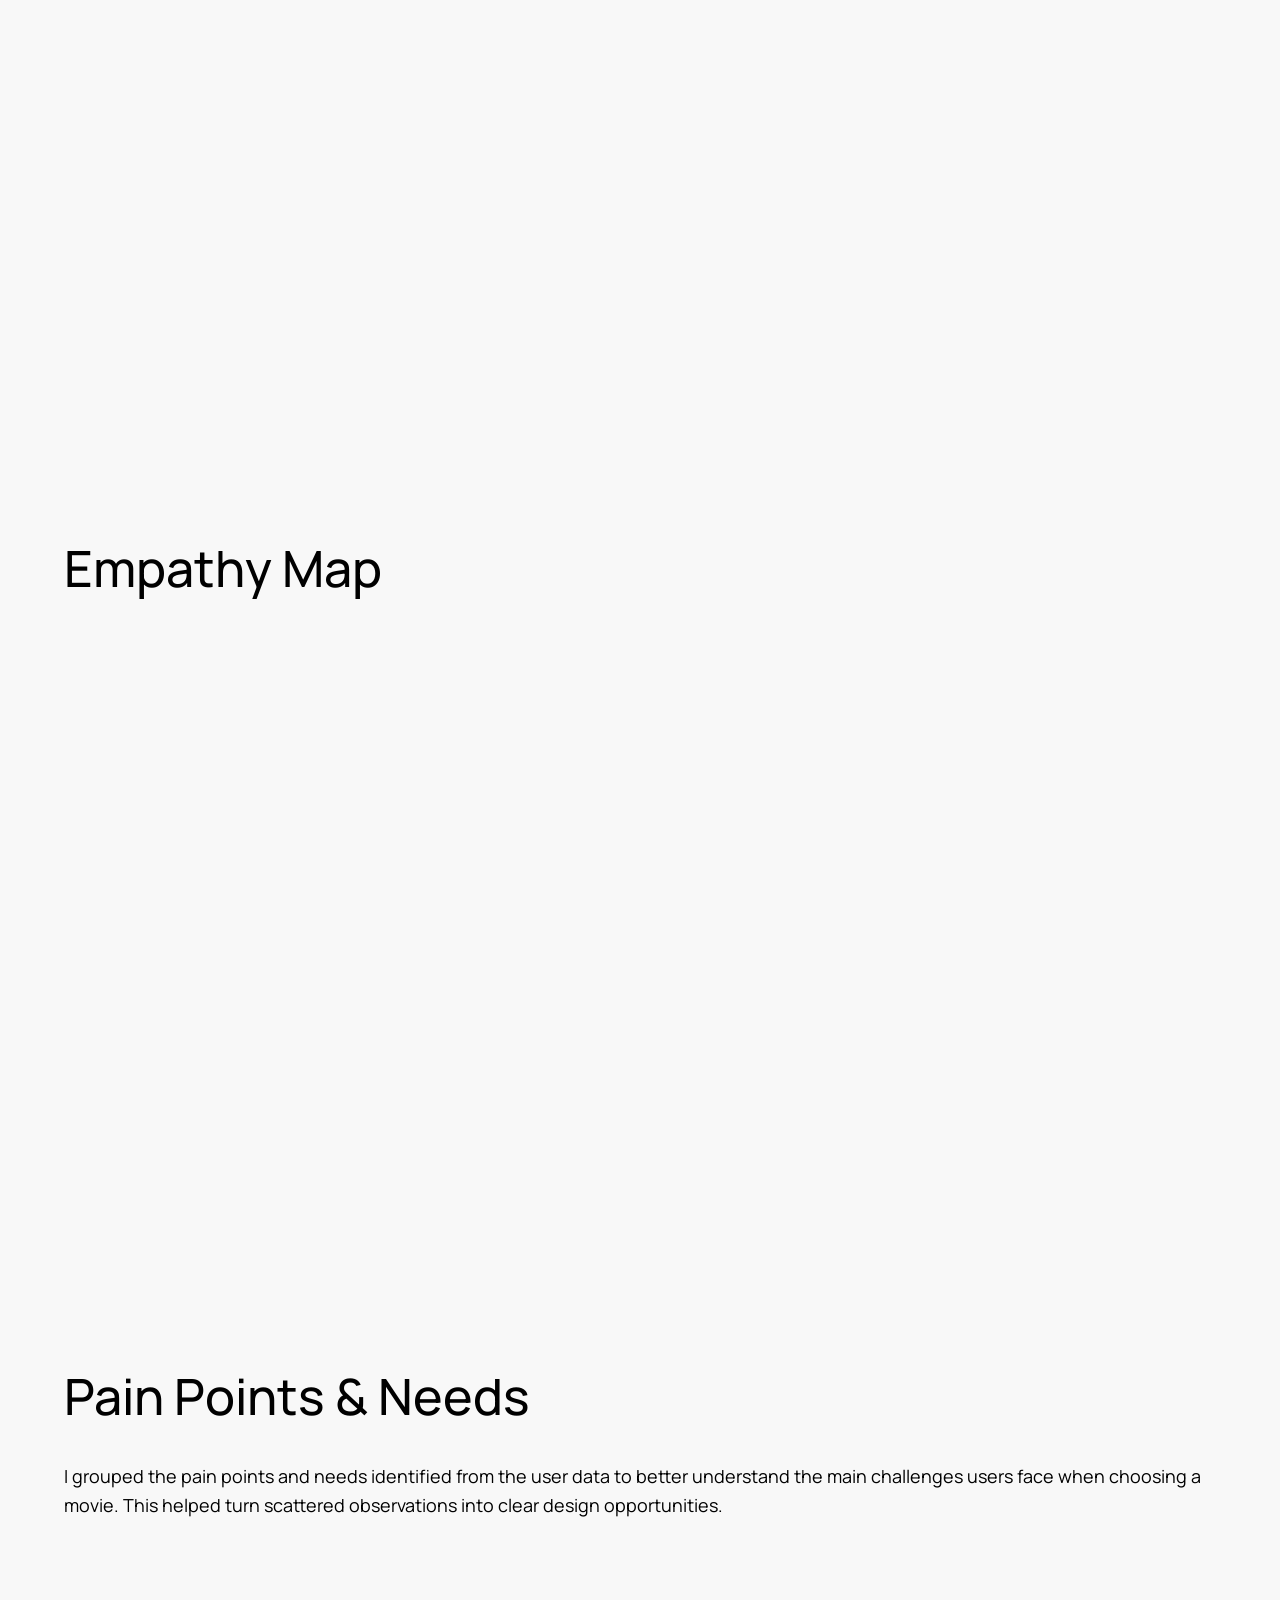
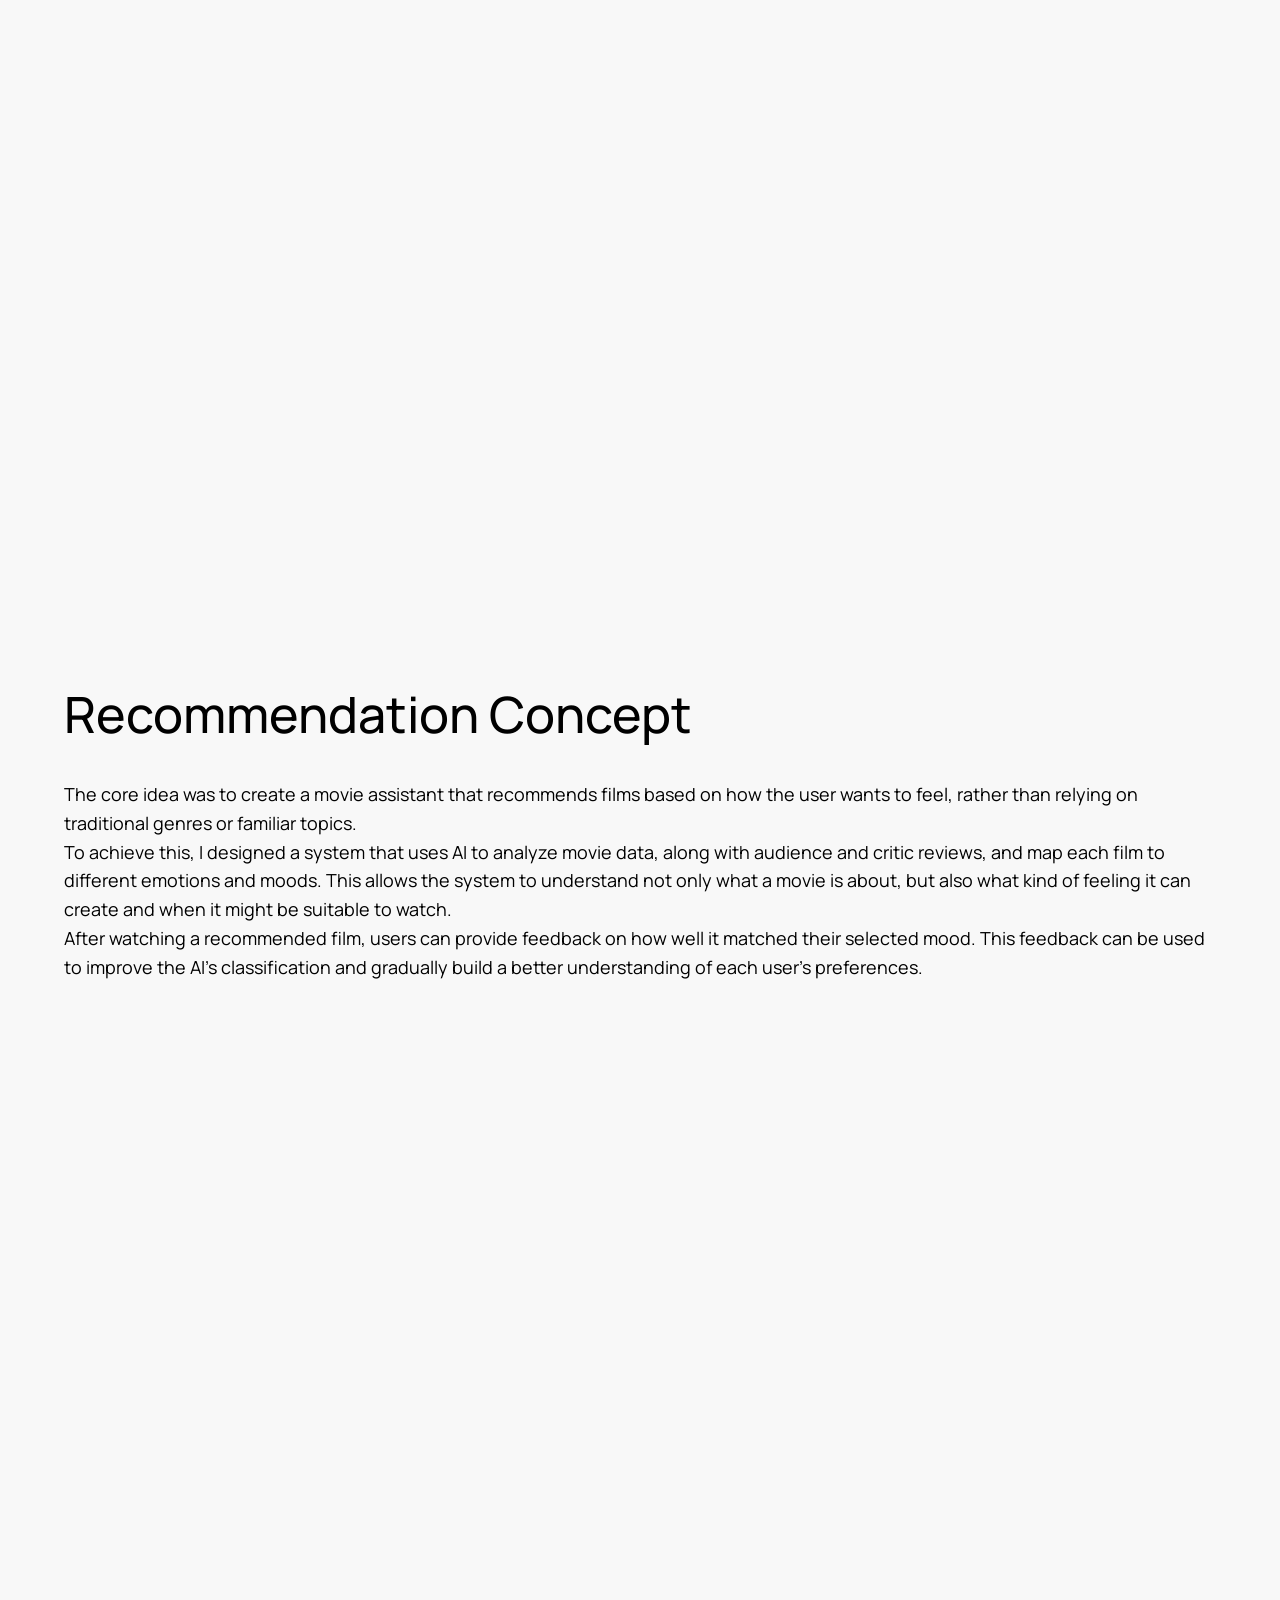
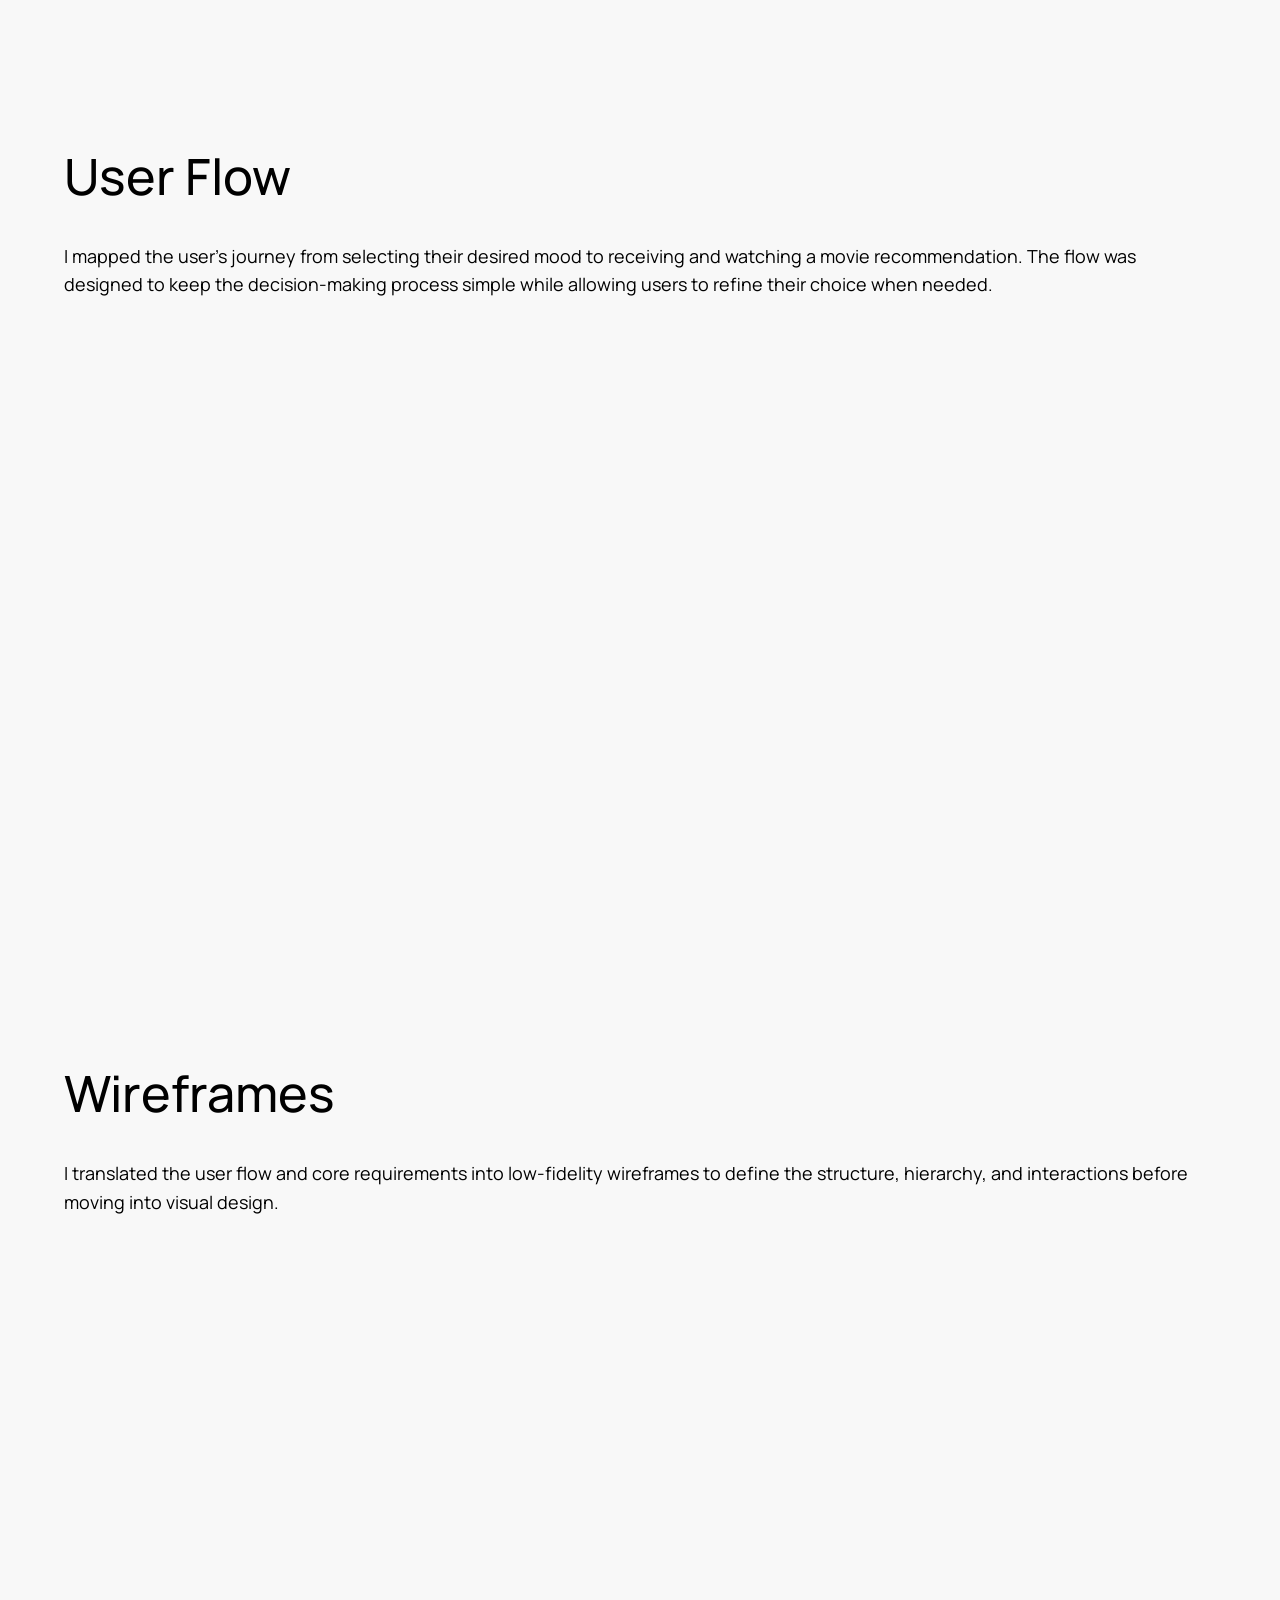
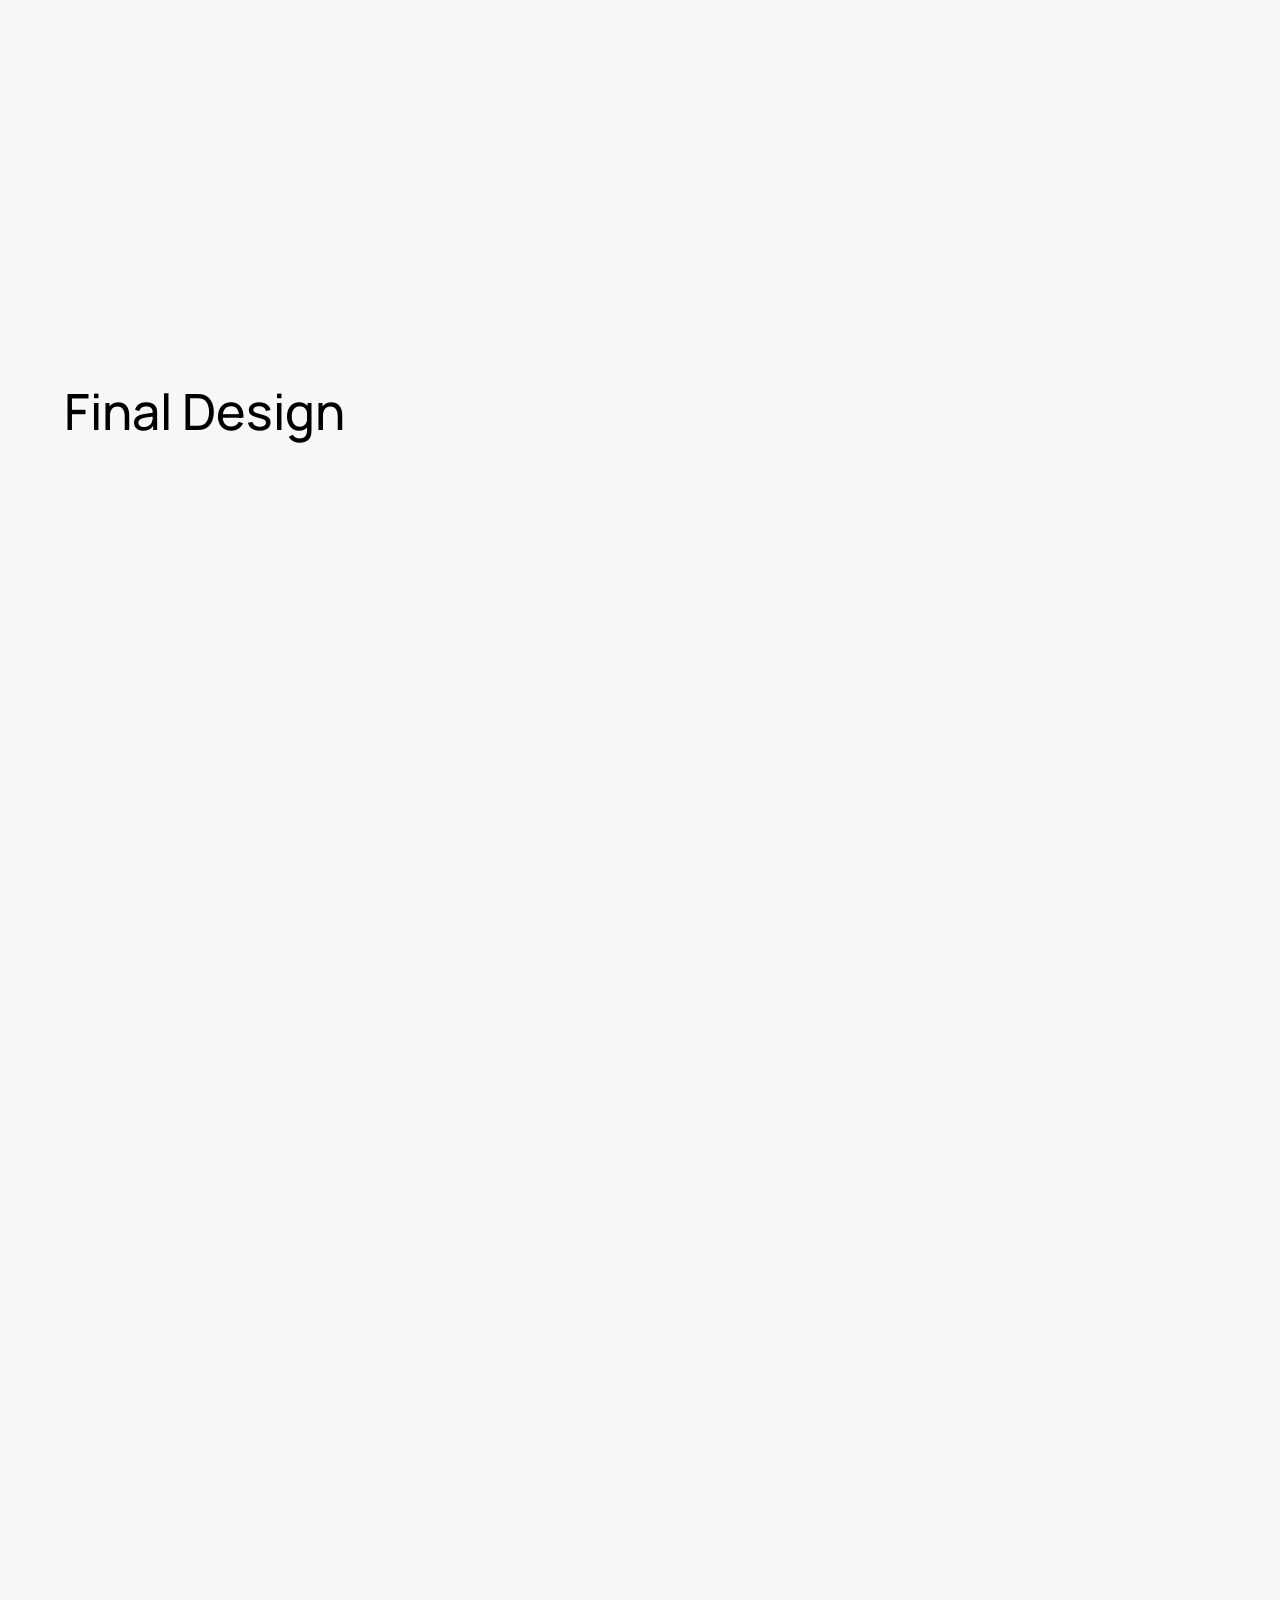
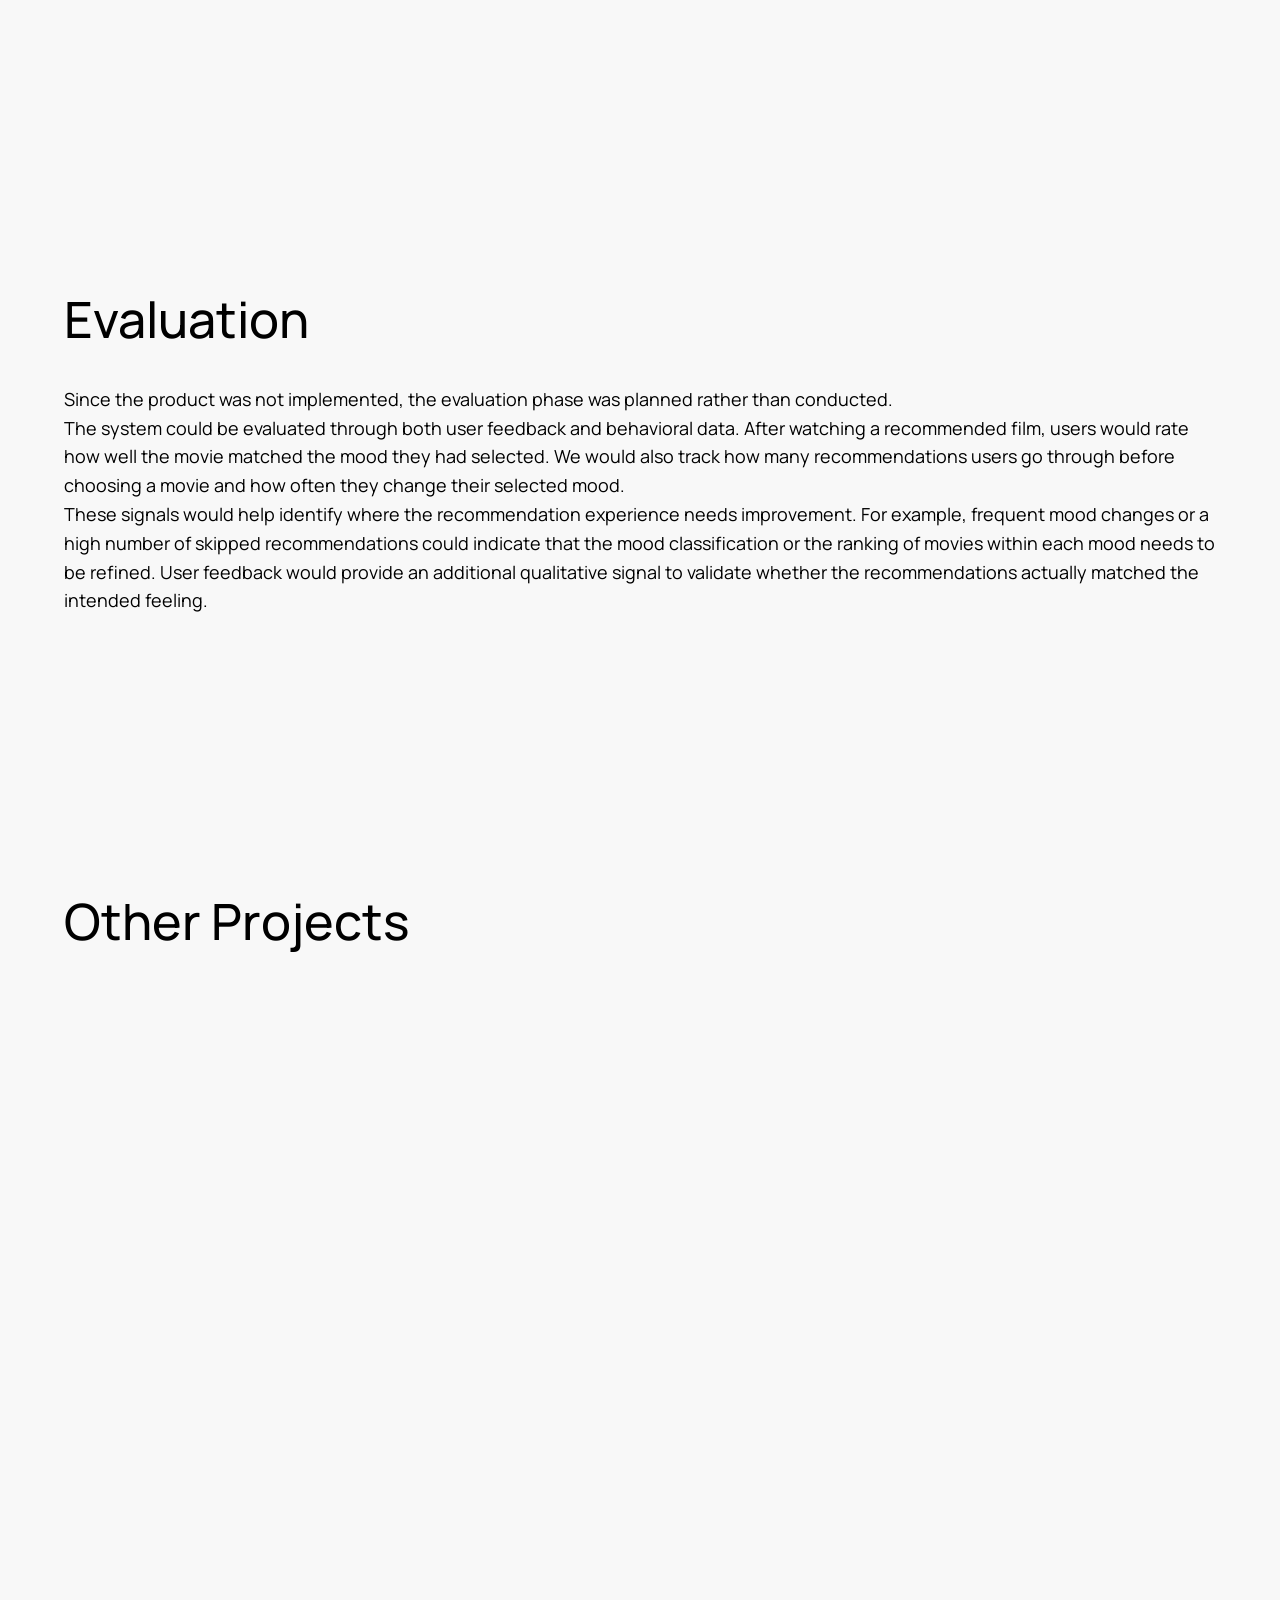
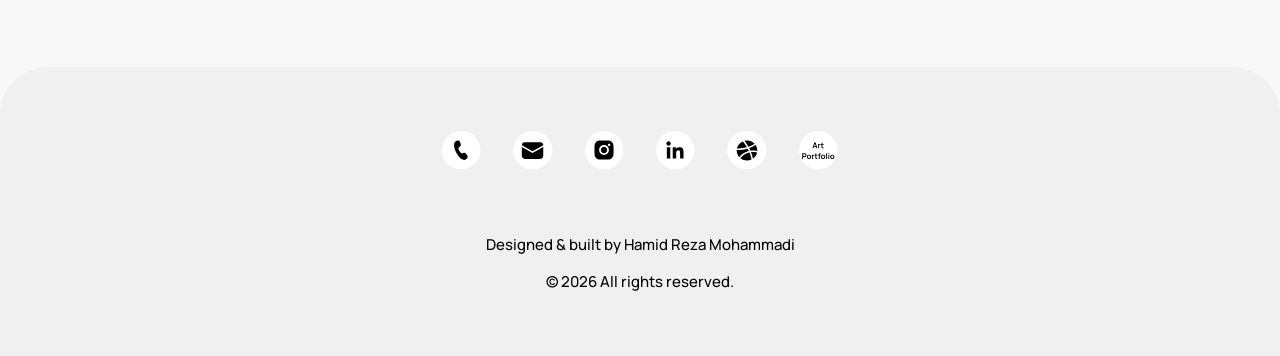
<file: Movie-night-generator.html>
<!DOCTYPE html>
<html lang="en">
<head>
    <meta charset="UTF-8">
    <meta name="viewport" content="width=device-width, initial-scale=1.0">
    <title>Movie Night Generator | Case Study</title>
    <link rel="preconnect" href="https://fonts.googleapis.com">
    <link rel="preconnect" href="https://fonts.gstatic.com" crossorigin>
    <link href="https://fonts.googleapis.com/css2?family=Manrope:wght@400;500;700&display=swap" rel="stylesheet">
    <link rel="stylesheet" href="style.css">
</head>
<body>
        <!-- Navbar Section (Clean URL) -->
    <div class="navbar-wrapper">
        <nav class="main-navbar">
            <a href="./" class="nav-link">Home</a>
            <a href="./#case-studies" class="nav-link">Projects</a>
            <a href="./#about-product" class="nav-link">About me</a>
            <a href="./#resume" class="nav-link">Resume</a>
            <a href="./#contact" class="nav-btn">contact</a>
        </nav>
    </div>
    
    <!-- Header / Hero Section -->
    <header class="subpage-hero">
        <div class="container">
            <div class="hero-title-wrapper">
                <img src="assets/icons/product-design-icon.svg" alt="Product Design" class="title-icon">
                <h1 class="text-h1">Movie Night Generator; Personalized Movie Discovery</h1>
            </div>
            
            <div class="metadata-table">
                <div class="meta-row">
                    <div class="meta-item text-caption">
                        <span class="meta-label">Role</span>
                        <span class="meta-value">Product Designer</span>
                    </div>
                    <div class="meta-item text-caption">
                        <span class="meta-label">Type</span>
                        <span class="meta-value">Concept Project</span>
                    </div>
                    <div class="meta-item text-caption">
                        <span class="meta-label">Timeline</span>
                        <span class="meta-value">2024</span>
                    </div>
                </div>
                <div class="meta-row">
                    <div class="meta-item text-caption">
                        <span class="meta-label">Tools</span>
                        <span class="meta-value">Figma • Photoshop</span>
                    </div>
                    <div class="meta-item text-caption">
                        <span class="meta-label">Scope</span>
                        <span class="meta-value">Concept Development • Interaction Design • UI Design • Prototyping</span>
                    </div>
                </div>
            </div>
        </div>
    </header>

    <!-- Main Content Section -->
    <main class="page-section">
        <div class="container">
            
            <div class="content-stage">
                <h2 class="text-h2">Problem</h2>
                <p class="text-body">
                    When people want to watch a movie together, choosing what to watch can take a significant amount of time.<br>
                    They often have several options, but still don't know which movie fits their mood at that moment. They need to check genres, ratings, reviews, and story summaries to understand whether a movie is right for them.<br>
                    This becomes more frustrating when several people are involved, because everyone may have a different preference.<br>
                    As a result, a large part of their limited leisure time can be spent looking for a movie instead of watching one.
                </p>
            </div>

            <div class="content-stage">
                <h2 class="text-h2">Goal</h2>
                <p class="text-body">Help users find a high-quality movie that matches their current mood, faster and with less decision-making effort.</p>
            </div>

            <div class="content-stage">
                <h2 class="text-h2">Persona</h2>
                <p class="text-body">To better understand the problem, I created a persona based on the data collected from different users. This helped define a representative user and keep their needs, behaviors, and goals at the center of the design process.</p>
                <img src="assets/images/movie-01.webp" alt="Persona" class="content-image">
            </div>

            <div class="content-stage">
                <h2 class="text-h2">Empathy Map</h2>
                <img src="assets/images/movie-02.webp" alt="Empathy Map" class="content-image">
            </div>

            <div class="content-stage">
                <h2 class="text-h2">Pain Points & Needs</h2>
                <p class="text-body">I grouped the pain points and needs identified from the user data to better understand the main challenges users face when choosing a movie. This helped turn scattered observations into clear design opportunities.</p>
                <img src="assets/images/movie-03.webp" alt="Pain Points and Needs" class="content-image">
            </div>

            <div class="content-stage">
                <h2 class="text-h2">Recommendation Concept</h2>
                <p class="text-body">The core idea was to create a movie assistant that recommends films based on how the user wants to feel, rather than relying on traditional genres or familiar topics.<br>
                To achieve this, I designed a system that uses AI to analyze movie data, along with audience and critic reviews, and map each film to different emotions and moods. This allows the system to understand not only what a movie is about, but also what kind of feeling it can create and when it might be suitable to watch.<br>
                After watching a recommended film, users can provide feedback on how well it matched their selected mood. This feedback can be used to improve the AI's classification and gradually build a better understanding of each user's preferences.</p>
                <img src="assets/images/movie-04.webp" alt="Recommendation Concept" class="content-image">
            </div>

            <div class="content-stage">
                <h2 class="text-h2">User Flow</h2>
                <p class="text-body">I mapped the user's journey from selecting their desired mood to receiving and watching a movie recommendation. The flow was designed to keep the decision-making process simple while allowing users to refine their choice when needed.</p>
                <img src="assets/images/movie-05.webp" alt="User Flow" class="content-image">
            </div>

            <div class="content-stage">
                <h2 class="text-h2">Wireframes</h2>
                <p class="text-body">I translated the user flow and core requirements into low-fidelity wireframes to define the structure, hierarchy, and interactions before moving into visual design.</p>
                <img src="assets/images/movie-06.webp" alt="Wireframes" class="content-image">
            </div>

            <div class="content-stage">
                <h2 class="text-h2">Final Design</h2>
                <img src="assets/images/movie-07.webp" alt="Final Design 1" class="content-image">
                <img src="assets/images/movie-07-1.webp" alt="Final Design 2" class="content-image">
            </div>

            <div class="content-stage">
                <h2 class="text-h2">Evaluation</h2>
                <p class="text-body">
                    Since the product was not implemented, the evaluation phase was planned rather than conducted.<br>
                    The system could be evaluated through both user feedback and behavioral data. After watching a recommended film, users would rate how well the movie matched the mood they had selected. We would also track how many recommendations users go through before choosing a movie and how often they change their selected mood.<br>
                    These signals would help identify where the recommendation experience needs improvement. For example, frequent mood changes or a high number of skipped recommendations could indicate that the mood classification or the ranking of movies within each mood needs to be refined. User feedback would provide an additional qualitative signal to validate whether the recommendations actually matched the intended feeling.
                </p>
            </div>

        </div>
    </main>

    <!-- Other Projects Section -->
    <section class="page-section">
        <div class="container">
            <h2 class="text-h2 other-projects-title">Other Projects</h2>
            
            <div class="projects-grid-2">
                <a href="Windows-Control-Center-Concept.html" class="small-project-card">
                    <!-- استفاده از عکس مربعی ویندوز -->
                    <img src="assets/images/Windows-Control-Center-Concept-small.webp" alt="Windows 11 Lock Screen" class="project-bg">
                    <div class="hover-overlay align-left">
                        <img src="assets/icons/open.svg" alt="Open" class="open-icon">
                        <span class="project-title">Windows 11 Lock Screen Control Center Concept</span>
                    </div>
                </a>
                <a href="Torob-PLP-Redesign.html" class="small-project-card">
                    <img src="assets/images/Torob-PLP-Redesign.webp" alt="Torob PLP Redesign" class="project-bg">
                    <div class="hover-overlay align-left">
                        <img src="assets/icons/open.svg" alt="Open" class="open-icon">
                        <span class="project-title">Redesigning Torob’s Product Listing Experience</span>
                    </div>
                </a>
            </div>
        </div>
    </section>

    <!-- Footer Section -->
    <footer class="site-footer">
        <div class="container">
            <div class="footer-content">
                <div class="footer-icons">
                    <a href="tel:00989358502657" target="_blank"><img src="assets/icons/footer-call.svg" alt="Call"></a>
                    <a href="mailto:hamid.r.mod@gmail.com" target="_blank"><img src="assets/icons/footer-mail.svg" alt="Mail"></a>
                    <a href="https://www.instagram.com/hamidrezamohammadiii?utm_source=qr&stkn=MTdydDBqcDg3eDZncQ==" target="_blank"><img src="assets/icons/footer-instagram.svg" alt="Instagram"></a>
                    <a href="https://linkedin.com/in/hamidrezamd" target="_blank"><img src="assets/icons/footer-linkedin.svg" alt="LinkedIn"></a>
                    <a href="https://dribbble.com/hamidrezamhm" target="_blank"><img src="assets/icons/footer-dribbble.svg" alt="Dribbble"></a>
                    <a href="https://hamidrezamod.github.io/art" target="_blank"><img src="assets/icons/footer-art.svg" alt="Art Portfolio"></a>
                </div>
                <div class="footer-text">
                    <p>Designed & built by Hamid Reza Mohammadi</p>
                    <p>© 2026 All rights reserved.</p>
                </div>
            </div>
        </div>
    </footer>
    <!-- اتصال فایل جاوا اسکریپت -->
    <script src="main.js"></script>
</body>
</html>
</body>
</html>
</file>
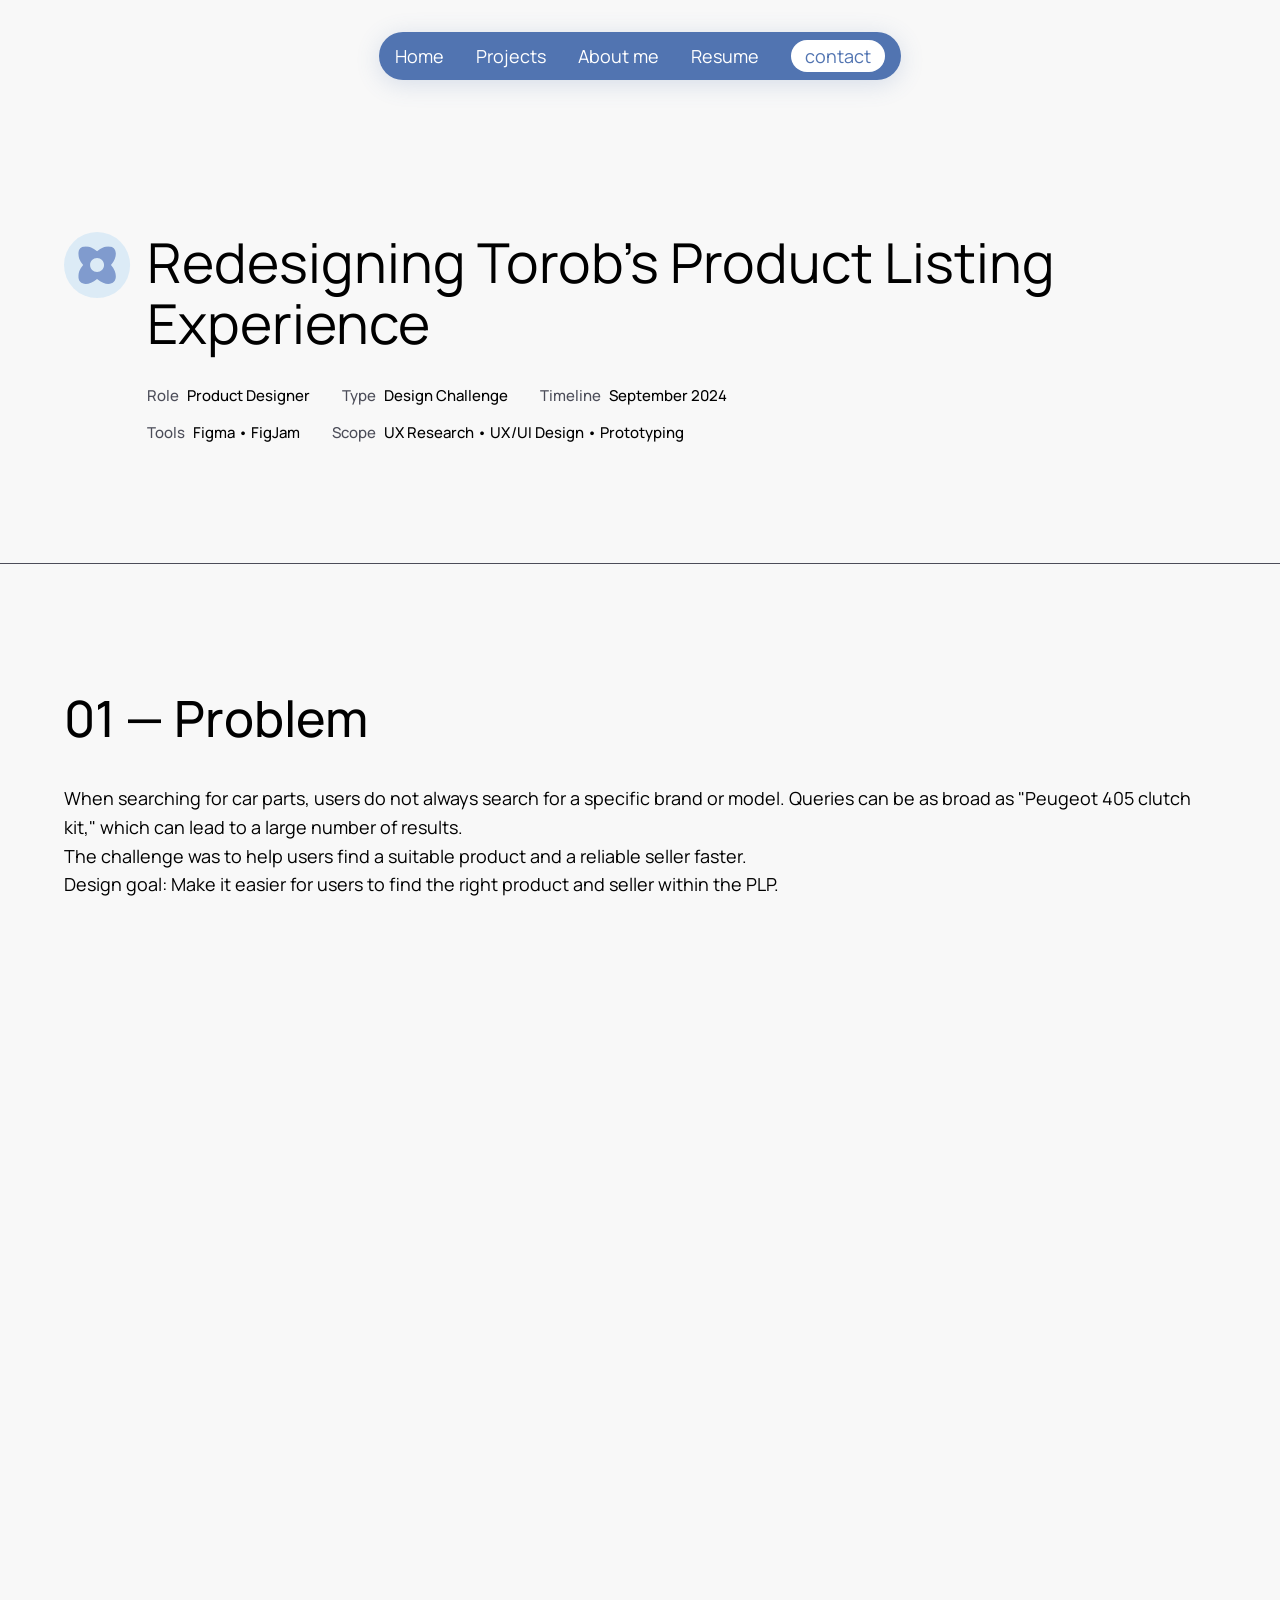
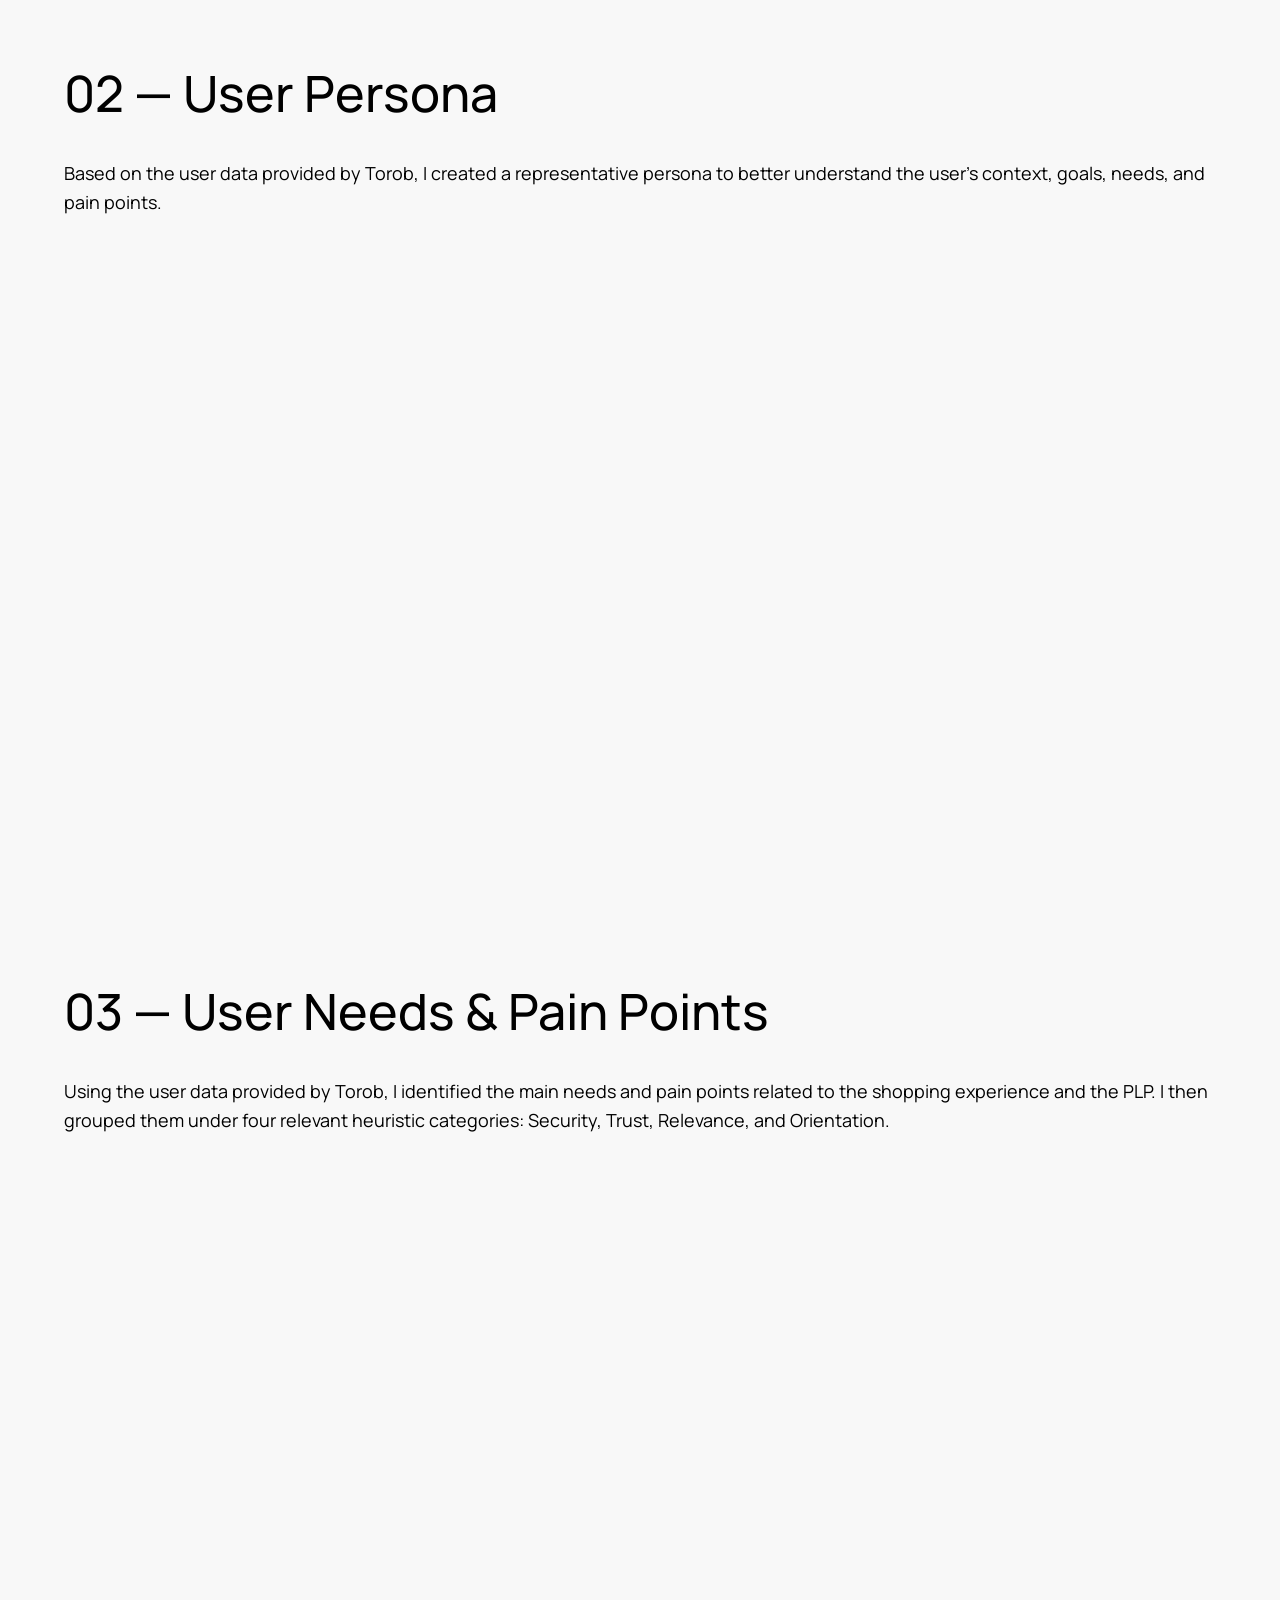
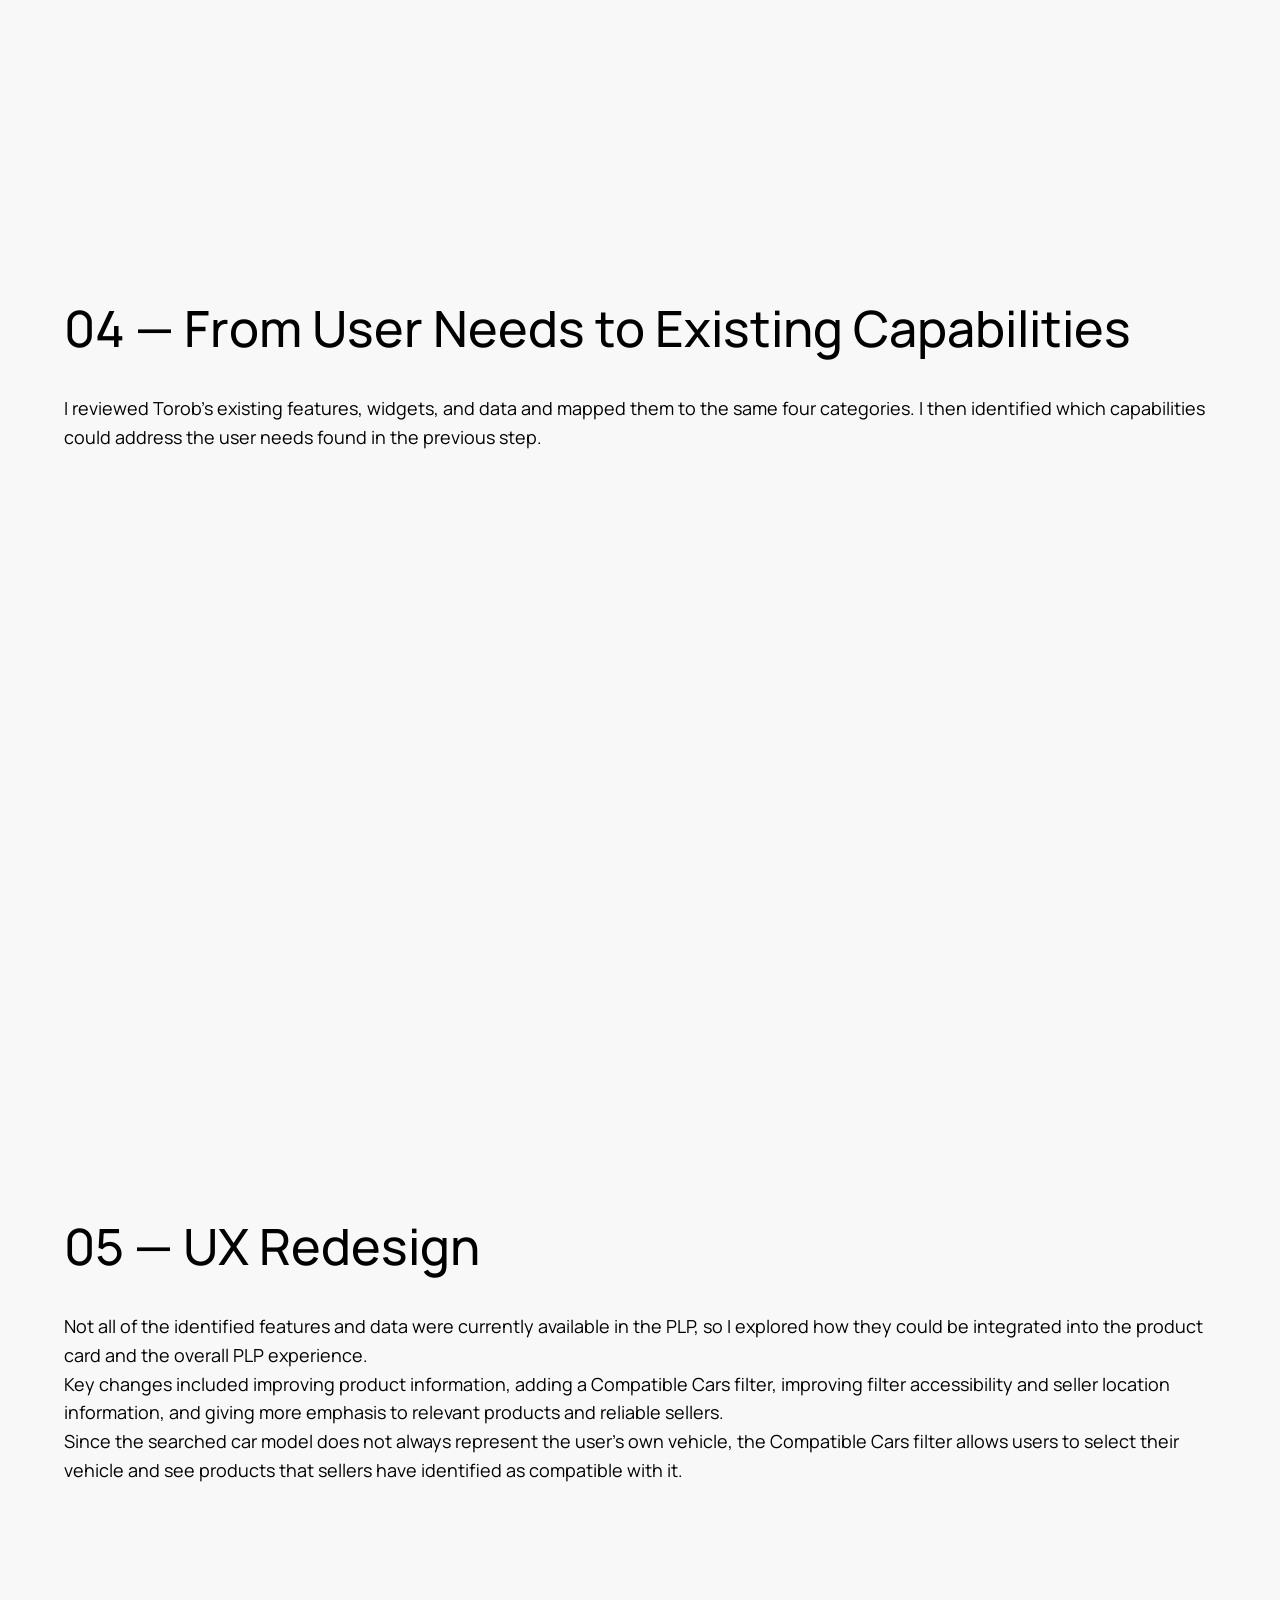
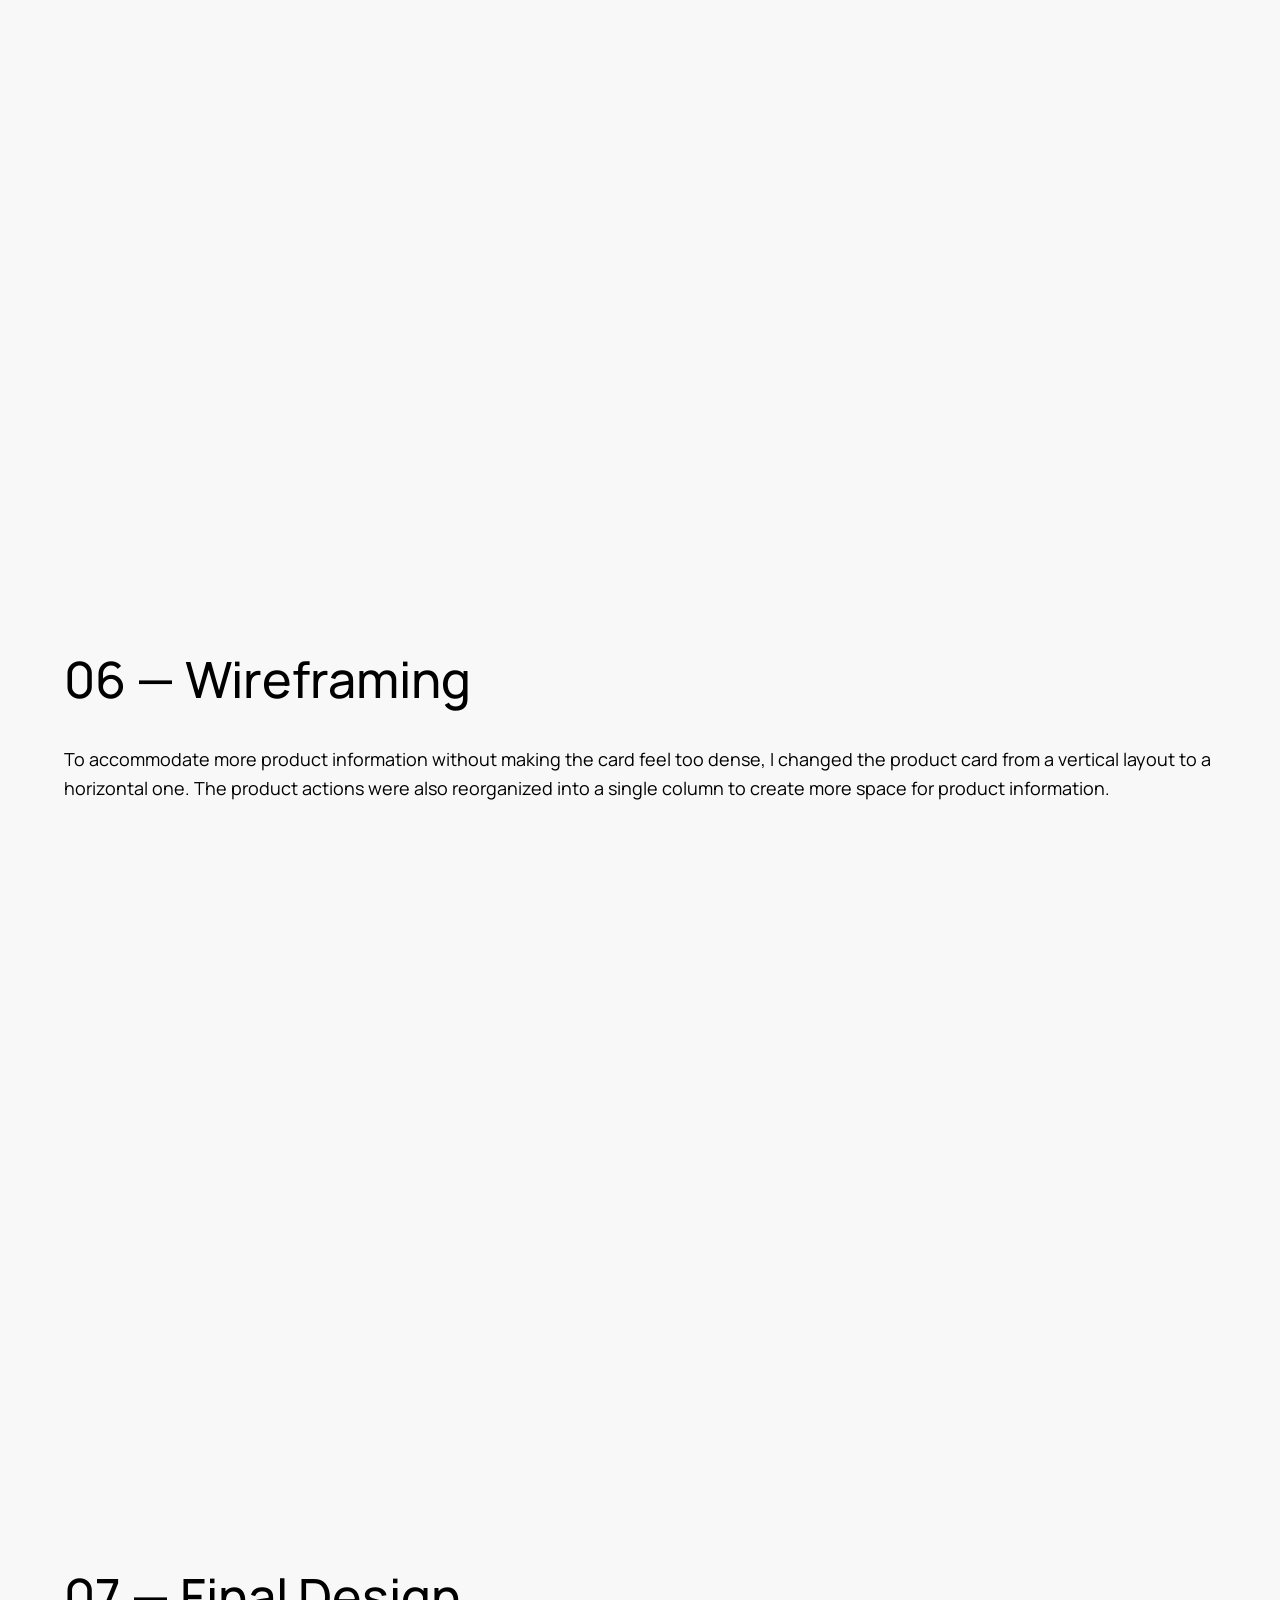
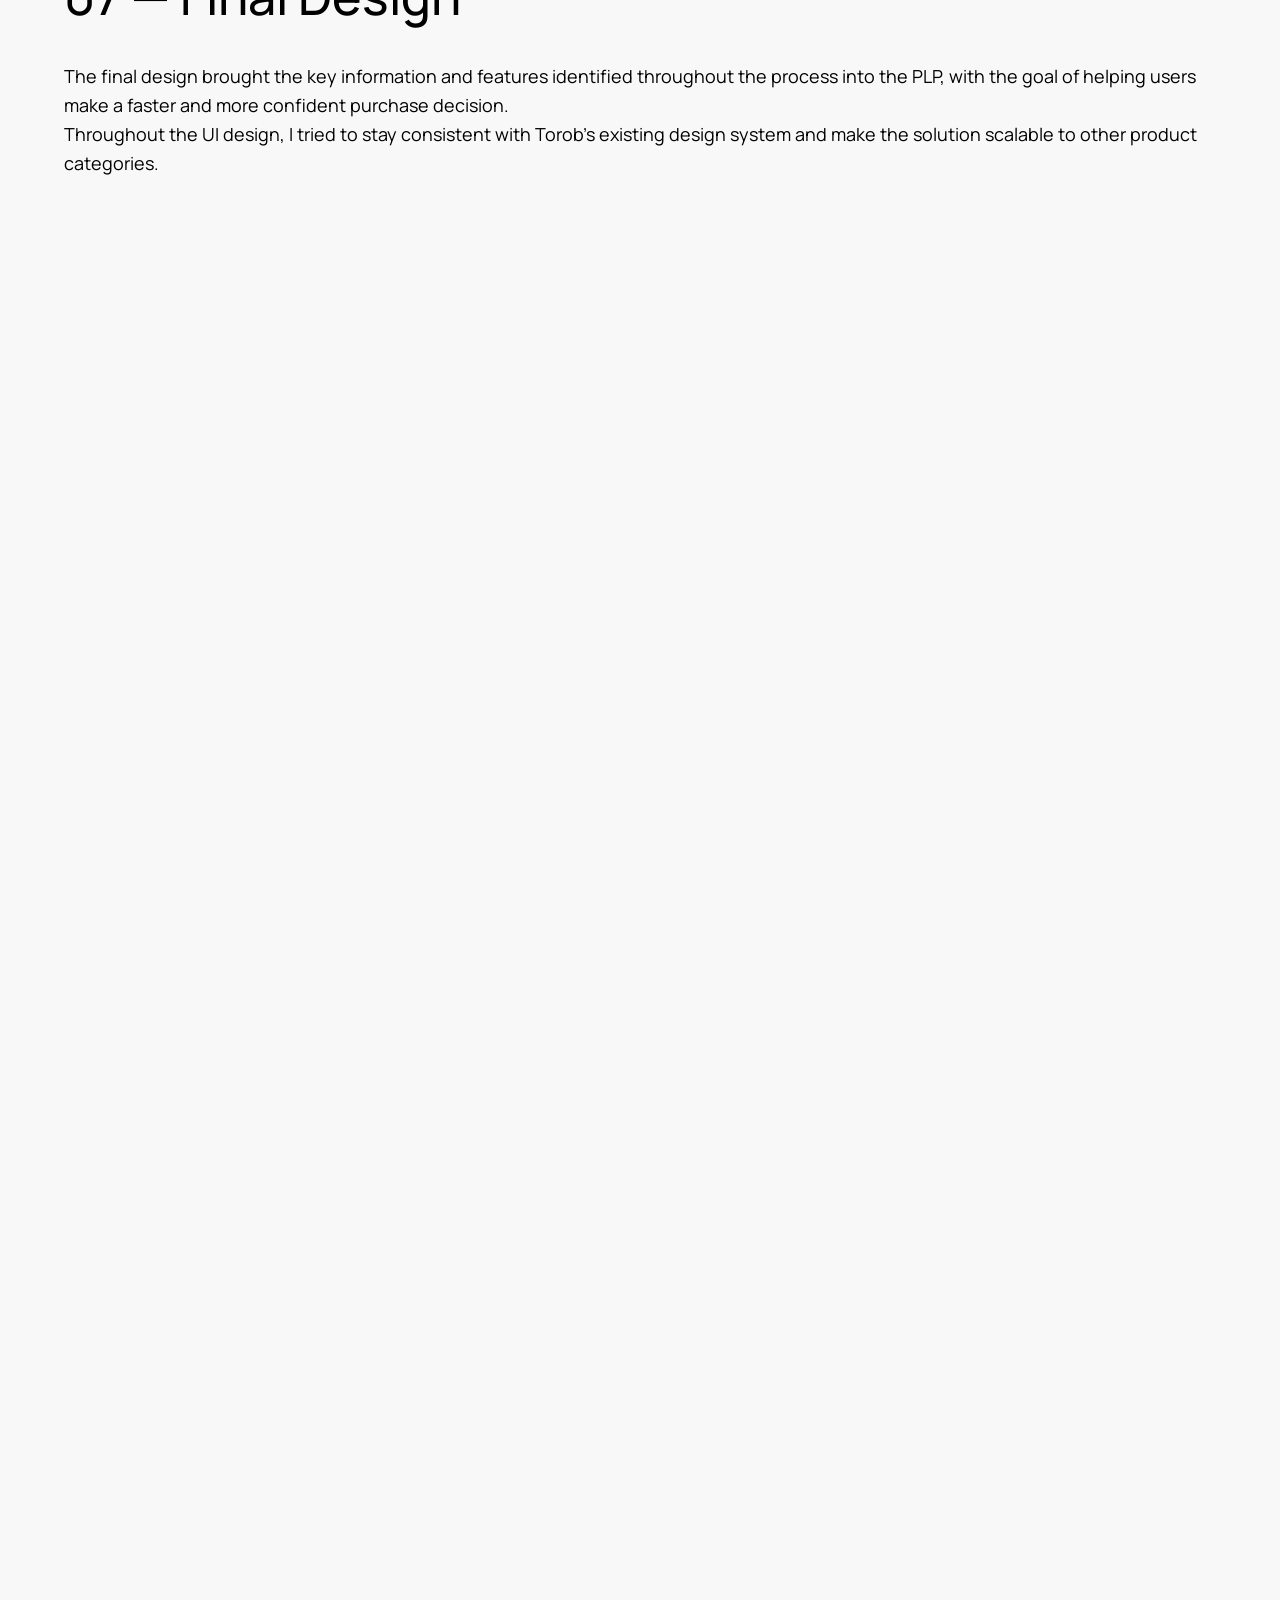
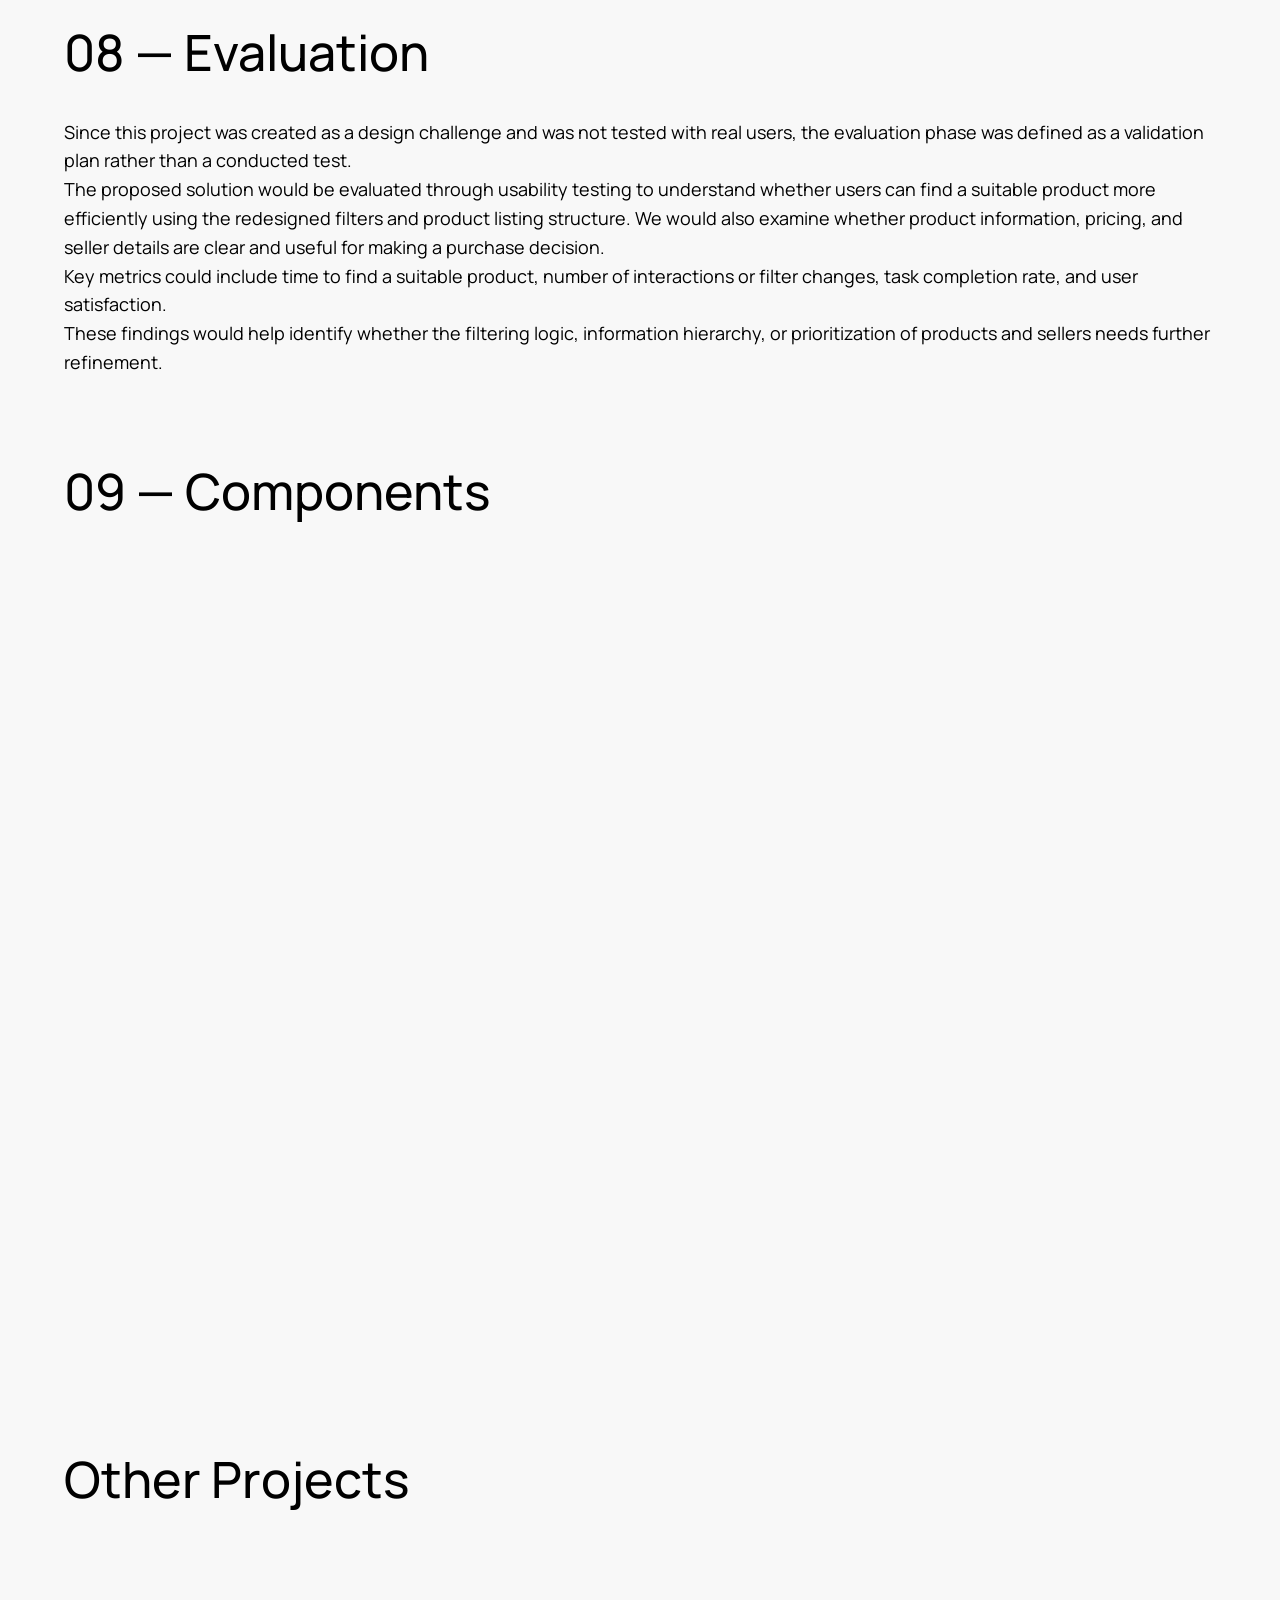
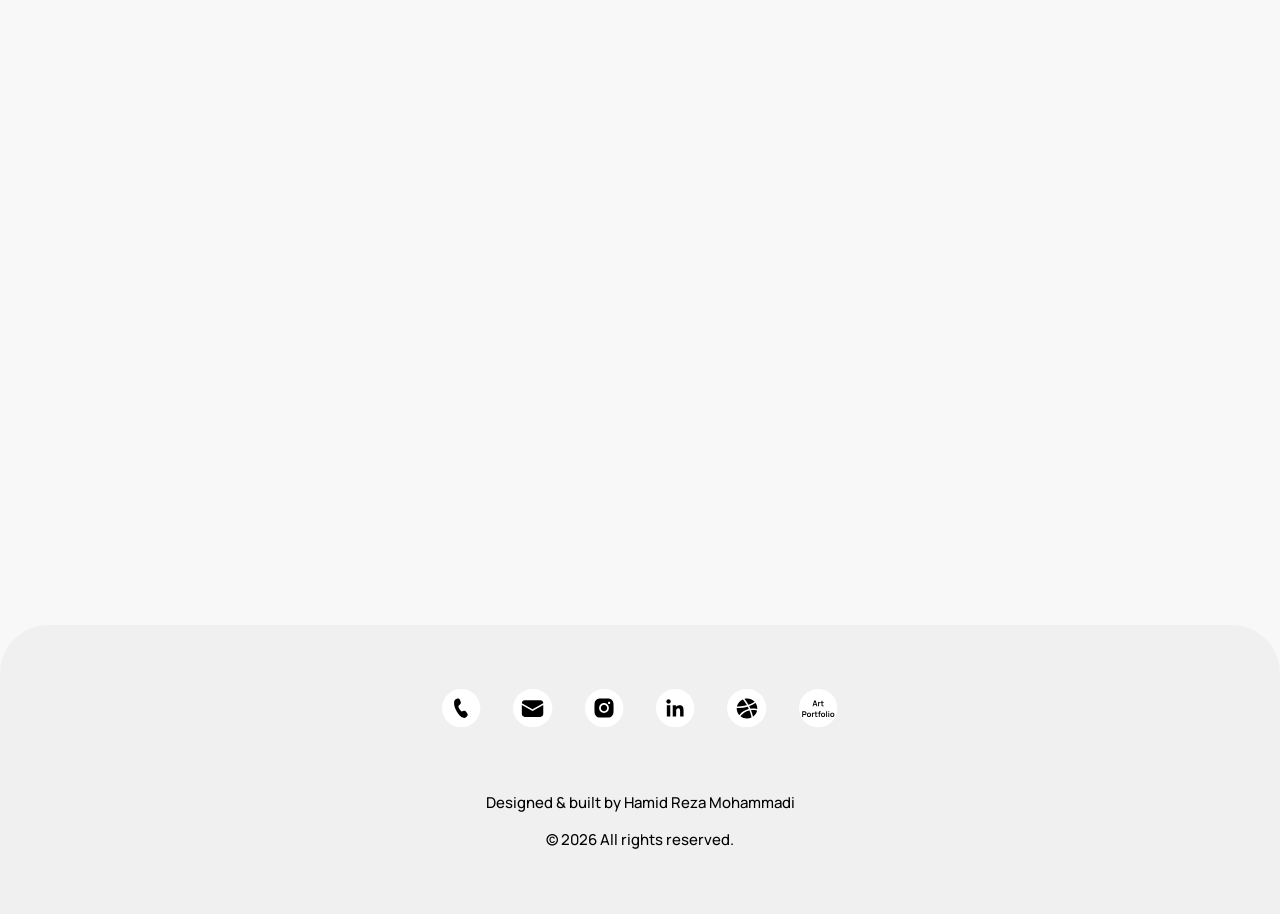
<file: Torob-PLP-Redesign.html>
<!DOCTYPE html>
<html lang="en">
<head>
    <meta charset="UTF-8">
    <meta name="viewport" content="width=device-width, initial-scale=1.0">
    <title>Redesigning Torob’s PLP | Case Study</title>
    <link rel="preconnect" href="https://fonts.googleapis.com">
    <link rel="preconnect" href="https://fonts.gstatic.com" crossorigin>
    <link href="https://fonts.googleapis.com/css2?family=Manrope:wght@400;500;700&display=swap" rel="stylesheet">
    <link rel="stylesheet" href="style.css">
</head>
<body>
       <!-- Navbar Section (Clean URL) -->
    <div class="navbar-wrapper">
        <nav class="main-navbar">
            <a href="./" class="nav-link">Home</a>
            <a href="./#case-studies" class="nav-link">Projects</a>
            <a href="./#about-product" class="nav-link">About me</a>
            <a href="./#resume" class="nav-link">Resume</a>
            <a href="./#contact" class="nav-btn">contact</a>
        </nav>
    </div>
    
    <!-- Header / Hero Section -->
    <header class="subpage-hero">
        <div class="container">
            <div class="hero-title-wrapper">
                <img src="assets/icons/product-design-icon.svg" alt="Product Design" class="title-icon">
                <h1 class="text-h1">Redesigning Torob’s Product Listing Experience</h1>
            </div>
            
            <div class="metadata-table">
                <div class="meta-row">
                    <div class="meta-item text-caption">
                        <span class="meta-label">Role</span>
                        <span class="meta-value">Product Designer</span>
                    </div>
                    <div class="meta-item text-caption">
                        <span class="meta-label">Type</span>
                        <span class="meta-value">Design Challenge</span>
                    </div>
                    <div class="meta-item text-caption">
                        <span class="meta-label">Timeline</span>
                        <span class="meta-value">September 2024</span>
                    </div>
                </div>
                <div class="meta-row">
                    <div class="meta-item text-caption">
                        <span class="meta-label">Tools</span>
                        <span class="meta-value">Figma • FigJam</span>
                    </div>
                    <div class="meta-item text-caption">
                        <span class="meta-label">Scope</span>
                        <span class="meta-value">UX Research • UX/UI Design • Prototyping</span>
                    </div>
                </div>
            </div>
        </div>
    </header>

    <!-- Main Content Section -->
    <main class="page-section">
        <div class="container">
            
            <div class="content-stage">
                <h2 class="text-h2">01 — Problem</h2>
                <p class="text-body">
                    When searching for car parts, users do not always search for a specific brand or model. Queries can be as broad as "Peugeot 405 clutch kit," which can lead to a large number of results.<br>
                    The challenge was to help users find a suitable product and a reliable seller faster.<br>
                    Design goal: Make it easier for users to find the right product and seller within the PLP.
                </p>
                <img src="assets/images/torob-01.webp" alt="Problem" class="content-image">
            </div>

            <div class="content-stage">
                <h2 class="text-h2">02 — User Persona</h2>
                <p class="text-body">Based on the user data provided by Torob, I created a representative persona to better understand the user's context, goals, needs, and pain points.</p>
                <img src="assets/images/torob-02.webp" alt="User Persona" class="content-image">
            </div>

            <div class="content-stage">
                <h2 class="text-h2">03 — User Needs & Pain Points</h2>
                <p class="text-body">Using the user data provided by Torob, I identified the main needs and pain points related to the shopping experience and the PLP. I then grouped them under four relevant heuristic categories: Security, Trust, Relevance, and Orientation.</p>
                <img src="assets/images/torob-03.webp" alt="User Needs and Pain Points" class="content-image">
            </div>

            <div class="content-stage">
                <h2 class="text-h2">04 — From User Needs to Existing Capabilities</h2>
                <p class="text-body">I reviewed Torob's existing features, widgets, and data and mapped them to the same four categories. I then identified which capabilities could address the user needs found in the previous step.</p>
                <img src="assets/images/torob-04.webp" alt="Existing Capabilities" class="content-image">
            </div>

            <div class="content-stage">
                <h2 class="text-h2">05 — UX Redesign</h2>
                <p class="text-body">
                    Not all of the identified features and data were currently available in the PLP, so I explored how they could be integrated into the product card and the overall PLP experience.<br>
                    Key changes included improving product information, adding a Compatible Cars filter, improving filter accessibility and seller location information, and giving more emphasis to relevant products and reliable sellers.<br>
                    Since the searched car model does not always represent the user's own vehicle, the Compatible Cars filter allows users to select their vehicle and see products that sellers have identified as compatible with it.
                </p>
                <img src="assets/images/torob-05.webp" alt="UX Redesign" class="content-image">
            </div>

            <div class="content-stage">
                <h2 class="text-h2">06 — Wireframing</h2>
                <p class="text-body">To accommodate more product information without making the card feel too dense, I changed the product card from a vertical layout to a horizontal one. The product actions were also reorganized into a single column to create more space for product information.</p>
                <img src="assets/images/torob-06.webp" alt="Wireframing" class="content-image">
            </div>

            <div class="content-stage">
                <h2 class="text-h2">07 — Final Design</h2>
                <p class="text-body">
                    The final design brought the key information and features identified throughout the process into the PLP, with the goal of helping users make a faster and more confident purchase decision.<br>
                    Throughout the UI design, I tried to stay consistent with Torob's existing design system and make the solution scalable to other product categories.
                </p>
                <img src="assets/images/torob-07.webp" alt="Final Design 1" class="content-image">
                <img src="assets/images/torob-077.webp" alt="Final Design 2" class="content-image">
            </div>

            <div class="content-stage">
                <h2 class="text-h2">08 — Evaluation</h2>
                <p class="text-body">
                    Since this project was created as a design challenge and was not tested with real users, the evaluation phase was defined as a validation plan rather than a conducted test.<br>
                    The proposed solution would be evaluated through usability testing to understand whether users can find a suitable product more efficiently using the redesigned filters and product listing structure. We would also examine whether product information, pricing, and seller details are clear and useful for making a purchase decision.<br>
                    Key metrics could include time to find a suitable product, number of interactions or filter changes, task completion rate, and user satisfaction.<br>
                    These findings would help identify whether the filtering logic, information hierarchy, or prioritization of products and sellers needs further refinement.
                </p>
            </div>

            <div class="content-stage">
                <h2 class="text-h2">09 — Components</h2>
                <img src="assets/images/torob-09.webp" alt="Components" class="content-image">
            </div>

        </div>
    </main>

    <!-- Other Projects Section -->
    <section class="page-section">
        <div class="container">
            <h2 class="text-h2 other-projects-title">Other Projects</h2>
            
            <div class="projects-grid-2">
                <a href="Windows-Control-Center-Concept.html" class="small-project-card">
                    <!-- استفاده از عکس مربعی ویندوز -->
                    <img src="assets/images/Windows-Control-Center-Concept-small.webp" alt="Windows 11 Lock Screen" class="project-bg">
                    <div class="hover-overlay align-left">
                        <img src="assets/icons/open.svg" alt="Open" class="open-icon">
                        <span class="project-title">Windows 11 Lock Screen Control Center Concept</span>
                    </div>
                </a>
                <a href="Movie-night-generator.html" class="small-project-card">
                    <img src="assets/images/Movie-night-generator.webp" alt="Movie Night" class="project-bg">
                    <div class="hover-overlay align-left">
                        <img src="assets/icons/open.svg" alt="Open" class="open-icon">
                        <span class="project-title">Movie Night Generator; Personalized Movie Discovery</span>
                    </div>
                </a>
            </div>
        </div>
    </section>

    <!-- Footer Section -->
    <footer class="site-footer">
        <div class="container">
            <div class="footer-content">
                <div class="footer-icons">
                    <a href="tel:00989358502657" target="_blank"><img src="assets/icons/footer-call.svg" alt="Call"></a>
                    <a href="mailto:hamid.r.mod@gmail.com" target="_blank"><img src="assets/icons/footer-mail.svg" alt="Mail"></a>
                    <a href="https://www.instagram.com/hamidrezamohammadiii?utm_source=qr&stkn=MTdydDBqcDg3eDZncQ==" target="_blank"><img src="assets/icons/footer-instagram.svg" alt="Instagram"></a>
                    <a href="https://linkedin.com/in/hamidrezamd" target="_blank"><img src="assets/icons/footer-linkedin.svg" alt="LinkedIn"></a>
                    <a href="https://dribbble.com/hamidrezamhm" target="_blank"><img src="assets/icons/footer-dribbble.svg" alt="Dribbble"></a>
                    <a href="https://hamidrezamod.github.io/art" target="_blank"><img src="assets/icons/footer-art.svg" alt="Art Portfolio"></a>
                </div>
                <div class="footer-text">
                    <p>Designed & built by Hamid Reza Mohammadi</p>
                    <p>© 2026 All rights reserved.</p>
                </div>
            </div>
        </div>
    </footer>
    <!-- اتصال فایل جاوا اسکریپت -->
    <script src="main.js"></script>
</body>
</html>

</body>
</html>
</file>
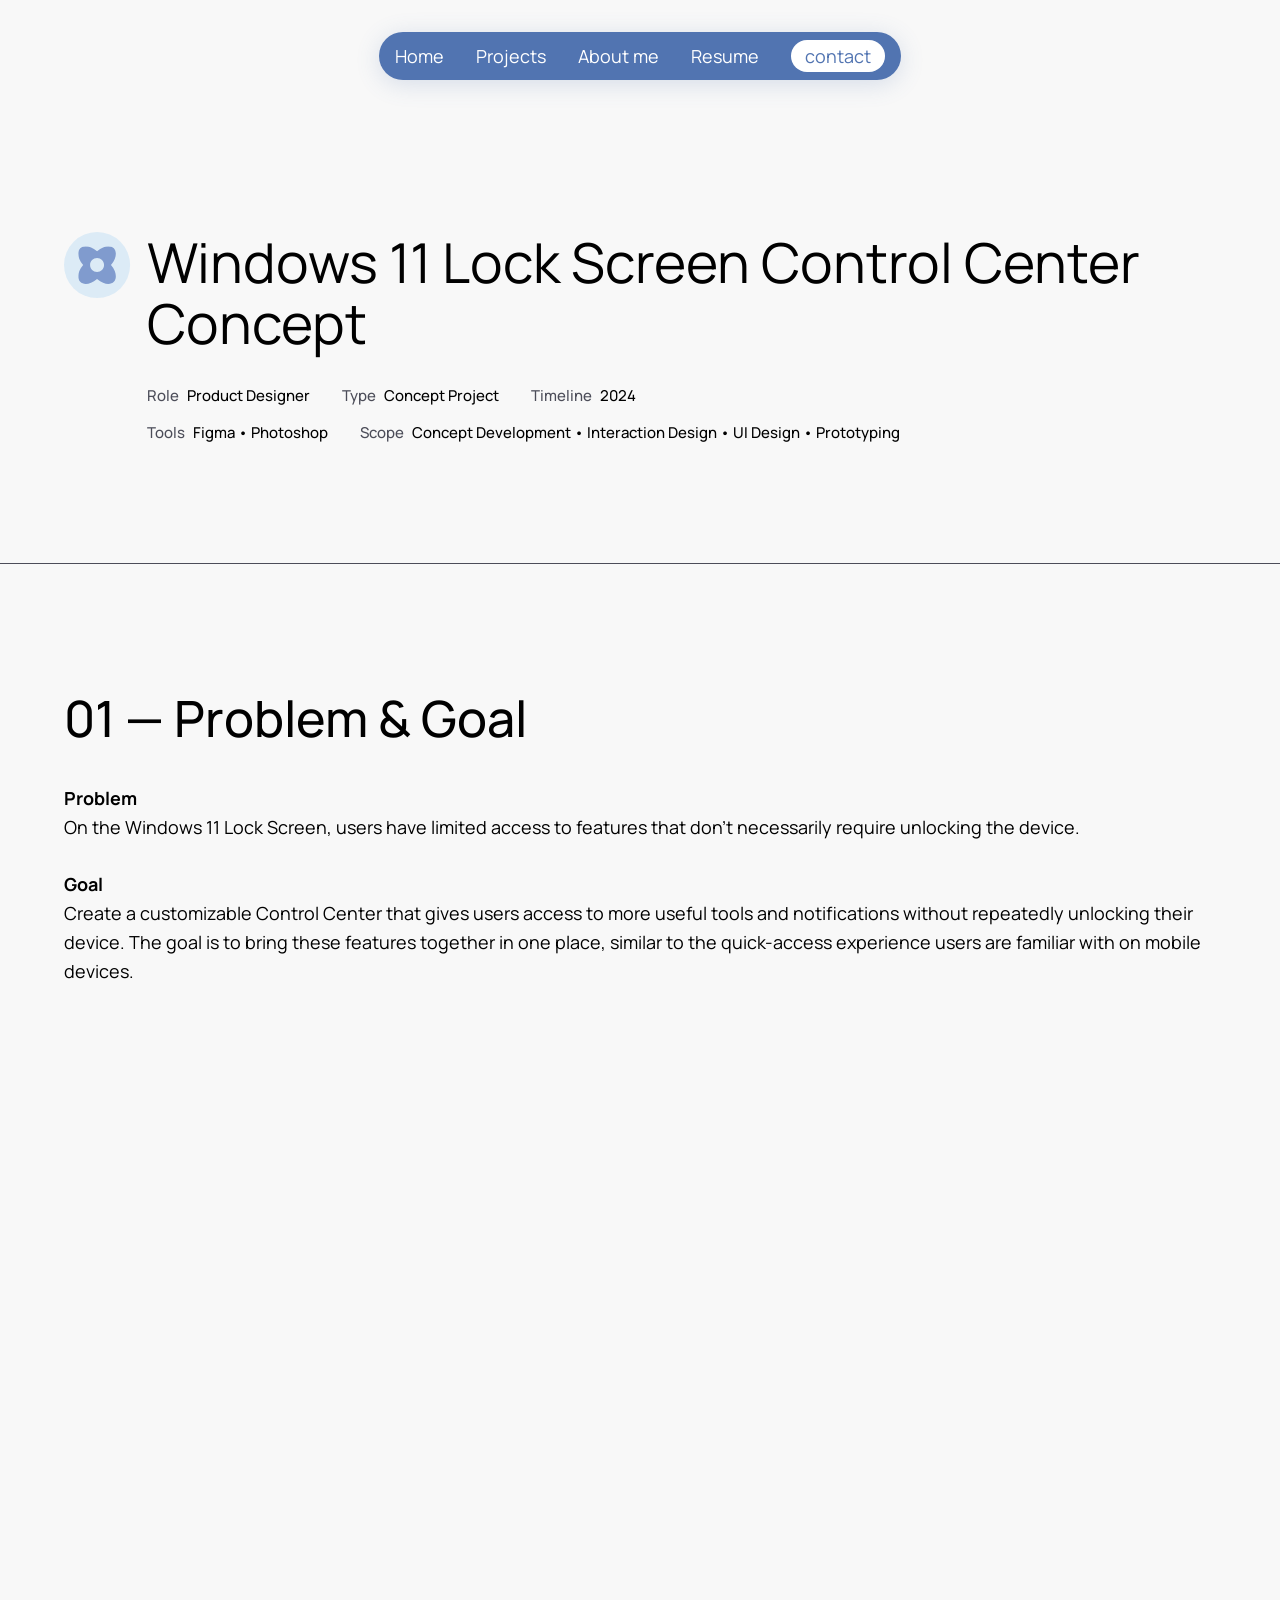
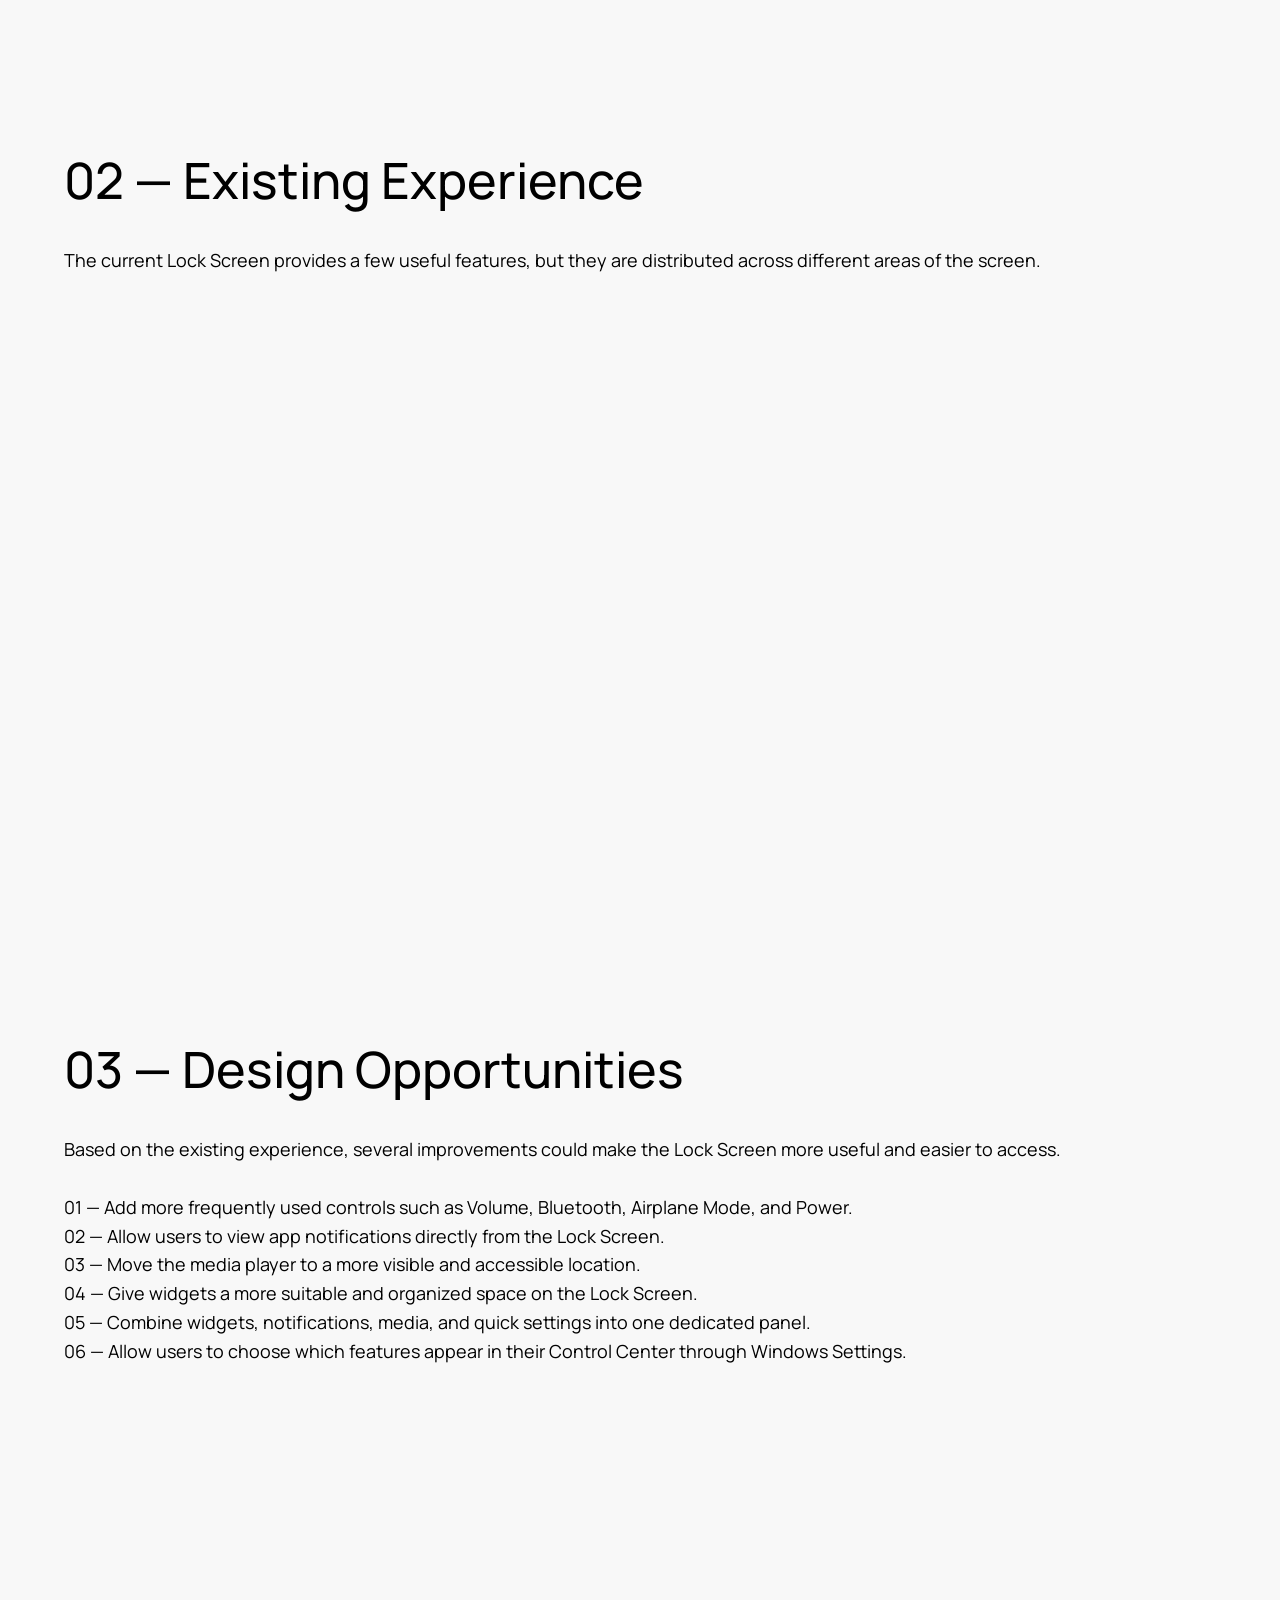
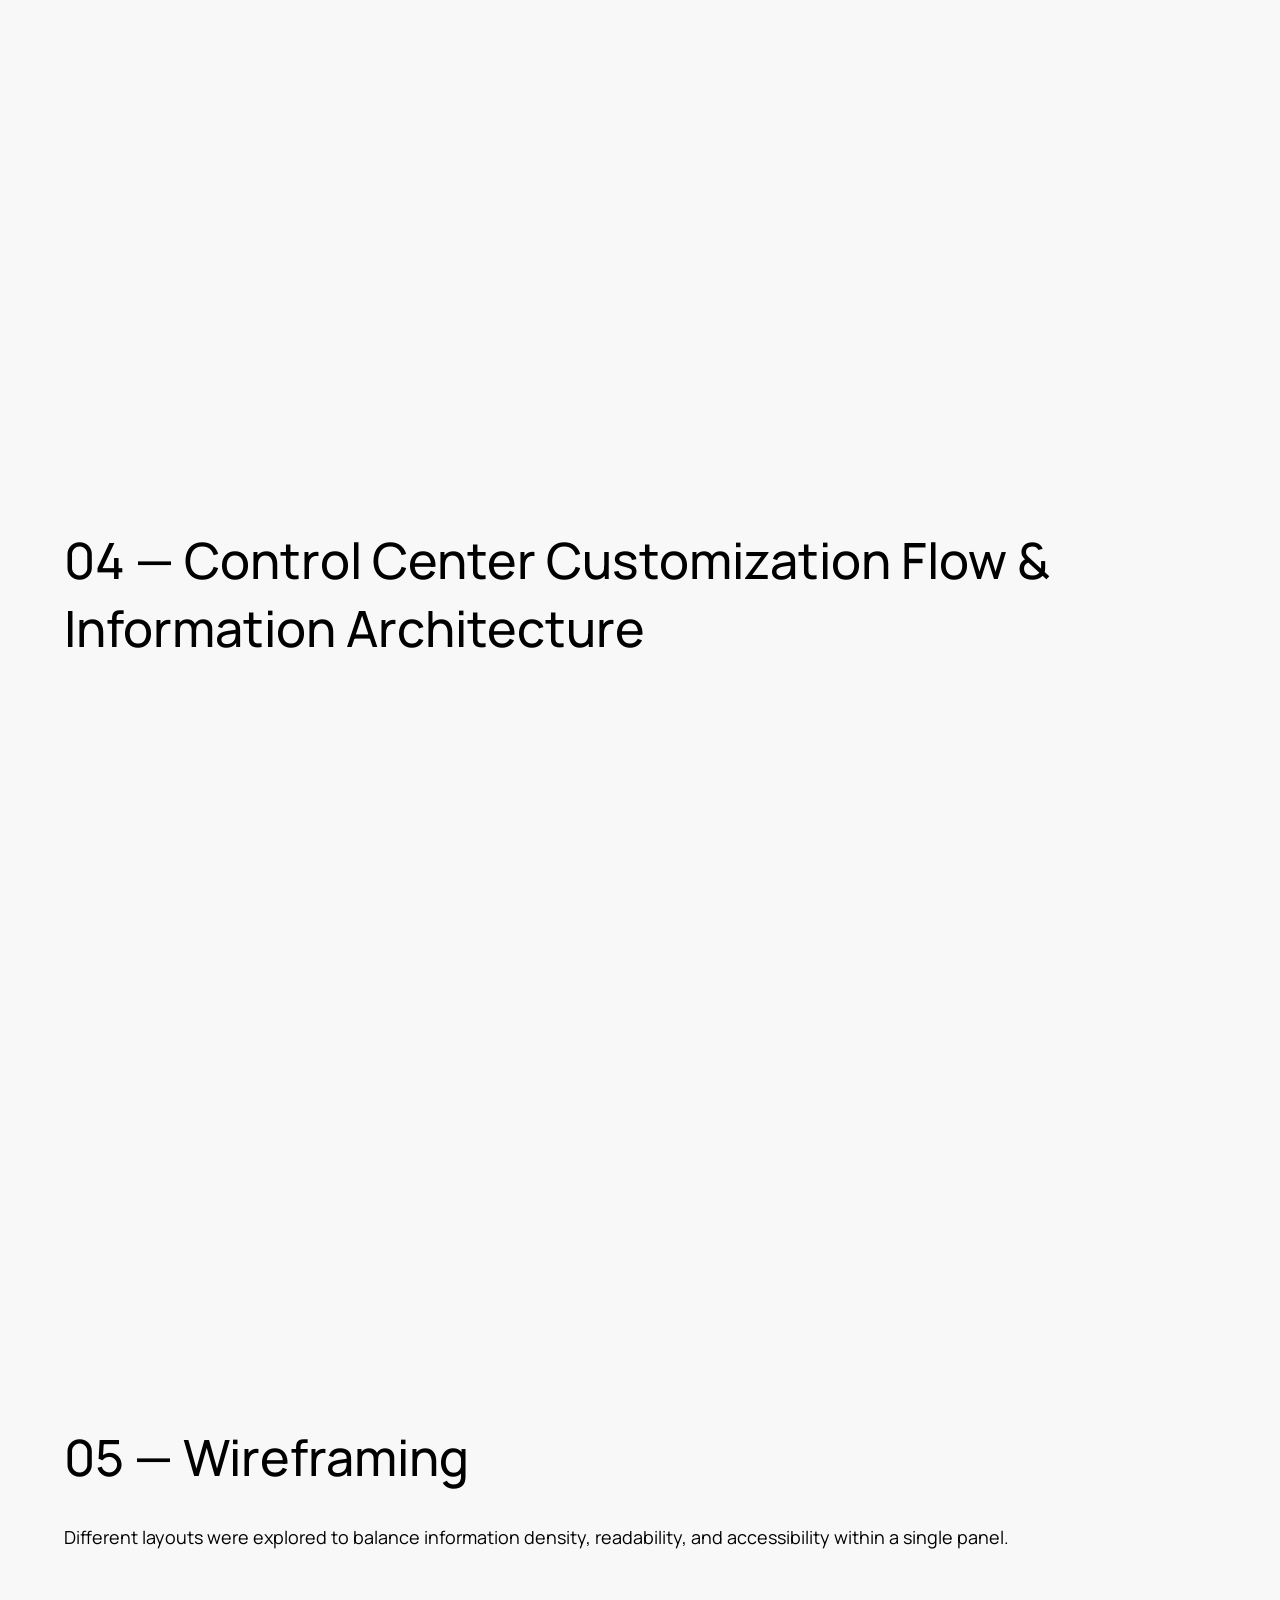
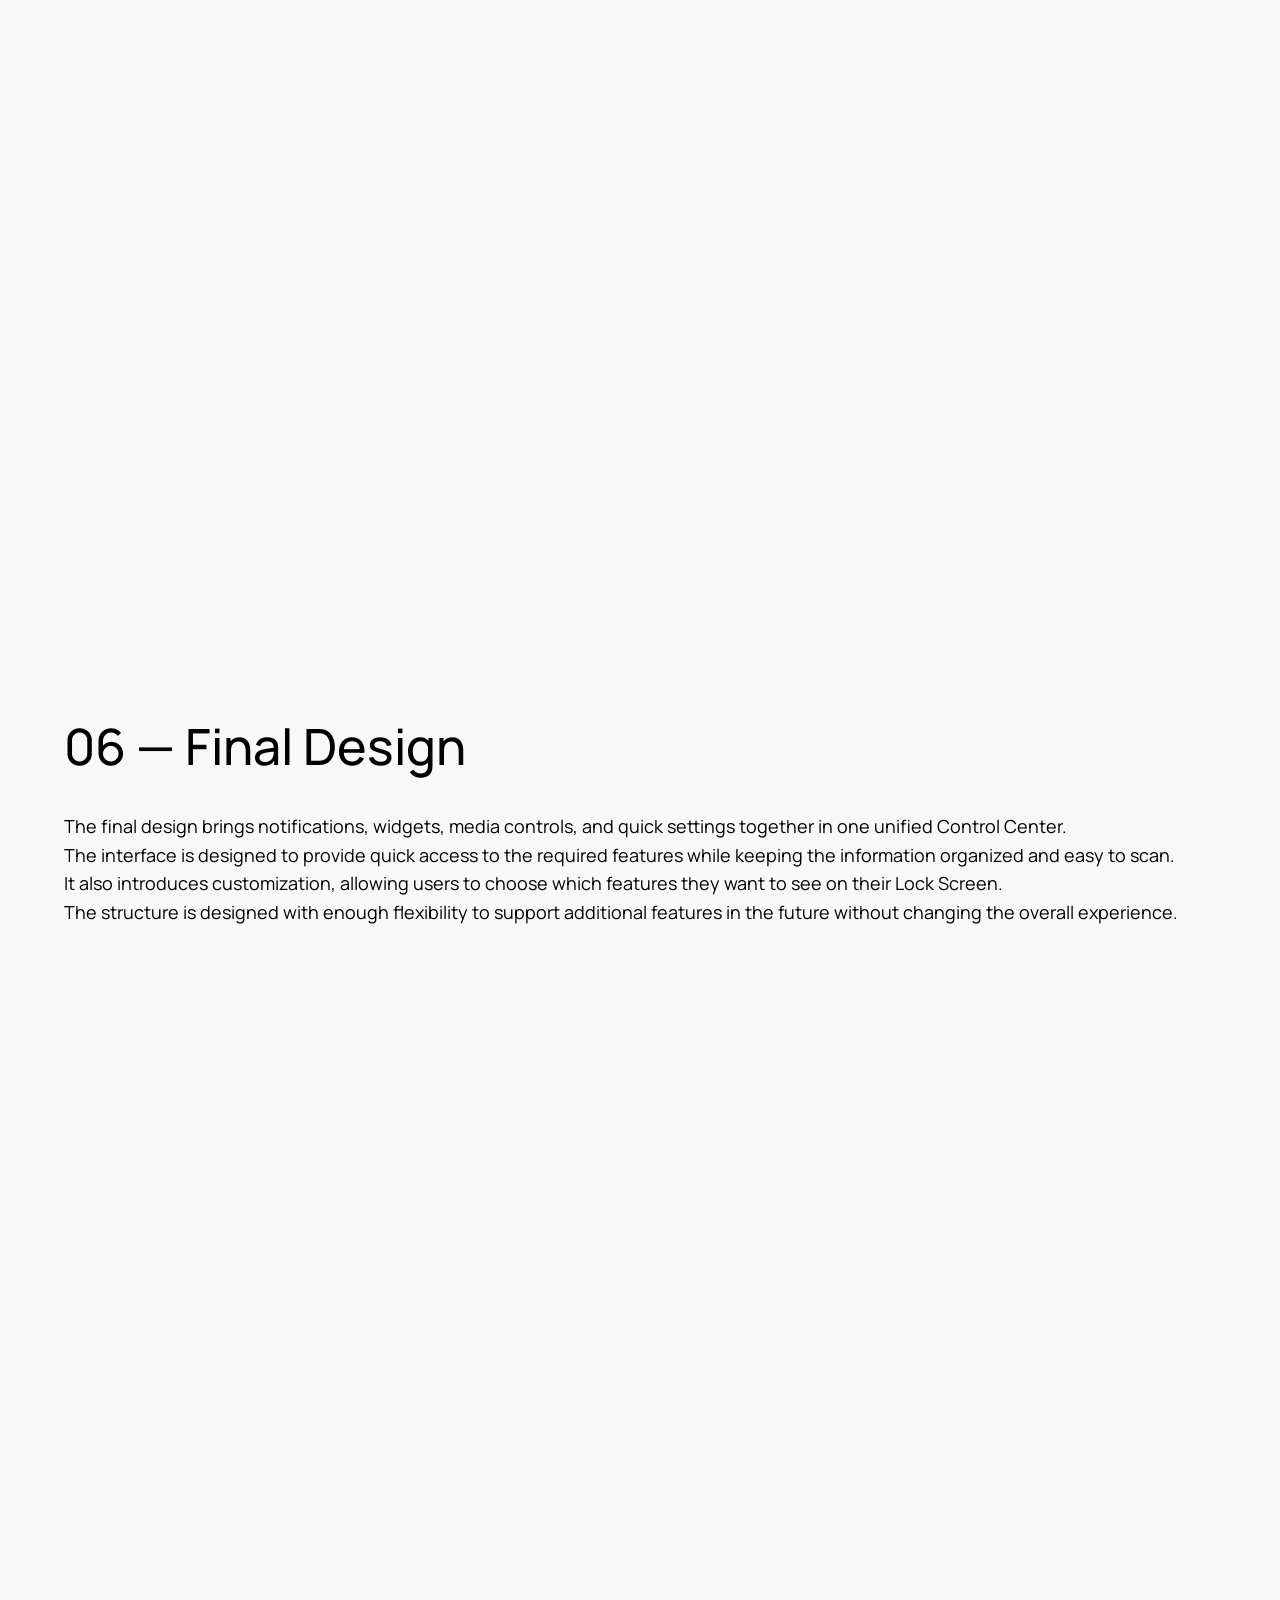
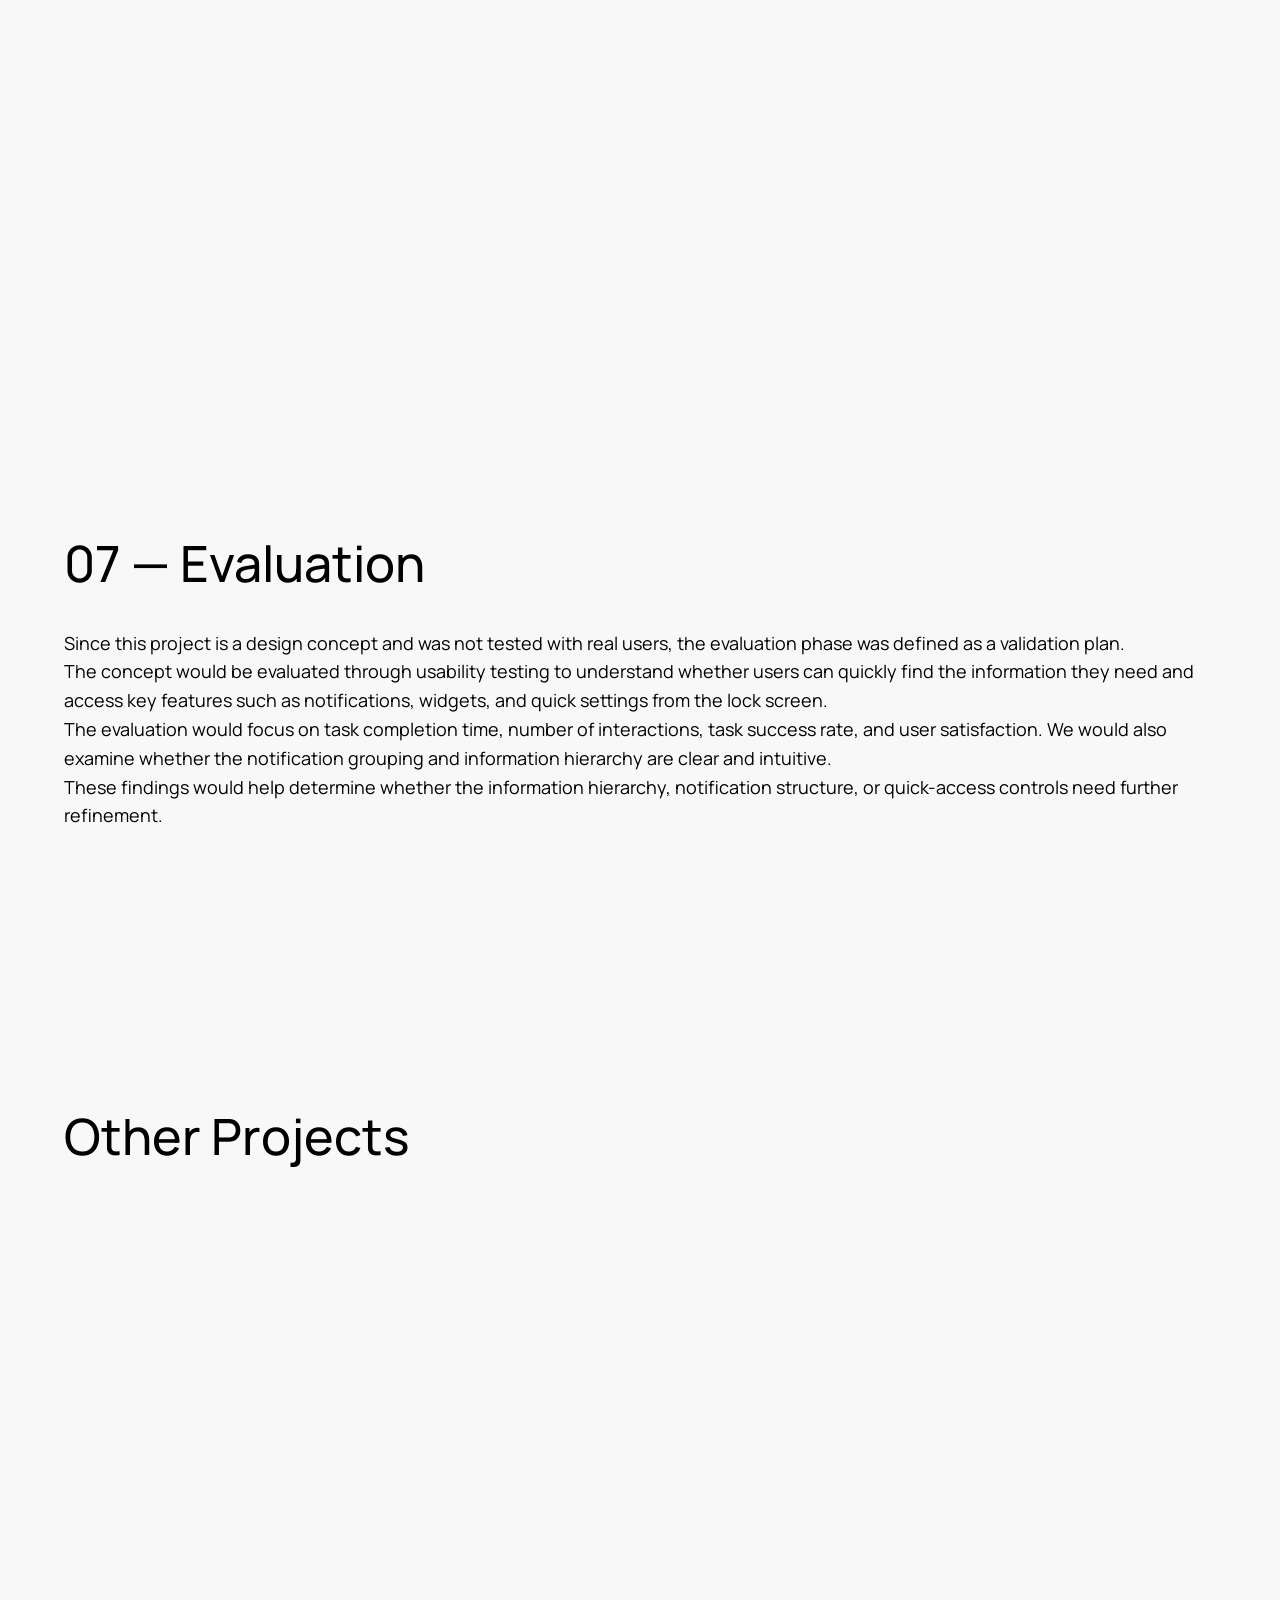
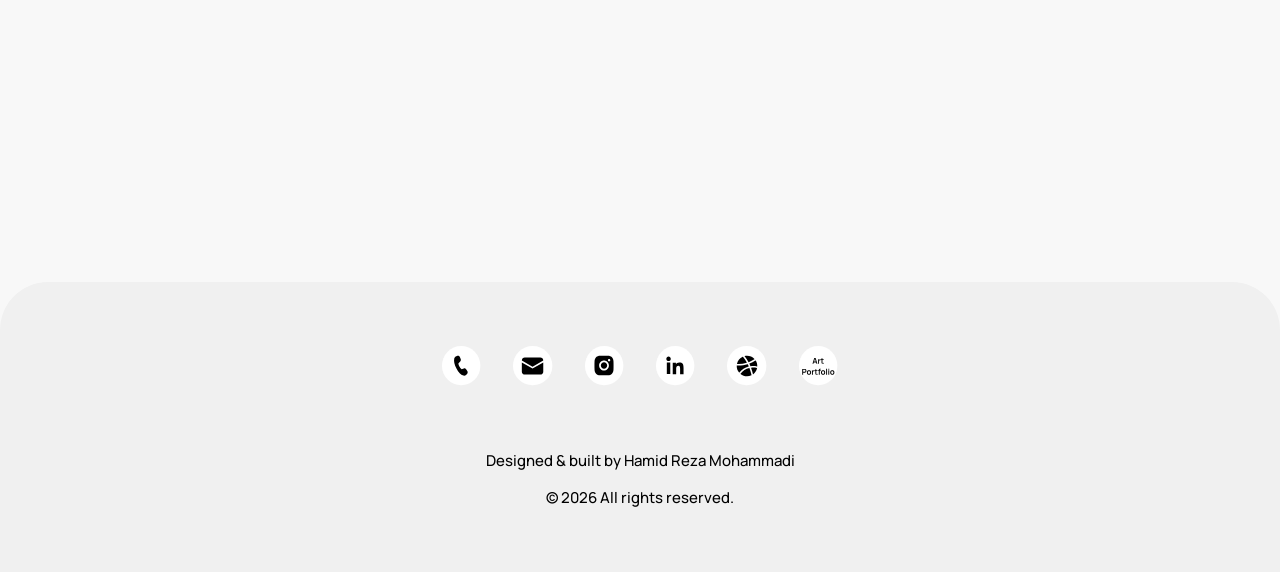
<file: Windows-Control-Center-Concept.html>
<!DOCTYPE html>
<html lang="en">
<head>
    <meta charset="UTF-8">
    <meta name="viewport" content="width=device-width, initial-scale=1.0">
    <title>Windows 11 Lock Screen | Case Study</title>
    <link rel="preconnect" href="https://fonts.googleapis.com">
    <link rel="preconnect" href="https://fonts.gstatic.com" crossorigin>
    <link href="https://fonts.googleapis.com/css2?family=Manrope:wght@400;500;700&display=swap" rel="stylesheet">
    <link rel="stylesheet" href="style.css">
</head>
<body>
        <!-- Navbar Section (Clean URL) -->
    <div class="navbar-wrapper">
        <nav class="main-navbar">
            <a href="./" class="nav-link">Home</a>
            <a href="./#case-studies" class="nav-link">Projects</a>
            <a href="./#about-product" class="nav-link">About me</a>
            <a href="./#resume" class="nav-link">Resume</a>
            <a href="./#contact" class="nav-btn">contact</a>
        </nav>
    </div>
    
    <!-- Header / Hero Section -->
    <header class="subpage-hero">
        <div class="container">
            <div class="hero-title-wrapper">
                <img src="assets/icons/product-design-icon.svg" alt="Product Design" class="title-icon">
                <h1 class="text-h1">Windows 11 Lock Screen Control Center Concept</h1>
            </div>
            
                        <div class="metadata-table">
                <!-- ردیف اول -->
                <div class="meta-row">
                    <div class="meta-item text-caption">
                        <span class="meta-label">Role</span>
                        <span class="meta-value">Product Designer</span>
                    </div>
                    <div class="meta-item text-caption">
                        <span class="meta-label">Type</span>
                        <span class="meta-value">Concept Project</span>
                    </div>
                    <div class="meta-item text-caption">
                        <span class="meta-label">Timeline</span>
                        <span class="meta-value">2024</span>
                    </div>
                </div>
                
                <!-- ردیف دوم -->
                <div class="meta-row">
                    <div class="meta-item text-caption">
                        <span class="meta-label">Tools</span>
                        <span class="meta-value">Figma • Photoshop</span>
                    </div>
                    <div class="meta-item text-caption">
                        <span class="meta-label">Scope</span>
                        <span class="meta-value">Concept Development • Interaction Design • UI Design • Prototyping</span>
                    </div>
                </div>
            </div>
    </header>

    <!-- Main Content Section -->
    <main class="page-section">
        <div class="container">
            
            <!-- Stage 01 -->
            <div class="content-stage">
                <h2 class="text-h2">01 — Problem & Goal</h2>
                <p class="text-body">
                    <strong>Problem</strong><br>
                    On the Windows 11 Lock Screen, users have limited access to features that don't necessarily require unlocking the device.<br><br>
                    <strong>Goal</strong><br>
                    Create a customizable Control Center that gives users access to more useful tools and notifications without repeatedly unlocking their device. The goal is to bring these features together in one place, similar to the quick-access experience users are familiar with on mobile devices.
                </p>
                <img src="assets/images/windows-01.webp" alt="Problem and Goal" class="content-image">
            </div>

            <!-- Stage 02 -->
            <div class="content-stage">
                <h2 class="text-h2">02 — Existing Experience</h2>
                <p class="text-body">The current Lock Screen provides a few useful features, but they are distributed across different areas of the screen.</p>
                <img src="assets/images/windows-02.webp" alt="Existing Experience" class="content-image">
            </div>

            <!-- Stage 03 -->
            <div class="content-stage">
                <h2 class="text-h2">03 — Design Opportunities</h2>
                <p class="text-body">
                    Based on the existing experience, several improvements could make the Lock Screen more useful and easier to access.<br><br>
                    01 — Add more frequently used controls such as Volume, Bluetooth, Airplane Mode, and Power.<br>
                    02 — Allow users to view app notifications directly from the Lock Screen.<br>
                    03 — Move the media player to a more visible and accessible location.<br>
                    04 — Give widgets a more suitable and organized space on the Lock Screen.<br>
                    05 — Combine widgets, notifications, media, and quick settings into one dedicated panel.<br>
                    06 — Allow users to choose which features appear in their Control Center through Windows Settings.
                </p>
                <img src="assets/images/windows-03.webp" alt="Design Opportunities" class="content-image">
            </div>

            <!-- Stage 04 -->
            <div class="content-stage">
                <h2 class="text-h2">04 — Control Center Customization Flow & Information Architecture</h2>
                <img src="assets/images/windows-04.webp" alt="Customization Flow" class="content-image">
            </div>

            <!-- Stage 05 -->
            <div class="content-stage">
                <h2 class="text-h2">05 — Wireframing</h2>
                <p class="text-body">Different layouts were explored to balance information density, readability, and accessibility within a single panel.</p>
                <img src="assets/images/windows-05.webp" alt="Wireframing" class="content-image">
            </div>

            <!-- Stage 06 (دارای 4 عکس) -->
            <div class="content-stage">
                <h2 class="text-h2">06 — Final Design</h2>
                <p class="text-body">
                    The final design brings notifications, widgets, media controls, and quick settings together in one unified Control Center.<br>
                    The interface is designed to provide quick access to the required features while keeping the information organized and easy to scan.<br>
                    It also introduces customization, allowing users to choose which features they want to see on their Lock Screen.<br>
                    The structure is designed with enough flexibility to support additional features in the future without changing the overall experience.
                </p>
                <img src="assets/images/windows-06.webp" alt="Final Design 1" class="content-image">
                <img src="assets/images/windows-066.webp" alt="Final Design 2" class="content-image">
                <img src="assets/images/windows-0666.webp" alt="Final Design 3" class="content-image">
                <img src="assets/images/windows-06666.webp" alt="Final Design 4" class="content-image">
            </div>

            <!-- Stage 07 -->
            <div class="content-stage">
                <h2 class="text-h2">07 — Evaluation</h2>
                <p class="text-body">
                    Since this project is a design concept and was not tested with real users, the evaluation phase was defined as a validation plan.<br>
                    The concept would be evaluated through usability testing to understand whether users can quickly find the information they need and access key features such as notifications, widgets, and quick settings from the lock screen.<br>
                    The evaluation would focus on task completion time, number of interactions, task success rate, and user satisfaction. We would also examine whether the notification grouping and information hierarchy are clear and intuitive.<br>
                    These findings would help determine whether the information hierarchy, notification structure, or quick-access controls need further refinement.
                </p>
                
            </div>

        </div>
    </main>

    <!-- Other Projects Section -->
        <section class="page-section">
        <div class="container">
            <h2 class="text-h2 other-projects-title">Other Projects</h2>
            <div class="projects-grid-2">
                
                <a href="Torob-PLP-Redesign.html" class="small-project-card">
                    <img src="assets/images/Torob-PLP-Redesign.webp" alt="Torob" class="project-bg">
                    <div class="hover-overlay align-left">
                        <img src="assets/icons/open.svg" alt="Open" class="open-icon">
                        <span class="project-title">Redesigning Torob’s Product Listing Experience</span>
                    </div>
                </a>

                <a href="Movie-night-generator.html" class="small-project-card">
                    <img src="assets/images/Movie-night-generator.webp" alt="Movie Night" class="project-bg">
                    <div class="hover-overlay align-left">
                        <img src="assets/icons/open.svg" alt="Open" class="open-icon">
                        <span class="project-title">Movie Night Generator; Personalized Movie Discovery</span>
                    </div>
                </a>

            </div>
        </div>
    </section>

    <!-- Footer Section -->
    <footer class="site-footer">
        <div class="container">
            <div class="footer-content">
                <div class="footer-icons">
                    <a href="tel:00989358502657" target="_blank"><img src="assets/icons/footer-call.svg" alt="Call"></a>
                    <a href="mailto:hamid.r.mod@gmail.com" target="_blank"><img src="assets/icons/footer-mail.svg" alt="Mail"></a>
                    <a href="https://www.instagram.com/hamidrezamohammadiii?utm_source=qr&stkn=MTdydDBqcDg3eDZncQ==" target="_blank"><img src="assets/icons/footer-instagram.svg" alt="Instagram"></a>
                    <a href="https://linkedin.com/in/hamidrezamd" target="_blank"><img src="assets/icons/footer-linkedin.svg" alt="LinkedIn"></a>
                    <a href="https://dribbble.com/hamidrezamhm" target="_blank"><img src="assets/icons/footer-dribbble.svg" alt="Dribbble"></a>
                    <a href="https://hamidrezamod.github.io/art" target="_blank"><img src="assets/icons/footer-art.svg" alt="Art Portfolio"></a>
                </div>
                <div class="footer-text">
                    <p>Designed & built by Hamid Reza Mohammadi</p>
                    <p>© 2026 All rights reserved.</p>
                </div>
            </div>
        </div>
    </footer>
    <!-- اتصال فایل جاوا اسکریپت -->
    <script src="main.js"></script>
</body>
</html>

</body>
</html>
</file>
<file: style.css>
/* =========================================
   Reset & Global Styles
   ========================================= */
* {
    margin: 0;
    padding: 0;
    box-sizing: border-box;
}

body {
    font-family: 'Manrope', sans-serif;
    background-color: #F8F8F8; /* رنگ پس زمینه حدودی از روی عکس - میتونی تغییرش بدی */
    -webkit-font-smoothing: antialiased;
}

/* ساختار کلی نگهدارنده (Container) */
.container {
    max-width: 1440px;
    margin: 0 auto;
    padding: 0 64px; /* فاصله 64 پیکسلی از دو طرف */
}

/* =========================================
   Hero Section
   ========================================= */
.hero-section {
    margin-top: 0px; /* فاصله سکشن تا بالای صفحه */
    padding: 120px 0; /* پدینگ بالا و پایین محتوا */
}

.hero-content {
    max-width: 1312px;
}

.profile-img {
    width: 172.5px;
    height: 172.5px;
    border-radius: 50%;
    object-fit: cover;
    display: block;
    margin-bottom: 8px; /* فاصله عکس تا متن */
}

.hero-text {
    font-size: 55px;
    font-weight: 400;
    line-height: 1.1; /* 110% */
    color: #000000;
}

/* استایل کلمات هایلایت شده */
.highlight-yellow, 
.highlight-green {
    border-radius: 16px;
    padding: 0 8px; /* کمی پدینگ برای زیبایی اطراف کلمه */
    display: inline-block;
}

.highlight-yellow {
    background-color: #FDFFB6;
}

.highlight-green {
    background-color: #D0F4DE;
}

/* =========================================
   Case Studies Section
   ========================================= */
.case-studies-section {
    padding: 120px 0;
}

.section-header {
    margin-bottom: 64px; /* فاصله سابتایتل تا بخش عکس ها */
}

.section-header h2 {
    font-size: 50px;
    font-weight: 500;
    color: #000000;
    line-height: normal;
    margin-bottom: 16px; /* فاصله تایتل تا سابتایتل */
}

.section-header p {
    font-size: 18px;
    font-weight: 400;
    line-height: 1.6; /* 160% */
    color: #4C4D59;
}

/* گرید بندی عکس ها */
.projects-grid {
    display: flex;
    flex-wrap: wrap;
    gap: 32px; /* فاصله 32 پیکسلی بین عکس ها */
    max-width: 1312px;
}

/* تنظیمات کلی کارت ها */
.project-card {
    position: relative;
    border-radius: 48px;
    overflow: hidden;
    display: block;
    text-decoration: none;
}

/* ابعاد کارت های بالا */
.top-card {
    width: 640px; /* برای اینکه دوتا 640 و یک گپ 32 بشه دقیقا 1312 پیکسل */
    height: 641px;
}

/* ابعاد کارت پایین */
.bottom-card {
    width: 1312px;
    height: 641px;
}

/* تنظیمات عکس داخل کارت */
.project-bg {
    width: 100%;
    height: 100%;
    object-fit: cover;
    display: block;
    transition: transform 0.4s ease-in-out; /* انیمیشن نرم و مدرن */
}

/* =========================================
   Hover Effects (Background Blur)
   ========================================= */
.hover-overlay {
    position: absolute;
    bottom: 0;
    left: 0;
    width: 100%;
    background-color: rgba(0, 0, 0, 0.45);
    backdrop-filter: blur(13.2px);
    -webkit-backdrop-filter: blur(13.2px);
    padding: 32px;
    
    /* انیمیشن بالا اومدن نرم تر شد */
    transform: translateY(100%);
    transition: transform 0.4s ease-in-out; 
    
    display: flex;
    align-items: flex-start;
    gap: 8px;
}

/* بزرگ شدن عکس موقع هاور (روی تمامی کارت های سایت) */
.project-card:hover .project-bg,
.small-project-card:hover .project-bg {
    transform: scale(1.04); /* زوم 4 درصدی بسیار نرم */
}
/* بالا آمدن متن روی هر دو نوع کارت (صفحه اصلی و صفحات داخلی) */
.project-card:hover .hover-overlay,
.small-project-card:hover .hover-overlay {
    transform: translateY(0);
}
.open-icon {
    width: 40px; /* سایز آیکون - در صورت نیاز تغییر بده */
    height: 40px;
    flex-shrink: 0;
}

.project-title {
    font-family: 'Manrope', sans-serif;
    font-size: 30px;
    font-weight: 500;
    color: #FFFFFF;
    line-height: normal;
}

/* طراز بندی محتوای هاور */
.align-left {
    justify-content: flex-start;
}

.align-center {
    justify-content: center;
}

/* =========================================
   Web Designs Section
   ========================================= */
.web-designs-section {
    padding: 120px 0; /* پدینگ بالا و پایین مطابق سکشن های قبل */
}

/* کارت های مربعی شکل (640 در 640) */
.square-card {
    width: 640px;
    height: 640px;
}

/* =========================================
   Global Utilities (برای جلوگیری از تکرار کد)
   ========================================= */
.mb-80 { padding-bottom: 80px; padding-top: 80px; }
.mb-64 { margin-bottom: 64px; }
.mb-32 { margin-bottom: 32px; }
.mt-32 { margin-top: 32px; }
.mt-8  { margin-top: 8px; }
.text-center { text-align: center; }

/* تنظیمات پایه‌ای متن (Body Style) */
.body-text {
    font-family: 'Manrope', sans-serif;
    font-size: 18px;
    font-weight: 400;
    line-height: 1.6; /* 160% */
    color: #000000;
}

.body-title {
    font-family: 'Manrope', sans-serif;
    font-size: 18px;
    font-weight: 700;
    line-height: 1.6;
    color: #000000;
}

/* ساختار شبکه ای دوتایی */
.grid-2 {
    display: grid;
    grid-template-columns: 1fr 1fr;
    gap: 32px;
}

/* =========================================
   Introduce Myself Section
   ========================================= */
.about-product-section {
    padding: 120px 0; /* فاصله از سکشن بالایی و پایینی کل صفحه */
}

.product-wrapper {
    max-width: 1440px; /* عرض کل 1440 پیکسل */
    margin: 0 auto; /* وسط چین کردن در صفحه */
    background-color: #F0F0F0;
    border-radius: 48px;
    padding: 64px 64px; /* 64 پیکسل پدینگ از بالا/پایین و چپ/راست */
}

.main-title {
    font-size: 50px;
    font-weight: 500;
    color: #000000;
    /* این تیتر چون خودش 64 پیکسل پدینگ از لبه بالایی باکس خاکستری داره، پس فاصله بالا اوکیه */
    margin-bottom: 0px; /* 80 پیکسل فاصله تا سکشن پایینی */
}
.section-subtitle {
    font-size: 30px;
    font-weight: 500;
    color: #000000;
    line-height: normal;
}

/* کارت های سفید عمومی */
.card-white {
    background-color: #FFFFFF;
    border-radius: 48px;
    padding: 32px;
}

.card-title {
    font-size: 30px;
    font-weight: 500;
    color: #000000;
    line-height: normal;
}

/* -------- Persona Section -------- */
.bio-header {
    display: flex;
    align-items: center;
    gap: 16px;
}

.bio-image {
    width: 172.5px; /* هم سایز با عکس هیرو در نظر گرفتم (اگر در طراحی فرق داره بگو) */
    height: 172.5px;
    border-radius: 24px;
    object-fit: cover;
}

.bio-info p {
    font-family: 'Manrope', sans-serif;
    font-size: 18px;
    font-weight: 600; /* وزن 600 طبق درخواست */
    line-height: 1.6;
    color: #000000;
    margin-bottom: 8px; /* فاصله خطوط */
}
.bio-info p:last-child {
    margin-bottom: 0;
}

/* کارت های 4 گانه Traits */
.trait-card {
    border-radius: 48px;
    padding: 32px;
    display: flex;
    flex-direction: column;
}

.trait-header {
    display: flex;
    align-items: center;
    gap: 8px; /* فاصله آیکون تا تایتل */
    margin-bottom: 32px;
}

.trait-header h4 {
    font-size: 24px;
    font-weight: 500;
    line-height: 1.4; /* 140% */
    color: #000000;
}

.trait-content {
    display: flex;
    flex-direction: column;
    gap: 16px; /* فاصله خطوط */
}

.motivation-item {
    display: flex;
    flex-direction: column;
}

/* رنگ بندی پس زمینه کارت ها */
.bg-yellow { background-color: #F0EAD2; }
.bg-green  { background-color: #DDE5B6; }
.bg-blue   { background-color: #D3E8FB; }
.bg-cyan   { background-color: #CDF0F4; }

/* -------- User Flow Section -------- */
.full-width-image {
    width: 100%;
    height: auto;
    display: block;
    border-radius: 48px; /* اگر عکس گوشه تیز داره اینو پاک کن */
}

/* -------- Final Design Section -------- */
.final-box {
    background-color: #FFFFFF;
    border-radius: 48px;
    padding: 200px 0;
    width: 100%;
    display: flex;
    justify-content: center;
    align-items: center;
    gap: 32px; /* فاصله متن از آیکون ها */
}

.final-text {
    font-family: 'Manrope', sans-serif;
    font-size: 24px;
    font-weight: 500;
    line-height: 1.4; /* 140% */
    text-align: center;
}

.final-icon {
    width: 61.07px;
    height: 61.07px;
}

/* -------- Evaluation Section -------- */
.charts-wrapper {
    position: relative;
    width: 100%;
    height: 589px;
    border-radius: 48px;
    overflow: hidden;
}

.charts-bg {
    width: 100%;
    height: 100%;
    object-fit: cover;
    display: block;
}

.charts-overlay {
    position: absolute;
    top: 50%;
    left: 50%;
    transform: translate(-50%, -50%);
    background-color: #FFFFFF;
    border-radius: 32px;
    padding: 16px;
    display: flex;
    flex-direction: column;
    align-items: center;
    gap: 8px; /* فاصله المان ها از هم */
    min-width: 400px; /* حداقل عرض برای نمایش بهتر متن */
}

.lock-icon {
    width: 30px;
    height: 30px;
}

/* دکمه Contact */
.btn-primary {
    font-family: 'Manrope', sans-serif;
    font-size: 18px;
    font-weight: 700;
    color: #FFFFFF;
    background-color: #6C8EC9;
    padding: 8px 32px;
    border-radius: 16px;
    text-decoration: none;
    border: 1px solid #6C8EC9;
    transition: all 0.3s ease; /* برای نرم شدن افکت هاور */
}

.btn-primary:hover {
    background-color: #FFFFFF;
    color: #6C8EC9;
    border: 1px solid #6C8EC9;
}

/* =========================================
   Contact Section
   ========================================= */
.contact-section {
    padding: 120px 0;
}

.contact-icons {
    display: flex;
    justify-content: center;
    align-items: center;
    gap: 64px; /* فاصله 64 پیکسلی بین آیکون ها */
}

.contact-icons a {
    display: inline-block;
    text-decoration: none;
    transition: transform 0.2s ease-in-out; /* یک افکت هاور نرم و اختیاری */
}

.contact-icons a:hover {
    transform: translateY(-4px);
}

.contact-icons a img {
    width: 92.83px;
    height: 92.83px;
    display: block;
}

/* =========================================
   Resume Section
   ========================================= */
.resume-section {
    padding: 120px 0;
}

.resume-main-title {
    font-size: 50px;
    font-weight: 500;
    color: #000000;
    line-height: normal;
    margin-bottom: 80px; /* فاصله تا محتوای رزومه */
}

/* ساختار بخش های داخلی رزومه */
.resume-block {
    margin-bottom: 80px; /* فاصله 80 پیکسلی بین بخش ها */
}

.resume-block:last-child {
    margin-bottom: 0;
}

.resume-subtitle {
    font-size: 30px;
    font-weight: 500;
    color: #000000;
    line-height: normal;
    margin-bottom: 64px; /* فاصله تایتل تا محتوای داخلی هر بخش */
}

/* تگ h5 برای عناوین شغلی، نرم افزارها، مقاطع و زبان */
h5 {
    font-family: 'Manrope', sans-serif;
    font-size: 20px;
    font-weight: 500;
    line-height: 1.4; /* 140% */
    color: #000000;
    margin: 0; /* ریست کردن مارجین پیش فرض مرورگر */
}

/* ---- Work Experience ---- */
.job-item {
    margin-bottom: 32px; /* فاصله بین هر شغل */
}

.job-item:last-child {
    margin-bottom: 0;
}

.job-header {
    display: flex;
    align-items: baseline;
    gap: 8px; /* فاصله تایتل تا مشخصات روبروش */
    margin-bottom: 16px; /* فاصله عنوان تا توضیحات شغل */
}

.job-meta {
    font-family: 'Manrope', sans-serif;
    font-size: 15px;
    font-weight: 500;
    line-height: 1.4; /* 140% */
    color: #000000;
}

.job-desc {
    padding-left: 20px; /* ایجاد فاصله برای بولت پوینت ها */
    margin: 0;
}

.job-desc li {
    margin-bottom: 8px; /* فاصله بین خطوط بولت ها */
}

.job-desc li:last-child {
    margin-bottom: 0;
}

/* ---- Software ---- */
.software-grid {
    display: grid;
    grid-template-columns: repeat(4, 1fr); /* 4 ستون هم اندازه */
    gap: 32px; /* فاصله بین سطرها و ستون ها */
}

.software-item {
    display: flex;
    align-items: baseline;
    white-space: pre-wrap; /* برای حفظ فاصله تایپ شده بین اسم و سطح */
}

/* ---- Education & Language ---- */
.list-container {
    display: flex;
    flex-direction: column;
    gap: 16px; /* فاصله بین مقاطع / زبان ها */
}

.list-item {
    display: flex;
    align-items: baseline;
    gap: 16px; /* فاصله بین اسم مدرک، دانشگاه و سال */
}
/* =========================================
   Footer Section
   ========================================= */
.site-footer {
    width: 100%; /* عرض کامل صفحه */
    background-color: #F0F0F0;
    border-radius: 48px 48px 0 0; /* گردی گوشه ها فقط برای بالا سمت چپ و راست */
    
    /* فاصله 64 پیکسل از بالا و 64 از پایین. 
       اگر واقعا منظورت 6 پیکسل بود، مقدار 64px دومی رو بکن 6px */
    padding: 64px 0 64px 0; 
}

.footer-content {
    display: flex;
    flex-direction: column;
    align-items: center; /* وسط چین کردن کل محتوای فوتر */
}

.footer-icons {
    display: flex;
    align-items: center;
    gap: 32px; /* فاصله بین آیکون های فوتر */
    margin-bottom: 64px; /* فاصله بین آیکون ها و بخش متن */
}

.footer-icons a {
    display: block;
    text-decoration: none;
    transition: transform 0.2s ease;
}

.footer-icons a:hover {
    transform: translateY(-4px); /* افکت هاور نرم */
}

.footer-icons a img {
    width: 39.35px;
    height: 39.35px;
    display: block;
}

.footer-text {
    display: flex;
    flex-direction: column;
    align-items: center;
    gap: 16px; /* فاصله بین دو خط نوشته */
}

.footer-text p {
    font-family: 'Manrope', sans-serif;
    font-size: 15px;
    font-weight: 500;
    line-height: 1.4; /* 140% */
    color: #000000;
    margin: 0;
    text-align: center;
}

/* =========================================
   Typography Utilities (Subpages)
   ========================================= */
.text-h1 {
    font-family: 'Manrope', sans-serif;
    font-size: 55px;
    font-weight: 400;
    line-height: 1.1;
    color: #000000;
}

.text-h2 {
    font-family: 'Manrope', sans-serif;
    font-size: 50px;
    font-weight: 500;
    color: #000000;
    line-height: normal;
}

.text-caption {
    font-family: 'Manrope', sans-serif;
    font-size: 15px;
    font-weight: 500;
    line-height: 1.4;
}

.text-body {
    font-family: 'Manrope', sans-serif;
    font-size: 18px;
    font-weight: 400;
    line-height: 1.6;
    color: #000000;
}

/* بولد کردن متن بادی طبق درخواست شما */
.text-body strong, .text-body b {
    font-weight: 700;
}

/* =========================================
   Subpages Common Layout
   ========================================= */
.page-section {
    padding: 120px 0;
}

/* ---- Hero Section ---- */
.subpage-hero {
    padding-top: 120px;
    padding-bottom: 120px;
    border-bottom: 1px solid #4C4D59; /* خط جداکننده 1 پیکسلی در پایین هیرو */
}

.hero-title-wrapper {
    display: flex;
    align-items: flex-start;
    gap: 16px; /* فاصله آیکون تا تایتل */
}

.title-icon {
    width: 67.11px;
    height: 67.11px;
    flex-shrink: 0;
}

/* چیدمان جدید اطلاعات هیرو در صفحات داخلی */
.metadata-table {
    display: flex;
    flex-direction: column; /* قرار دادن ردیف ها زیر هم */
    gap: 16px; /* فاصله 16 پیکسلی بین دو ردیف */
    margin-top: 32px;
    /* عرض آیکون 67.11 + فاصله 16 پیکسلی = 83.11 پیکسل (تراز دقیق با شروع متن) */
    margin-left: 83.11px; 
}

.meta-row {
    display: flex;
    flex-wrap: wrap;
    gap: 32px; /* فاصله بین آیتم ها در یک ردیف */
}

.meta-item {
    display: flex;
    align-items: center;
    gap: 8px; /* فاصله عنوان و توضیحات */
}

.meta-label {
    color: #4C4D59;
}

.meta-value {
    color: #000000;
}

/* ---- Content Section ---- */
.content-stage {
    margin-bottom: 80px; /* فاصله هر مرحله تا مرحله بعدی */
}

.content-stage:last-child {
    margin-bottom: 0;
}

.content-stage .text-h2 {
    margin-bottom: 32px; /* فاصله تیتر تا متن */
}

.content-stage .text-body {
    margin-bottom: 32px; /* فاصله متن تا عکس */
}

.content-image {
    width: 100%;
    border-radius: 48px;
    display: block;
    margin-bottom: 32px; /* فاصله بین عکس ها در یک مرحله */
}

.content-image:last-child {
    margin-bottom: 0;
}

/* ---- Other Projects Section ---- */
.other-projects-title {
    margin-bottom: 32px; /* فاصله تایتل تا عکس ها */
}

/* گرید کیس استادی (2 ستونه - 640x640) */
.projects-grid-2 {
    display: grid;
    grid-template-columns: 1fr 1fr;
    gap: 32px;
}

/* گرید وب دیزاین (3 ستونه - 416x416) */
.projects-grid-3 {
    display: grid;
    grid-template-columns: repeat(3, 1fr);
    gap: 32px;
}

/* کارت های بخش پروژه های دیگر */
.small-project-card {
    border-radius: 48px;
    overflow: hidden;
    display: block;
    position: relative;
    text-decoration: none;
    aspect-ratio: 1 / 1; /* این خط باعث میشه عکس همیشه مربع بمونه */
}

.small-project-card img.project-bg {
    width: 100%;
    height: 100%;
    object-fit: cover;
}
/* =========================================
   Global Scroll Behavior (برای اسکرول نرم)
   ========================================= */
html {
    scroll-behavior: smooth;
}

/* =========================================
   Navbar Section
   ========================================= */
.navbar-wrapper {
    position: sticky;
    top: 0;
    z-index: 1000; /* قرار گرفتن روی تمامی لایه های سایت */
    width: 100%;
    padding: 32px 0; /* پدینگ بالا و پایین سکشن 64 پیکسل */
    display: flex;
    justify-content: center; /* وسط چین کردن نوبار */
    pointer-events: none; /* این کد باعث میشه فضای نامرئی 64 پیکسلی مانع کلیک روی سایت نشه */
}

.main-navbar {
    background-color: #5174B1;
    border-radius: 24px;
    padding: 8px 16px; /* فاصله 8 بالا/پایین و 16 چپ/راست برای کل نوبار */
    display: flex;
    align-items: center;
    gap: 32px; /* فاصله 32 پیکسلی بین دکمه ها */
    pointer-events: auto; /* فعال کردن مجدد کلیک برای خود نوبار آبی رنگ */
    box-shadow: 0 4px 24px rgba(81, 116, 177, 0.2); /* یه سایه خیلی ملایم و همرنگ برای زیبایی در هنگام اسکرول */
}

.nav-link {
    font-family: 'Manrope', sans-serif;
    font-size: 18px;
    font-weight: 400;
    color: #FFFFFF;
    text-decoration: none;
    transition: opacity 0.2s ease;
}

.nav-link:hover {
    opacity: 0.8; /* افکت هاور نرم برای لینک های متنی */
}

/* دکمه Contact داخل نوبار */
.nav-btn {
    font-family: 'Manrope', sans-serif;
    font-size: 18px;
    font-weight: 400;
    color: #5174B1;
    background-color: #FFFFFF;
    text-decoration: none;
    padding: 4px 14px; /* پدینگ اختصاصی دکمه کانتکت */
    border-radius: 24px;
    transition: transform 0.2s ease;
    display: inline-block;
}

.nav-btn:hover {
    transform: scale(1.05); /* بزرگ شدن ملایم دکمه در هاور */
}

/* =========================================
   Scroll Animations
   ========================================= */
/* حالت اولیه (مخفی) تمام عناصری که قراره انیمیشن داشته باشن */
.animate-on-scroll {
    opacity: 0;
    transition: opacity 0.8s cubic-bezier(0.25, 1, 0.5, 1), transform 0.8s cubic-bezier(0.25, 1, 0.5, 1);
    will-change: opacity, transform; /* بهینه سازی برای رندر توسط GPU */
}

/* جهت های شروع حرکت */
.fade-left {
    transform: translateX(-80px); /* شروع از سمت چپ */
}

.fade-right {
    transform: translateX(80px); /* شروع از سمت راست */
}

/* تک ستونه ها (داینامیک تغییر می کند) */
.fade-vertical.from-bottom {
    transform: translateY(80px); /* شروع از پایین */
}

.fade-vertical.from-top {
    transform: translateY(-80px); /* شروع از بالا */
}

/* حالتی که عنصر وارد دید کاربر می شود (کلاس is-visible توسط JS اضافه می شود) */
.animate-on-scroll.is-visible {
    opacity: 1;
    transform: translate(0, 0) !important; /* برگشتن به جایگاه اصلی */
}

/* =========================================
   Hero Text Letter Animation Style
   ========================================= */
.hero-text, .text-h1 {
    perspective: 1000px; /* ایجاد فضای سه بعدی برای چرخش حروف */
}

.hero-text .letter, .text-h1 .letter {
    display: inline-block;
    line-height: 1em;
    transform-origin: 0 0;
    will-change: transform, opacity;
}

/* =========================================
   Modern Hero Entrance Animation (Fade Up + Blur)
   ========================================= */

/* حالت اولیه: مخفی، کمی پایین‌تر و تار */
.profile-img, .title-icon,
.hero-text, .text-h1,
.metadata-table {
    opacity: 0;
    transform: translateY(40px);
    filter: blur(12px);
    /* استفاده از cubic-bezier برای یک انیمیشن فوق‌العاده نرم و سینمایی */
    animation: heroReveal 1.2s cubic-bezier(0.25, 1, 0.5, 1) forwards;
}

/* زمان‌بندی ورود (تاخیرهای پشت سر هم) */
.profile-img, .title-icon {
    animation-delay: 0.1s;
}

.hero-text, .text-h1 {
    animation-delay: 0.3s; /* متن هیرو کمی بعد از عکس میاد */
}

.metadata-table {
    animation-delay: 0.5s; /* اطلاعات زیر متن در نهایت میاد */
}

/* کی‌فریم اجرای انیمیشن */
@keyframes heroReveal {
    to {
        opacity: 1;
        transform: translateY(0);
        filter: blur(0);
    }
}

/* =========================================
   RESPONSIVE DESIGN
   ========================================= */

/* ------------- Tablet & Small Laptops (Max Width: 1024px) ------------- */
@media screen and (max-width: 1024px) {
    /* Container & Wrappers */
    .container,
    .product-wrapper {
        padding-left: 32px;
        padding-right: 32px;
    }
    
    /* Typography */
    .hero-text,
    .text-h1 { font-size: 44px; }
    
    .section-header h2,
    .main-title,
    .text-h2,
    .resume-main-title { font-size: 40px; }
    
    /* Cards */
    .top-card,
    .square-card {
        width: calc(50% - 16px);
        height: auto;
        aspect-ratio: 1 / 1;
    }
    
    .bottom-card {
        width: 100%;
        height: auto;
        aspect-ratio: 16 / 9;
    }
    
    /* Grids */
    .projects-grid-3 {
        grid-template-columns: 1fr 1fr;
    }
    
    .software-grid {
        grid-template-columns: repeat(2, 1fr);
    }
}


/* ------------- Mobile Devices (Max Width: 768px) ------------- */
@media screen and (max-width: 768px) {
    
    /* ========= 1. GENERAL CONTAINER & SPACING ========= */
    .container {
        padding-left: 20px;
        padding-right: 20px;
    }
    
    .hero-section,
    .case-studies-section,
    .web-designs-section,
    .about-product-section,
    .contact-section,
    .resume-section,
    .page-section,
    .subpage-hero {
        padding: 64px 0;
    }
    
    /* Section Header spacing */
    .section-header {
        margin-bottom: 32px;
    }
    .section-header h2 {
        margin-bottom: 12px;
    }
    
    /* Utility class resets */
    .mb-80 { padding-top: 40px; padding-bottom: 40px; margin-bottom: 40px; }
    .mb-64 { margin-bottom: 32px; }
    
    
    /* ========= 2. NAVBAR ========= */
    .navbar-wrapper {
        padding: 16px 0;
    }
    .main-navbar {
        padding: 8px 14px;
        gap: 16px;
        border-radius: 20px;
    }
    .nav-link,
    .nav-btn {
        font-size: 15px;
    }
    .nav-btn {
        padding: 4px 12px;
        border-radius: 20px;
    }
    
    
    /* ========= 3. HERO SECTION ========= */
    .profile-img {
        width: 110px;
        height: 110px;
        margin-bottom: 16px;
    }
    
    .hero-text,
    .text-h1 { 
        font-size: 32px; 
        line-height: 1.25;
        text-align: left;
    }
    
    .highlight-yellow,
    .highlight-green {
        border-radius: 10px;
        padding: 0 6px;
    }
    
    /* Subpage Hero */
    .hero-title-wrapper {
        gap: 12px;
    }
    .title-icon {
        width: 44px;
        height: 44px;
    }
    .metadata-table {
        margin-left: 0;
        margin-top: 24px;
        gap: 12px;
    }
    .meta-row {
        gap: 16px;
    }
    
    
    /* ========= 4. CASE STUDIES & WEB DESIGNS ========= */
    .section-header p,
    .body-text {
        font-size: 16px;
    }
    
    .section-header h2,
    .main-title,
    .text-h2,
    .resume-main-title { 
        font-size: 28px; 
        font-weight: 500;
    }
    
    .section-subtitle,
    .card-title,
    .resume-subtitle { 
        font-size: 22px; 
        font-weight: 500;
    }
    
    /* Cards unified */
    .top-card,
    .square-card,
    .bottom-card,
    .small-project-card {
        width: 100%;
        height: auto;
        aspect-ratio: 1 / 1;
        border-radius: 24px;
    }
    
    .projects-grid,
    .grid-2,
    .projects-grid-2,
    .projects-grid-3 {
        display: flex;
        flex-direction: column;
        gap: 16px;
    }
    
    /* Hover overlay becomes always visible on mobile */
    .hover-overlay {
        transform: translateY(0) !important; 
        padding: 16px;
        background-color: rgba(0, 0, 0, 0.55);
        align-items: center;
        gap: 8px;
    }
    .project-title {
        font-size: 16px;
        font-weight: 500;
        line-height: 1.4;
    }
    .open-icon {
        width: 24px;
        height: 24px;
        margin-top: 0;
    }
    /* Disable hover zoom on touch devices */
    .project-card:hover .project-bg,
    .small-project-card:hover .project-bg {
        transform: none;
    }
    
    
    /* ========= 5. ABOUT / INTRODUCE MYSELF SECTION ========= */
    .product-wrapper {
        border-radius: 24px;
        padding: 32px 20px;
    }
    .main-title {
        margin-bottom: 0;
    }
    
    /* All inner cards & boxes */
    .card-white,
    .trait-card {
        border-radius: 20px;
        padding: 20px;
    }
    
    .trait-header {
        margin-bottom: 20px;
        gap: 8px;
    }
    .trait-header h4 {
        font-size: 18px;
    }
    .trait-header img {
        width: 32px;
        height: 32px;
    }
    .trait-content {
        gap: 12px;
    }
    
    /* Bio section */
    .bio-header { 
        flex-direction: column; 
        align-items: flex-start;
        gap: 16px;
    }
    .bio-image { 
        width: 100px; 
        height: 100px; 
        border-radius: 20px; 
    }
    .bio-info p {
        font-size: 16px;
    }
    
    /* Full width image & charts */
    .full-width-image {
        border-radius: 20px;
    }
    .charts-wrapper {
        border-radius: 20px;
        height: 400px;
    }
    .charts-overlay {
        min-width: unset;
        width: calc(100% - 32px);
        padding: 16px;
        border-radius: 20px;
    }
    .lock-icon {
        width: 24px;
        height: 24px;
    }
    
    /* Final box */
    .final-box {
        padding: 48px 20px;
        border-radius: 20px;
        flex-direction: column; 
        gap: 20px;
    }
    .final-text {
        font-size: 18px;
    }
    .final-icon {
        width: 44px; 
        height: 44px;
    }
    
    /* Button */
    .btn-primary {
        font-size: 16px;
        padding: 8px 24px;
        border-radius: 12px;
    }
    
    
    /* ========= 6. CONTACT SECTION ========= */
    .contact-icons {
        display: flex;
        flex-wrap: wrap;
        justify-content: center;
        gap: 32px;
        max-width: 280px;
        margin: 0 auto;
    }
    .contact-icons a img {
        width: 60px;
        height: 60px;
    }
    
    
    /* ========= 7. RESUME SECTION ========= */
    .resume-main-title {
        margin-bottom: 40px;
    }
    .resume-block {
        margin-bottom: 48px;
    }
    .resume-subtitle {
        margin-bottom: 32px;
    }
    
    h5 {
        font-size: 17px;
    }
    
    .job-item {
        margin-bottom: 24px;
    }
    .job-header { 
        flex-direction: column; 
        gap: 4px;
        margin-bottom: 12px;
    }
    .job-meta {
        font-size: 14px;
    }
    .job-desc {
        font-size: 16px;
        font-weight: 400;
        line-height: 1.6;
        padding-left: 18px;
    }
    
    .software-grid { 
        grid-template-columns: 1fr;
        gap: 16px;
    }
    
    .list-container {
        gap: 12px;
    }
    .list-item { 
        flex-direction: column; 
        gap: 4px;
        align-items: flex-start;
    }
    
    
    /* ========= 8. FOOTER ========= */
    .site-footer {
        border-radius: 32px 32px 0 0;
        padding: 40px 0 24px 0;
    }
    .footer-icons {
        display: grid;
        grid-template-columns: repeat(3, auto);
        gap: 20px 28px;
        justify-items: center;
        margin-bottom: 32px;
    }
    .footer-icons a img {
        width: 32px;
        height: 32px;
    }
    .footer-text p {
        font-size: 13px;
    }
    
    
    /* ========= 9. TYPOGRAPHY UTILITIES ========= */
    .text-body {
        font-size: 16px;
    }
    .text-caption {
        font-size: 14px;
    }
    
    /* Content stages (subpages) */
    .content-stage {
        margin-bottom: 48px;
    }
    .content-stage .text-h2 {
        margin-bottom: 20px;
    }
    .content-stage .text-body {
        margin-bottom: 20px;
    }
    .content-image {
        border-radius: 20px;
        margin-bottom: 16px;
    }
}


/* ------------- Small Phones (Max Width: 480px) ------------- */
@media screen and (max-width: 480px) {
    
    /* Container */
    .container {
        padding-left: 16px;
        padding-right: 16px;
    }
    
    /* Typography */
    .hero-text,
    .text-h1 { 
        font-size: 28px; 
    }
    
    .section-header h2,
    .main-title,
    .text-h2,
    .resume-main-title { 
        font-size: 26px; 
    }
    
    .section-subtitle,
    .card-title,
    .resume-subtitle { 
        font-size: 20px; 
    }
    
    /* Profile */
    .profile-img {
        width: 96px;
        height: 96px;
    }
    
    /* Navbar for very small screens */
    .navbar-wrapper {
        padding: 12px 0;
    }
    .main-navbar { 
        gap: 12px;
        padding: 6px 12px;
    }
    .nav-link,
    .nav-btn { 
        font-size: 13px; 
    }
    .nav-btn {
        padding: 4px 10px;
    }
    
    /* About wrapper */
    .product-wrapper {
        padding: 24px 16px;
    }
    .card-white,
    .trait-card {
        padding: 16px;
    }
    
    /* Charts */
    .charts-wrapper {
        height: 320px;
    }
    
    /* Contact icons smaller */
    .contact-icons {
        gap: 24px;
        max-width: 240px;
    }
    .contact-icons a img {
        width: 60px;
        height: 60px;
    }
    
    /* Footer */
    .footer-icons {
        gap: 16px 20px;
    }
    .footer-icons a img {
        width: 35px;
        height: 35px;
    }
}
</file>
